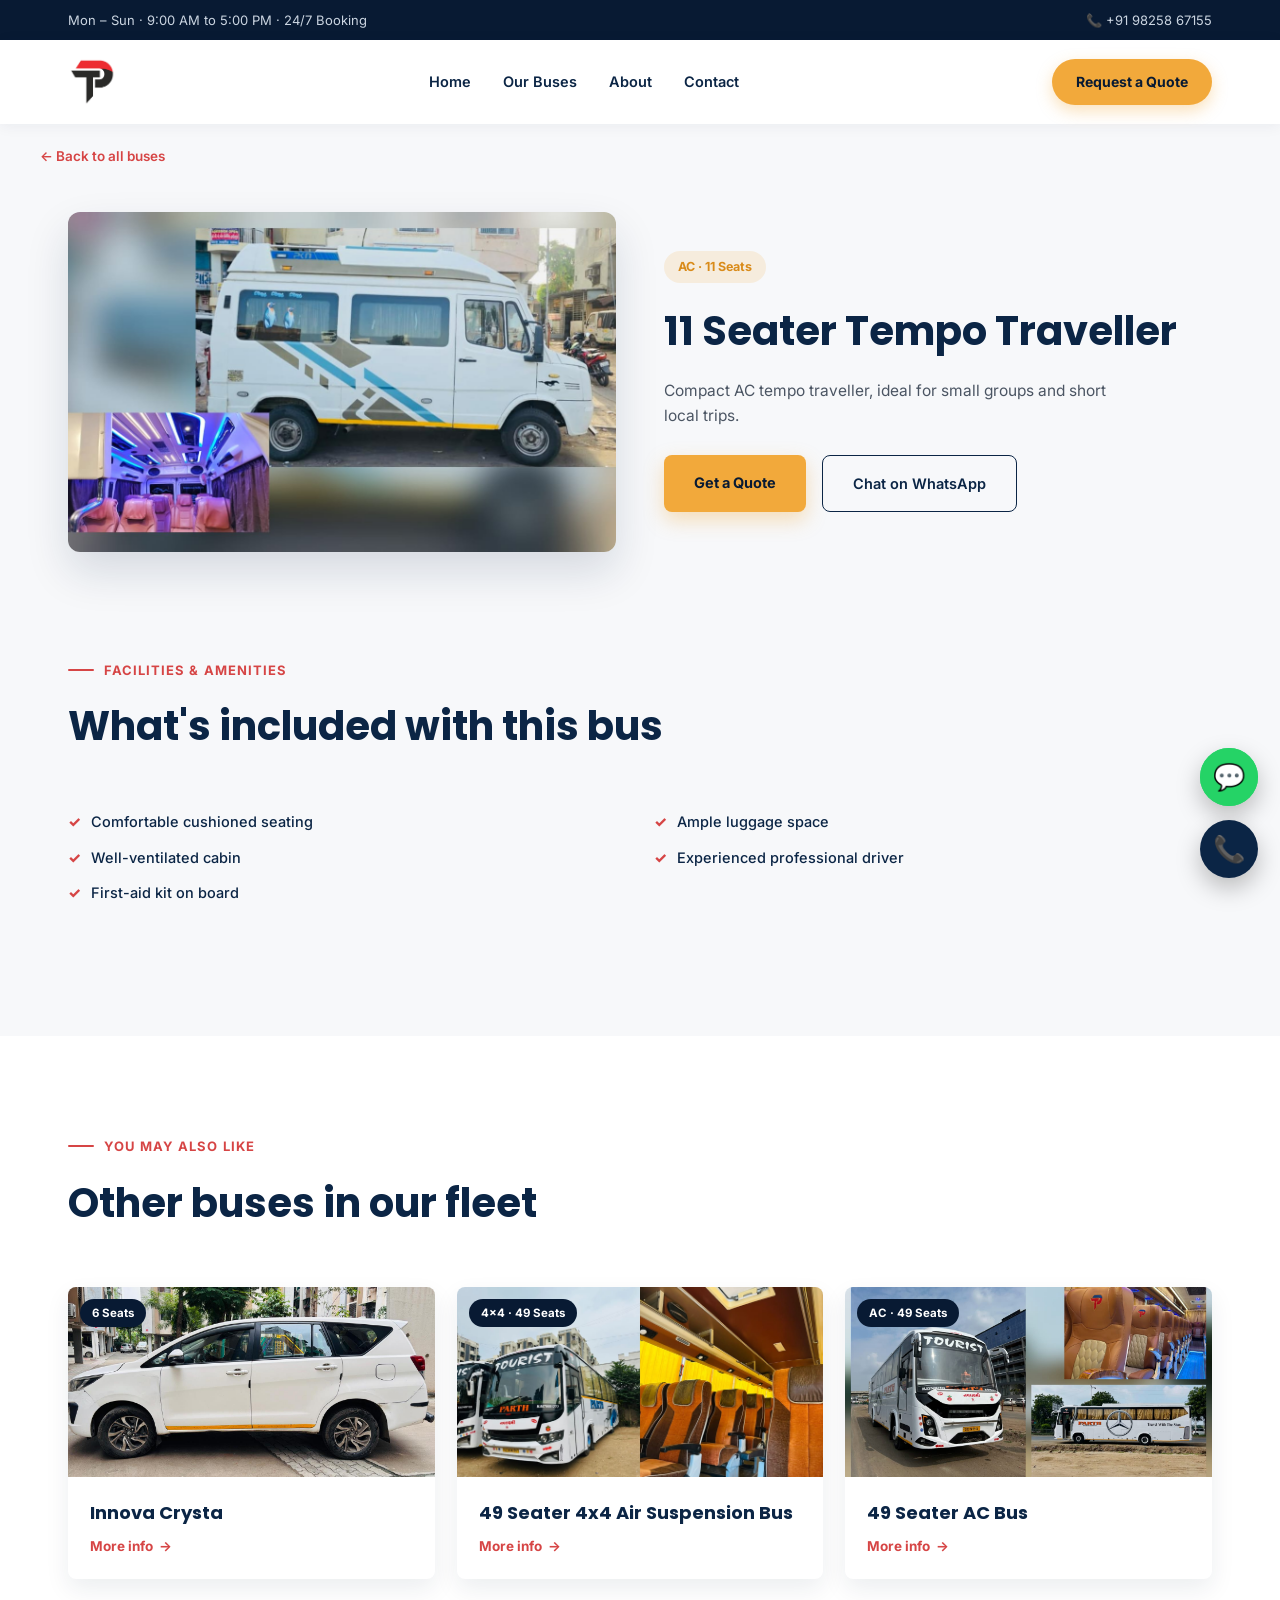
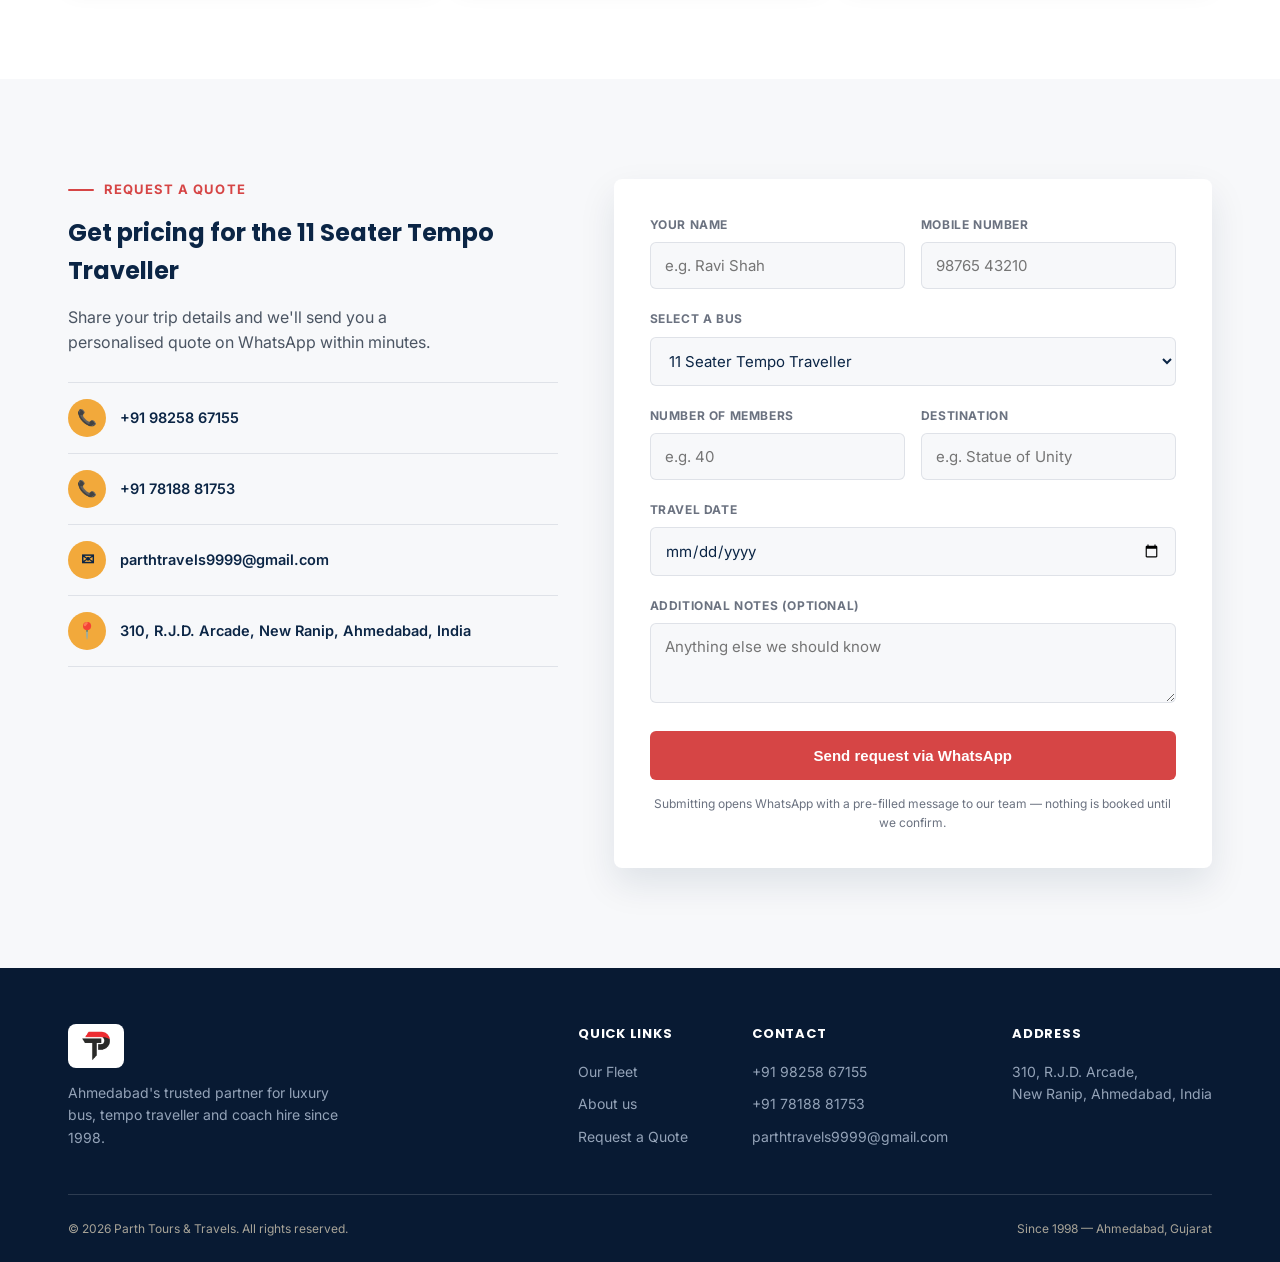
<file: buses/11-seater-tempo-traveller.html>
<!DOCTYPE html>
<html lang="en">
<head>
<meta charset="UTF-8">
<meta name="viewport" content="width=device-width, initial-scale=1.0">
<link rel="icon" type="image/jpeg" href="../images/Parth Travels Logo_page-0001.jpg">
<title>11 Seater Tempo Traveller — Parth Tours & Travels</title>
<meta name="description" content="11 Seater Tempo Traveller hire in Ahmedabad — a compact, affordable option for small groups and short trips.">
<link rel="preconnect" href="https://fonts.googleapis.com">
<link rel="preconnect" href="https://fonts.gstatic.com" crossorigin>
<link href="https://fonts.googleapis.com/css2?family=Poppins:wght@400;500;600;700;800&family=Inter:wght@400;500;600&display=swap" rel="stylesheet">
<link rel="stylesheet" href="../style.css">
</head>
<body>

<div class="topbar">
  <div class="wrap">
    <span>Mon – Sun · 9:00 AM to 5:00 PM · 24/7 Booking</span>
    <div class="tb-right">
      <a href="tel:+919825867155">📞 +91 98258 67155</a>
    </div>
  </div>
</div>

<header>
  <nav class="wrap">
    <a href="../index.html" class="brand">
      <img src="../images/Parth Travels Logo_page-0001.jpg" alt="Parth Tours and Travels logo">
    </a>
    <div class="nav-links" id="navLinks">
      <a href="../index.html">Home</a>
      <a href="../index.html#buses">Our Buses</a>
      <a href="../index.html#about">About</a>
      <a href="../index.html#quote">Contact</a>
    </div>
    <a href="../index.html#quote" class="nav-cta">Request a Quote</a>
    <button class="nav-toggle" id="navToggle" aria-label="Toggle menu"><span></span><span></span><span></span></button>
  </nav>
</header>

<div class="wrap breadcrumb">
  <a href="../index.html#buses">← Back to all buses</a>
</div>

<section class="bus-hero">
  <div class="wrap bus-hero-grid">
    <div class="bus-hero-photo reveal">
      <img src="../images/11.jpeg" alt="11 Seater Tempo Traveller">
    </div>
    <div class="bus-hero-copy reveal d1">
      <span class="bus-tag">AC · 11 Seats</span>
      <h1>11 Seater Tempo Traveller</h1>
      <p>Compact AC tempo traveller, ideal for small groups and short local trips.</p>
      <div class="hero-actions">
        <a href="#quote" class="btn-amber">Get a Quote</a>
        <a href="https://wa.me/919825867155" target="_blank" class="btn-outline dark">Chat on WhatsApp</a>
      </div>
    </div>
  </div>
</section>

<section>
  <div class="wrap">
    <div class="section-head reveal">
      <div class="eyebrow">Facilities & Amenities</div>
      <h2>What's included with this bus</h2>
    </div>
    <ul class="amenities-grid reveal d1">
      <li>Comfortable cushioned seating</li>
      <li>Ample luggage space</li>
      <li>Well-ventilated cabin</li>
      <li>Experienced professional driver</li>
      <li>First-aid kit on board</li>
    </ul>
  </div>
</section>

<section style="background:#fff;">
  <div class="wrap">
    <div class="section-head reveal">
      <div class="eyebrow">You may also like</div>
      <h2>Other buses in our fleet</h2>
    </div>
    <div class="related-grid">
      <div class="fleet-card reveal">
        <div class="fleet-img"><span class="fleet-badge">6 Seats</span><img src="../images/innova.jpeg" alt="Innova Crysta"></div>
        <div class="fleet-body">
          <h3>Innova Crysta</h3>
          <div class="fleet-actions">
            <a class="more" href="innova-crysta.html">More info <span class="arrow">→</span></a>
          </div>
        </div>
      </div>
      <div class="fleet-card reveal">
        <div class="fleet-img"><span class="fleet-badge">4x4 · 49 Seats</span><img src="../images/4x4.jpeg" alt="49 Seater 4x4 Air Suspension Bus"></div>
        <div class="fleet-body">
          <h3>49 Seater 4x4 Air Suspension Bus</h3>
          <div class="fleet-actions">
            <a class="more" href="49-seater-4x4-air-suspension-bus.html">More info <span class="arrow">→</span></a>
          </div>
        </div>
      </div>
      <div class="fleet-card reveal">
        <div class="fleet-img"><span class="fleet-badge">AC · 49 Seats</span><img src="../images/49 ac.jpeg" alt="49 Seater AC Bus"></div>
        <div class="fleet-body">
          <h3>49 Seater AC Bus</h3>
          <div class="fleet-actions">
            <a class="more" href="49-seater-ac-bus.html">More info <span class="arrow">→</span></a>
          </div>
        </div>
      </div>
    </div>
  </div>
</section>

<section id="quote">
  <div class="wrap inquiry-grid">
    <div class="inquiry-info reveal">
      <div class="eyebrow">Request a Quote</div>
      <h3>Get pricing for the 11 Seater Tempo Traveller</h3>
      <p>Share your trip details and we'll send you a personalised quote on WhatsApp within minutes.</p>
      <a class="contact-line" href="tel:+919825867155"><span class="ic">📞</span> +91 98258 67155</a>
      <a class="contact-line" href="tel:+917818881753"><span class="ic">📞</span> +91 78188 81753</a>
      <a class="contact-line" href="mailto:parthtravels9999@gmail.com"><span class="ic">✉</span> parthtravels9999@gmail.com</a>
      <a class="contact-line" href="https://www.google.com/maps/search/?api=1&query=310%2C+R.J.D.+Arcade%2C+New+Ranip%2C+Ahmedabad%2C+India" target="_blank" rel="noopener"><span class="ic">📍</span> 310, R.J.D. Arcade, New Ranip, Ahmedabad, India</a>
    </div>
    <form id="quoteForm" class="quote-form reveal d1">
      <div class="field-row">
        <div class="field">
          <label for="q_name">Your name</label>
          <input type="text" id="q_name" required placeholder="e.g. Ravi Shah">
        </div>
        <div class="field">
          <label for="q_mobile">Mobile number</label>
          <input type="tel" id="q_mobile" required placeholder="98765 43210">
        </div>
      </div>
      <div class="field">
        <label for="q_vehicle">Select a bus</label>
        <select id="q_vehicle" required>
          <option value="" disabled>Choose a vehicle</option>
          <option>49 Seater 4x4 Air Suspension Bus</option>
          <option>49 Seater AC Bus</option>
          <option>37 Seater AC Bus</option>
          <option>33 Seater AC Bus</option>
          <option>56 Seater AC/Non-AC Bus</option>
          <option>Urbania</option>
          <option>17 Seater Tempo Traveller</option>
          <option>14 Seater Tempo Traveller</option>
          <option selected>11 Seater Tempo Traveller</option>
          <option>Innova Crysta</option>
        </select>
      </div>
      <div class="field-row">
        <div class="field">
          <label for="q_members">Number of members</label>
          <input type="number" id="q_members" min="1" placeholder="e.g. 40">
        </div>
        <div class="field">
          <label for="q_destination">Destination</label>
          <input type="text" id="q_destination" required placeholder="e.g. Statue of Unity">
        </div>
      </div>
      <div class="field">
        <label for="q_date">Travel date</label>
        <input type="date" id="q_date" required>
      </div>
      <div class="field">
        <label for="q_notes">Additional notes (optional)</label>
        <textarea id="q_notes" placeholder="Anything else we should know"></textarea>
      </div>
      <button type="submit" class="submit-btn">Send request via WhatsApp</button>
      <p class="form-note">Submitting opens WhatsApp with a pre-filled message to our team — nothing is booked until we confirm.</p>
    </form>
  </div>
</section>

<footer>
  <div class="wrap">
    <div class="footer-grid">
      <div class="footer-brand">
        <img src="../images/Parth Travels Logo_page-0001.jpg" alt="Parth Tours and Travels logo" style="background:#fff; padding:6px 12px; border-radius:8px;">
        <p>Ahmedabad's trusted partner for luxury bus, tempo traveller and coach hire since 1998.</p>
      </div>
      <div class="footer-cols">
        <div>
          <h4>Quick Links</h4>
          <a href="../index.html#buses">Our Fleet</a>
          <a href="../index.html#about">About us</a>
          <a href="../index.html#quote">Request a Quote</a>
        </div>
        <div>
          <h4>Contact</h4>
          <p>+91 98258 67155</p>
          <p>+91 78188 81753</p>
          <p><a href="mailto:parthtravels9999@gmail.com">parthtravels9999@gmail.com</a></p>
        </div>
        <div>
          <h4>Address</h4>
          <p><a href="https://www.google.com/maps/search/?api=1&query=310%2C+R.J.D.+Arcade%2C+New+Ranip%2C+Ahmedabad%2C+India" target="_blank" rel="noopener">310, R.J.D. Arcade,<br>New Ranip, Ahmedabad, India</a></p>
        </div>
      </div>
    </div>
    <div class="footer-bottom">
      <span>© <span id="year"></span> Parth Tours & Travels. All rights reserved.</span>
      <span>Since 1998 — Ahmedabad, Gujarat</span>
    </div>
  </div>
</footer>

<div class="float-actions">
  <a class="float-btn wa" id="floatWa" href="#" target="_blank" aria-label="WhatsApp us">💬</a>
  <a class="float-btn call" href="tel:+919825867155" aria-label="Call us">📞</a>
</div>

<div id="toast"></div>

<script src="../script.js"></script>
</body>
</html>
</file>
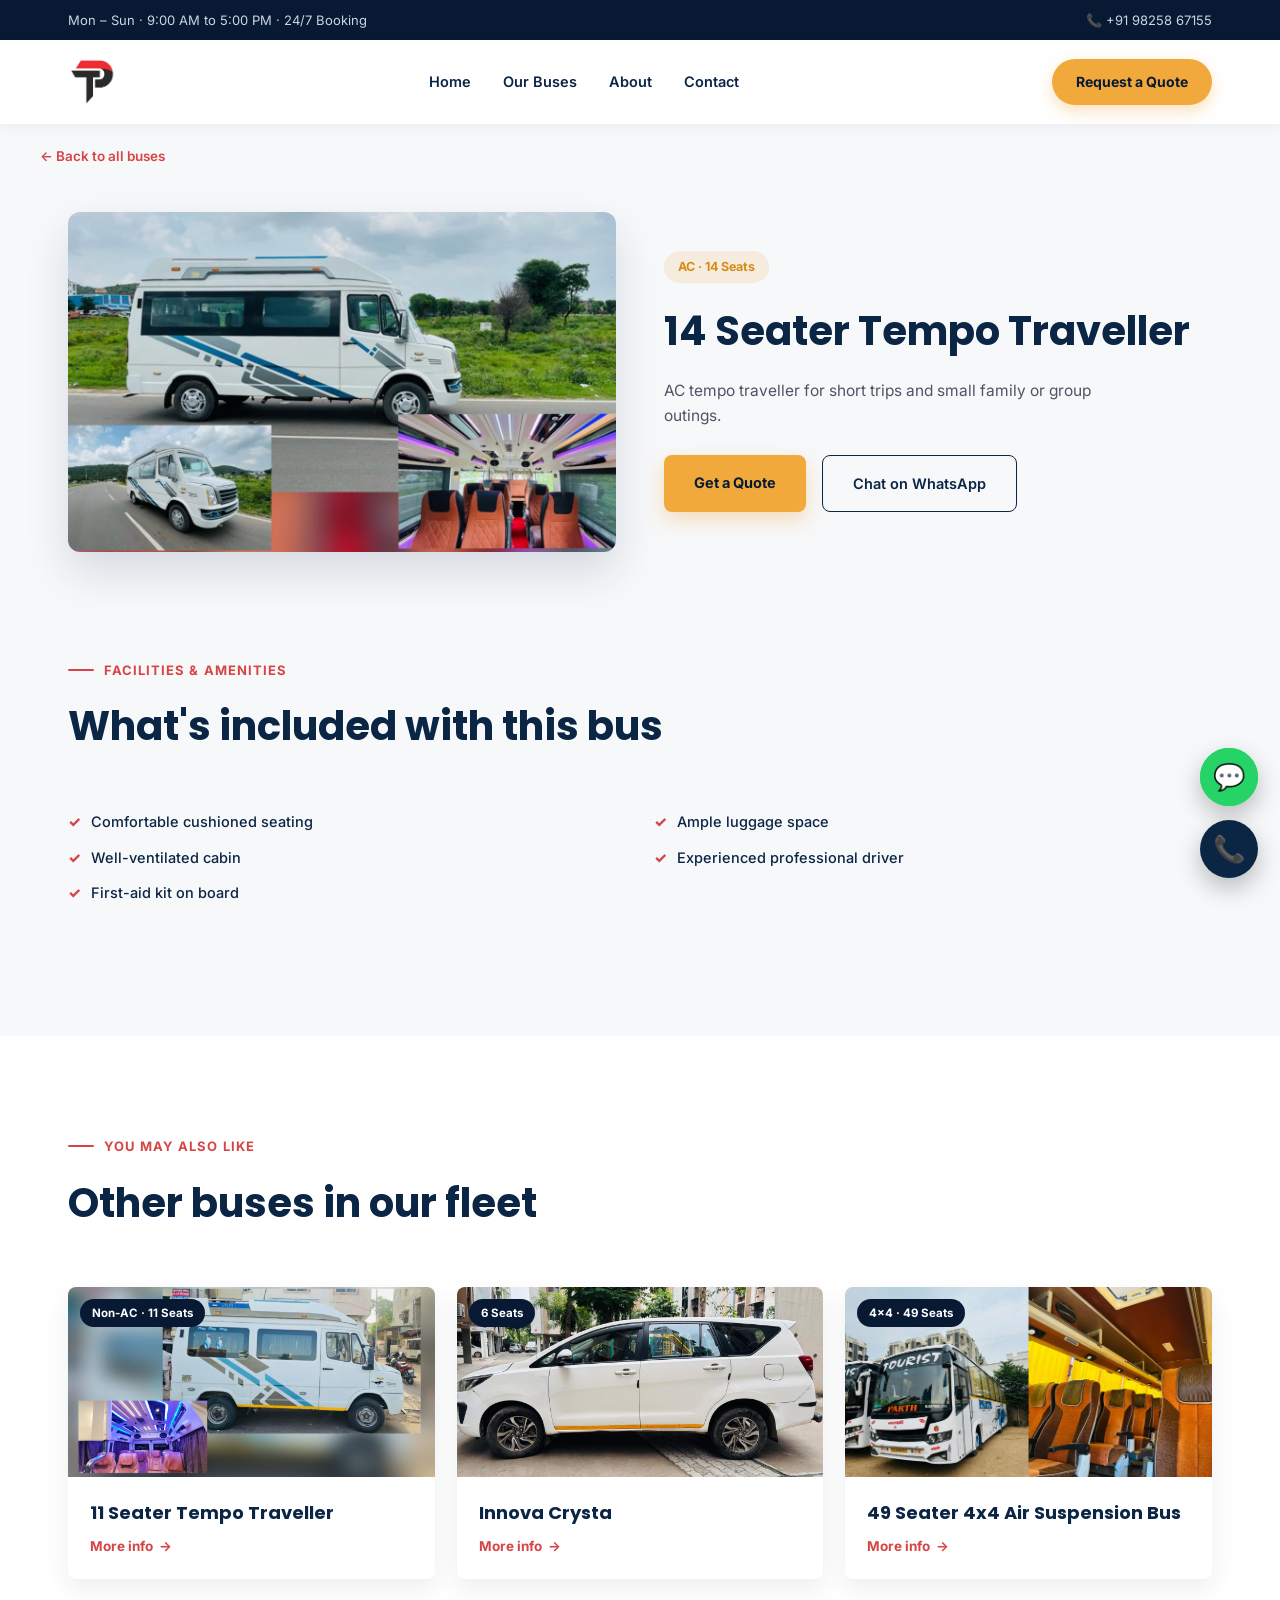
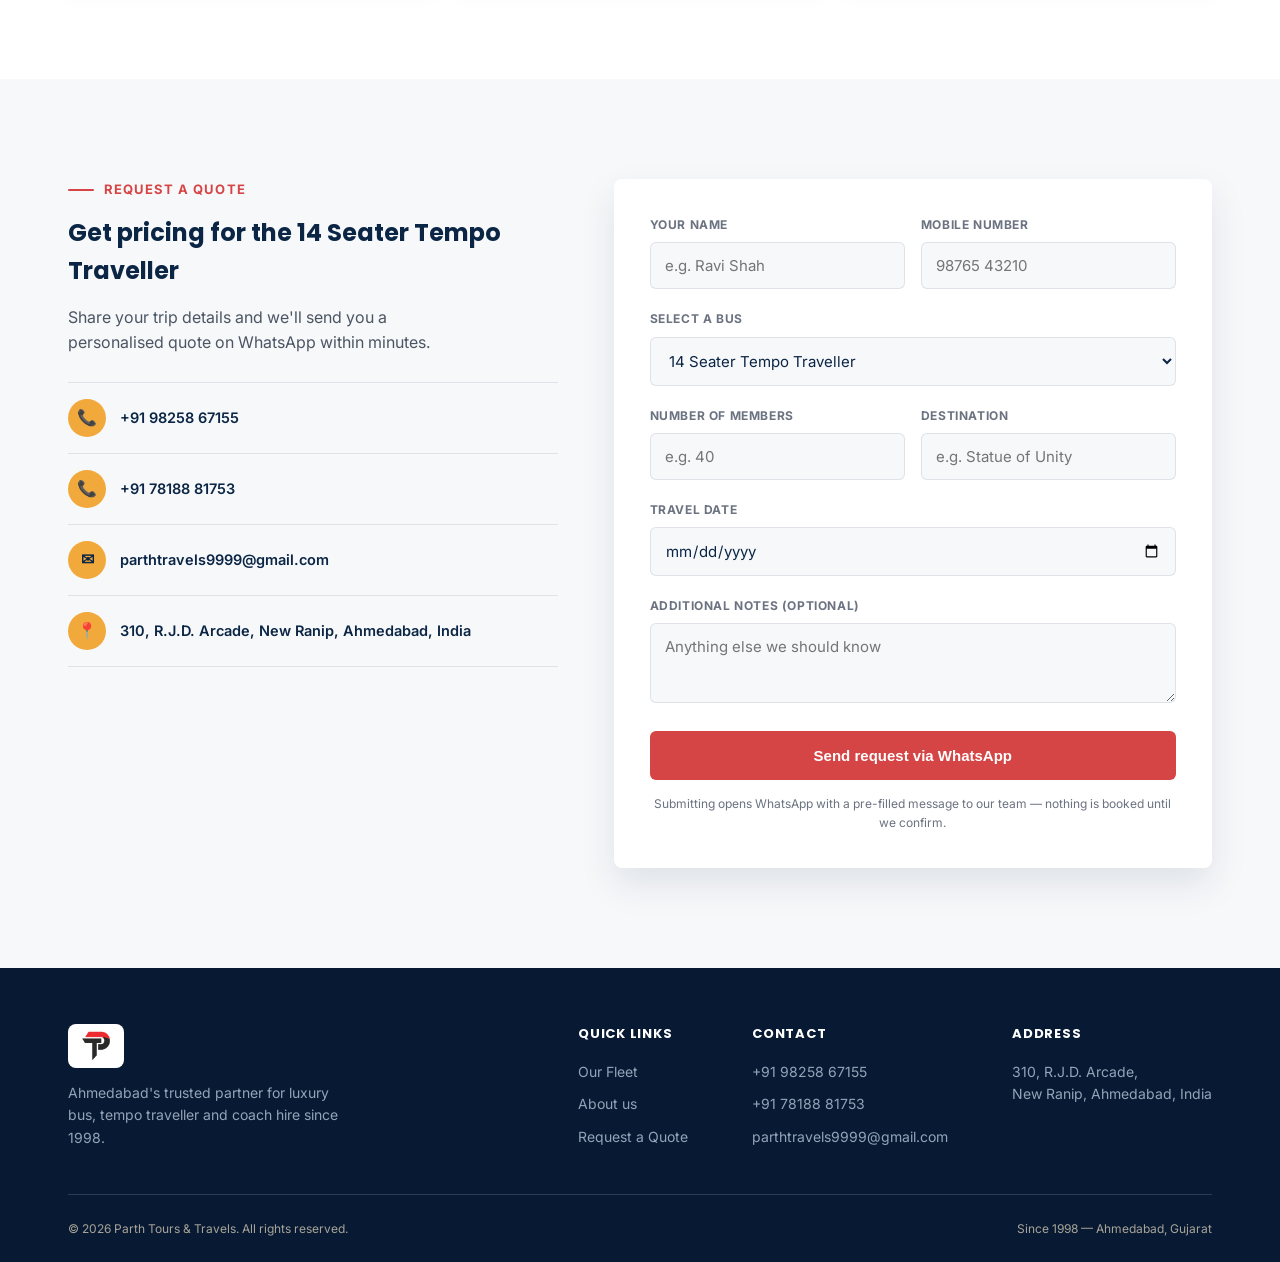
<file: buses/14-seater-tempo-traveller.html>
<!DOCTYPE html>
<html lang="en">
<head>
<meta charset="UTF-8">
<meta name="viewport" content="width=device-width, initial-scale=1.0">
<link rel="icon" type="image/jpeg" href="../images/Parth Travels Logo_page-0001.jpg">
<title>14 Seater Tempo Traveller — Parth Tours & Travels</title>
<meta name="description" content="14 Seater Tempo Traveller hire in Ahmedabad — a comfortable AC option for small family and group outings.">
<link rel="preconnect" href="https://fonts.googleapis.com">
<link rel="preconnect" href="https://fonts.gstatic.com" crossorigin>
<link href="https://fonts.googleapis.com/css2?family=Poppins:wght@400;500;600;700;800&family=Inter:wght@400;500;600&display=swap" rel="stylesheet">
<link rel="stylesheet" href="../style.css">
</head>
<body>

<div class="topbar">
  <div class="wrap">
    <span>Mon – Sun · 9:00 AM to 5:00 PM · 24/7 Booking</span>
    <div class="tb-right">
      <a href="tel:+919825867155">📞 +91 98258 67155</a>
    </div>
  </div>
</div>

<header>
  <nav class="wrap">
    <a href="../index.html" class="brand">
      <img src="../images/Parth Travels Logo_page-0001.jpg" alt="Parth Tours and Travels logo">
    </a>
    <div class="nav-links" id="navLinks">
      <a href="../index.html">Home</a>
      <a href="../index.html#buses">Our Buses</a>
      <a href="../index.html#about">About</a>
      <a href="../index.html#quote">Contact</a>
    </div>
    <a href="../index.html#quote" class="nav-cta">Request a Quote</a>
    <button class="nav-toggle" id="navToggle" aria-label="Toggle menu"><span></span><span></span><span></span></button>
  </nav>
</header>

<div class="wrap breadcrumb">
  <a href="../index.html#buses">← Back to all buses</a>
</div>

<section class="bus-hero">
  <div class="wrap bus-hero-grid">
    <div class="bus-hero-photo reveal">
      <img src="../images/14.jpeg" alt="14 Seater Tempo Traveller">
    </div>
    <div class="bus-hero-copy reveal d1">
      <span class="bus-tag">AC · 14 Seats</span>
      <h1>14 Seater Tempo Traveller</h1>
      <p>AC tempo traveller for short trips and small family or group outings.</p>
      <div class="hero-actions">
        <a href="#quote" class="btn-amber">Get a Quote</a>
        <a href="https://wa.me/919825867155" target="_blank" class="btn-outline dark">Chat on WhatsApp</a>
      </div>
    </div>
  </div>
</section>

<section>
  <div class="wrap">
    <div class="section-head reveal">
      <div class="eyebrow">Facilities & Amenities</div>
      <h2>What's included with this bus</h2>
    </div>
    <ul class="amenities-grid reveal d1">
      <li>Comfortable cushioned seating</li>
      <li>Ample luggage space</li>
      <li>Well-ventilated cabin</li>
      <li>Experienced professional driver</li>
      <li>First-aid kit on board</li>
    </ul>
  </div>
</section>

<section style="background:#fff;">
  <div class="wrap">
    <div class="section-head reveal">
      <div class="eyebrow">You may also like</div>
      <h2>Other buses in our fleet</h2>
    </div>
    <div class="related-grid">
      <div class="fleet-card reveal">
        <div class="fleet-img"><span class="fleet-badge">Non-AC · 11 Seats</span><img src="../images/11.jpeg" alt="11 Seater Tempo Traveller"></div>
        <div class="fleet-body">
          <h3>11 Seater Tempo Traveller</h3>
          <div class="fleet-actions">
            <a class="more" href="11-seater-tempo-traveller.html">More info <span class="arrow">→</span></a>
          </div>
        </div>
      </div>
      <div class="fleet-card reveal">
        <div class="fleet-img"><span class="fleet-badge">6 Seats</span><img src="../images/innova.jpeg" alt="Innova Crysta"></div>
        <div class="fleet-body">
          <h3>Innova Crysta</h3>
          <div class="fleet-actions">
            <a class="more" href="innova-crysta.html">More info <span class="arrow">→</span></a>
          </div>
        </div>
      </div>
      <div class="fleet-card reveal">
        <div class="fleet-img"><span class="fleet-badge">4x4 · 49 Seats</span><img src="../images/4x4.jpeg" alt="49 Seater 4x4 Air Suspension Bus"></div>
        <div class="fleet-body">
          <h3>49 Seater 4x4 Air Suspension Bus</h3>
          <div class="fleet-actions">
            <a class="more" href="49-seater-4x4-air-suspension-bus.html">More info <span class="arrow">→</span></a>
          </div>
        </div>
      </div>
    </div>
  </div>
</section>

<section id="quote">
  <div class="wrap inquiry-grid">
    <div class="inquiry-info reveal">
      <div class="eyebrow">Request a Quote</div>
      <h3>Get pricing for the 14 Seater Tempo Traveller</h3>
      <p>Share your trip details and we'll send you a personalised quote on WhatsApp within minutes.</p>
      <a class="contact-line" href="tel:+919825867155"><span class="ic">📞</span> +91 98258 67155</a>
      <a class="contact-line" href="tel:+917818881753"><span class="ic">📞</span> +91 78188 81753</a>
      <a class="contact-line" href="mailto:parthtravels9999@gmail.com"><span class="ic">✉</span> parthtravels9999@gmail.com</a>
      <a class="contact-line" href="https://www.google.com/maps/search/?api=1&query=310%2C+R.J.D.+Arcade%2C+New+Ranip%2C+Ahmedabad%2C+India" target="_blank" rel="noopener"><span class="ic">📍</span> 310, R.J.D. Arcade, New Ranip, Ahmedabad, India</a>
    </div>
    <form id="quoteForm" class="quote-form reveal d1">
      <div class="field-row">
        <div class="field">
          <label for="q_name">Your name</label>
          <input type="text" id="q_name" required placeholder="e.g. Ravi Shah">
        </div>
        <div class="field">
          <label for="q_mobile">Mobile number</label>
          <input type="tel" id="q_mobile" required placeholder="98765 43210">
        </div>
      </div>
      <div class="field">
        <label for="q_vehicle">Select a bus</label>
        <select id="q_vehicle" required>
          <option value="" disabled>Choose a vehicle</option>
          <option>49 Seater 4x4 Air Suspension Bus</option>
          <option>49 Seater AC Bus</option>
          <option>37 Seater AC Bus</option>
          <option>33 Seater AC Bus</option>
          <option>56 Seater AC/Non-AC Bus</option>
          <option>Urbania</option>
          <option>17 Seater Tempo Traveller</option>
          <option selected>14 Seater Tempo Traveller</option>
          <option>11 Seater Tempo Traveller</option>
          <option>Innova Crysta</option>
        </select>
      </div>
      <div class="field-row">
        <div class="field">
          <label for="q_members">Number of members</label>
          <input type="number" id="q_members" min="1" placeholder="e.g. 40">
        </div>
        <div class="field">
          <label for="q_destination">Destination</label>
          <input type="text" id="q_destination" required placeholder="e.g. Statue of Unity">
        </div>
      </div>
      <div class="field">
        <label for="q_date">Travel date</label>
        <input type="date" id="q_date" required>
      </div>
      <div class="field">
        <label for="q_notes">Additional notes (optional)</label>
        <textarea id="q_notes" placeholder="Anything else we should know"></textarea>
      </div>
      <button type="submit" class="submit-btn">Send request via WhatsApp</button>
      <p class="form-note">Submitting opens WhatsApp with a pre-filled message to our team — nothing is booked until we confirm.</p>
    </form>
  </div>
</section>

<footer>
  <div class="wrap">
    <div class="footer-grid">
      <div class="footer-brand">
        <img src="../images/Parth Travels Logo_page-0001.jpg" alt="Parth Tours and Travels logo" style="background:#fff; padding:6px 12px; border-radius:8px;">
        <p>Ahmedabad's trusted partner for luxury bus, tempo traveller and coach hire since 1998.</p>
      </div>
      <div class="footer-cols">
        <div>
          <h4>Quick Links</h4>
          <a href="../index.html#buses">Our Fleet</a>
          <a href="../index.html#about">About us</a>
          <a href="../index.html#quote">Request a Quote</a>
        </div>
        <div>
          <h4>Contact</h4>
          <p>+91 98258 67155</p>
          <p>+91 78188 81753</p>
          <p><a href="mailto:parthtravels9999@gmail.com">parthtravels9999@gmail.com</a></p>
        </div>
        <div>
          <h4>Address</h4>
          <p><a href="https://www.google.com/maps/search/?api=1&query=310%2C+R.J.D.+Arcade%2C+New+Ranip%2C+Ahmedabad%2C+India" target="_blank" rel="noopener">310, R.J.D. Arcade,<br>New Ranip, Ahmedabad, India</a></p>
        </div>
      </div>
    </div>
    <div class="footer-bottom">
      <span>© <span id="year"></span> Parth Tours & Travels. All rights reserved.</span>
      <span>Since 1998 — Ahmedabad, Gujarat</span>
    </div>
  </div>
</footer>

<div class="float-actions">
  <a class="float-btn wa" id="floatWa" href="#" target="_blank" aria-label="WhatsApp us">💬</a>
  <a class="float-btn call" href="tel:+919825867155" aria-label="Call us">📞</a>
</div>

<div id="toast"></div>

<script src="../script.js"></script>
</body>
</html>
</file>
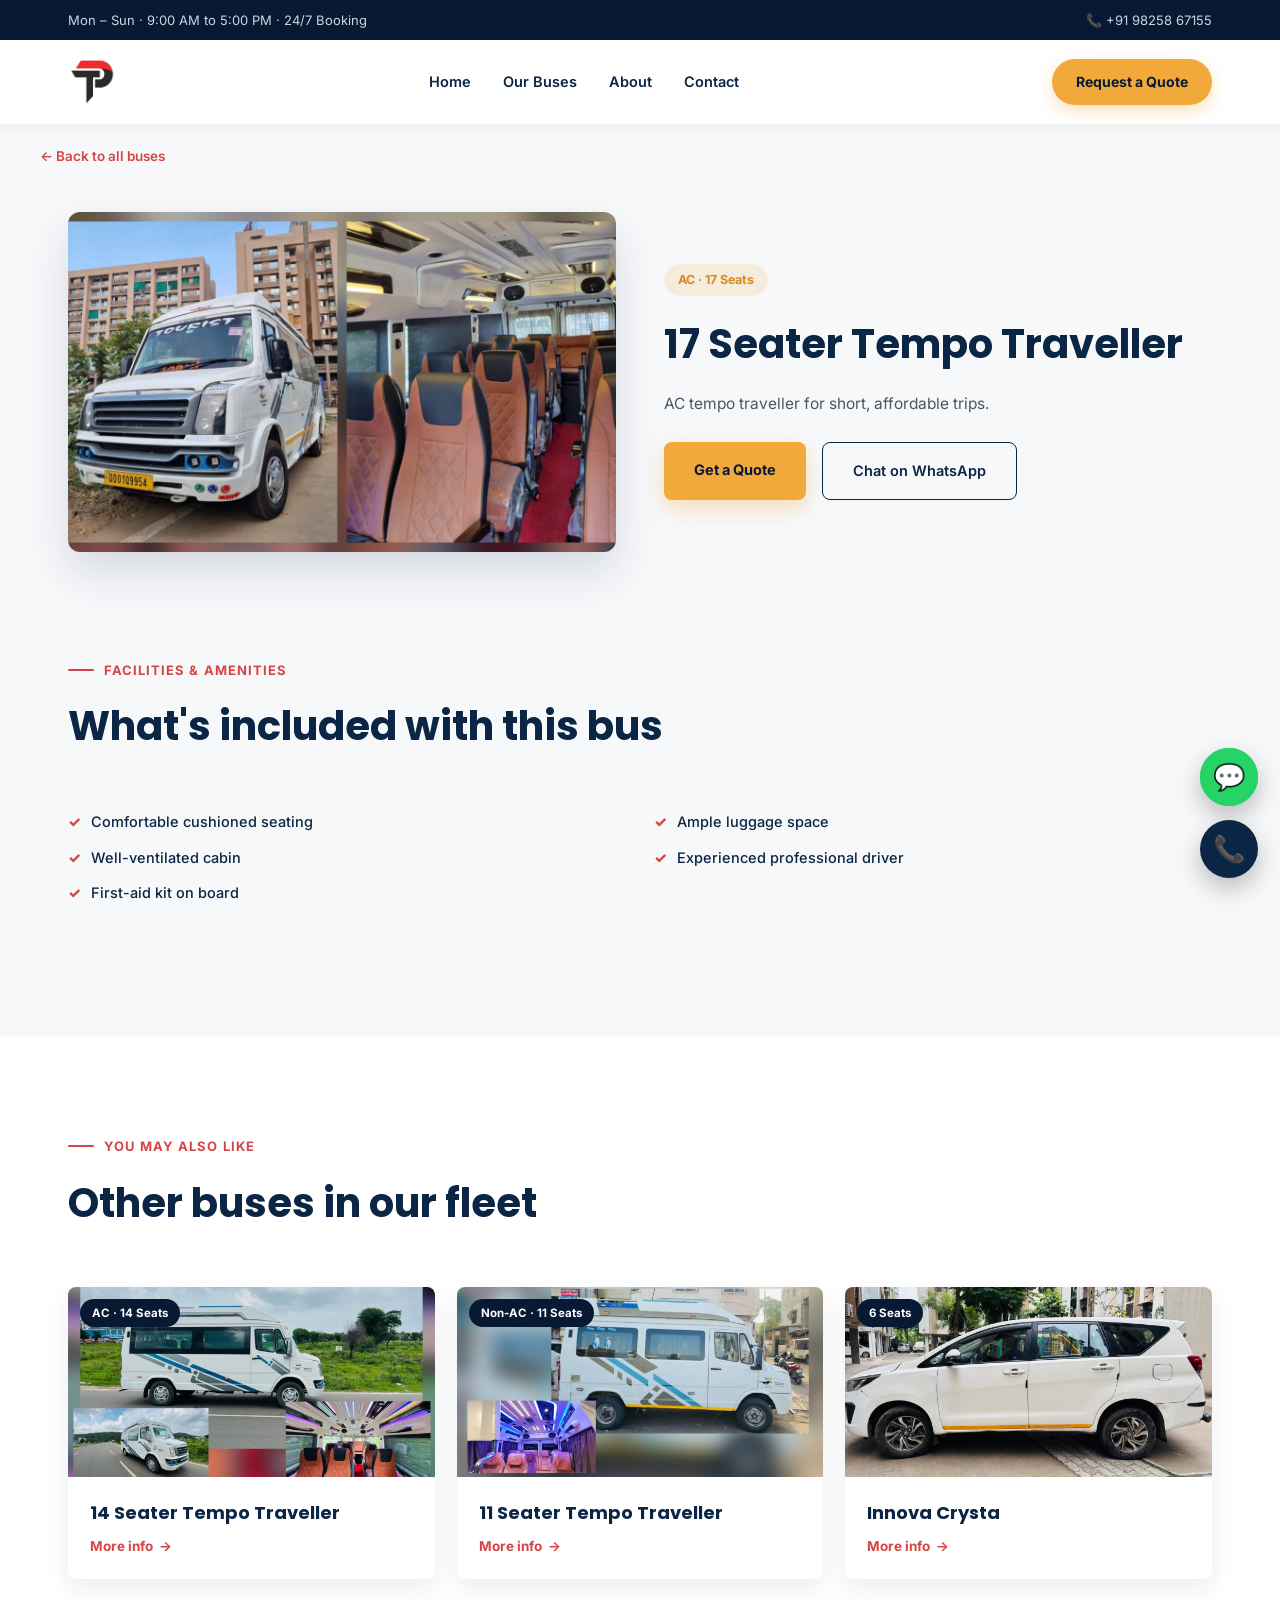
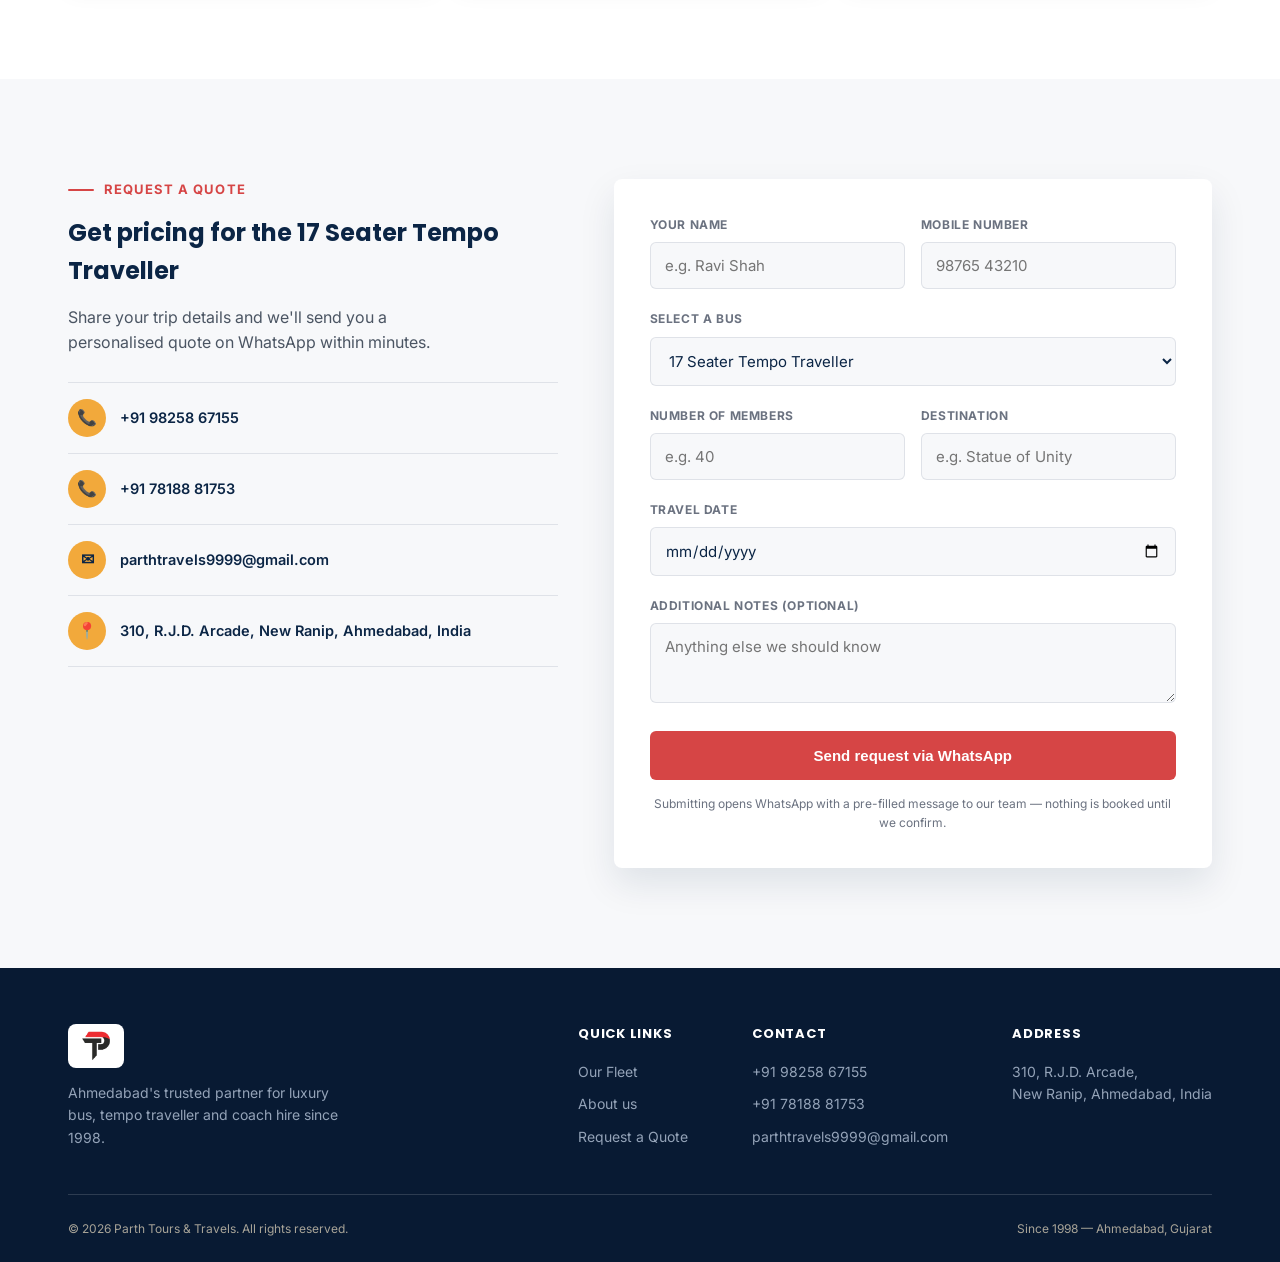
<file: buses/17-seater-tempo-traveller.html>
<!DOCTYPE html>
<html lang="en">
<head>
<meta charset="UTF-8">
<meta name="viewport" content="width=device-width, initial-scale=1.0">
<link rel="icon" type="image/jpeg" href="../images/Parth Travels Logo_page-0001.jpg">
<title>17 Seater Tempo Traveller — Parth Tours & Travels</title>
<meta name="description" content="17 Seater Tempo Traveller hire in Ahmedabad — affordable non-AC option for short family and group trips.">
<link rel="preconnect" href="https://fonts.googleapis.com">
<link rel="preconnect" href="https://fonts.gstatic.com" crossorigin>
<link href="https://fonts.googleapis.com/css2?family=Poppins:wght@400;500;600;700;800&family=Inter:wght@400;500;600&display=swap" rel="stylesheet">
<link rel="stylesheet" href="../style.css">
</head>
<body>

<div class="topbar">
  <div class="wrap">
    <span>Mon – Sun · 9:00 AM to 5:00 PM · 24/7 Booking</span>
    <div class="tb-right">
      <a href="tel:+919825867155">📞 +91 98258 67155</a>
    </div>
  </div>
</div>

<header>
  <nav class="wrap">
    <a href="../index.html" class="brand">
      <img src="../images/Parth Travels Logo_page-0001.jpg" alt="Parth Tours and Travels logo">
    </a>
    <div class="nav-links" id="navLinks">
      <a href="../index.html">Home</a>
      <a href="../index.html#buses">Our Buses</a>
      <a href="../index.html#about">About</a>
      <a href="../index.html#quote">Contact</a>
    </div>
    <a href="../index.html#quote" class="nav-cta">Request a Quote</a>
    <button class="nav-toggle" id="navToggle" aria-label="Toggle menu"><span></span><span></span><span></span></button>
  </nav>
</header>

<div class="wrap breadcrumb">
  <a href="../index.html#buses">← Back to all buses</a>
</div>

<section class="bus-hero">
  <div class="wrap bus-hero-grid">
    <div class="bus-hero-photo reveal">
      <img src="../images/17.jpeg" alt="17 Seater Tempo Traveller">
    </div>
    <div class="bus-hero-copy reveal d1">
      <span class="bus-tag">AC · 17 Seats</span>
      <h1>17 Seater Tempo Traveller</h1>
      <p>AC tempo traveller for short, affordable trips.</p>
      <div class="hero-actions">
        <a href="#quote" class="btn-amber">Get a Quote</a>
        <a href="https://wa.me/919825867155" target="_blank" class="btn-outline dark">Chat on WhatsApp</a>
      </div>
    </div>
  </div>
</section>

<section>
  <div class="wrap">
    <div class="section-head reveal">
      <div class="eyebrow">Facilities & Amenities</div>
      <h2>What's included with this bus</h2>
    </div>
    <ul class="amenities-grid reveal d1">
      <li>Comfortable cushioned seating</li>
      <li>Ample luggage space</li>
      <li>Well-ventilated cabin</li>
      <li>Experienced professional driver</li>
      <li>First-aid kit on board</li>
    </ul>
  </div>
</section>

<section style="background:#fff;">
  <div class="wrap">
    <div class="section-head reveal">
      <div class="eyebrow">You may also like</div>
      <h2>Other buses in our fleet</h2>
    </div>
    <div class="related-grid">
      <div class="fleet-card reveal">
        <div class="fleet-img"><span class="fleet-badge">AC · 14 Seats</span><img src="../images/14.jpeg" alt="14 Seater Tempo Traveller"></div>
        <div class="fleet-body">
          <h3>14 Seater Tempo Traveller</h3>
          <div class="fleet-actions">
            <a class="more" href="14-seater-tempo-traveller.html">More info <span class="arrow">→</span></a>
          </div>
        </div>
      </div>
      <div class="fleet-card reveal">
        <div class="fleet-img"><span class="fleet-badge">Non-AC · 11 Seats</span><img src="../images/11.jpeg" alt="11 Seater Tempo Traveller"></div>
        <div class="fleet-body">
          <h3>11 Seater Tempo Traveller</h3>
          <div class="fleet-actions">
            <a class="more" href="11-seater-tempo-traveller.html">More info <span class="arrow">→</span></a>
          </div>
        </div>
      </div>
      <div class="fleet-card reveal">
        <div class="fleet-img"><span class="fleet-badge">6 Seats</span><img src="../images/innova.jpeg" alt="Innova Crysta"></div>
        <div class="fleet-body">
          <h3>Innova Crysta</h3>
          <div class="fleet-actions">
            <a class="more" href="innova-crysta.html">More info <span class="arrow">→</span></a>
          </div>
        </div>
      </div>
    </div>
  </div>
</section>

<section id="quote">
  <div class="wrap inquiry-grid">
    <div class="inquiry-info reveal">
      <div class="eyebrow">Request a Quote</div>
      <h3>Get pricing for the 17 Seater Tempo Traveller</h3>
      <p>Share your trip details and we'll send you a personalised quote on WhatsApp within minutes.</p>
      <a class="contact-line" href="tel:+919825867155"><span class="ic">📞</span> +91 98258 67155</a>
      <a class="contact-line" href="tel:+917818881753"><span class="ic">📞</span> +91 78188 81753</a>
      <a class="contact-line" href="mailto:parthtravels9999@gmail.com"><span class="ic">✉</span> parthtravels9999@gmail.com</a>
      <a class="contact-line" href="https://www.google.com/maps/search/?api=1&query=310%2C+R.J.D.+Arcade%2C+New+Ranip%2C+Ahmedabad%2C+India" target="_blank" rel="noopener"><span class="ic">📍</span> 310, R.J.D. Arcade, New Ranip, Ahmedabad, India</a>
    </div>
    <form id="quoteForm" class="quote-form reveal d1">
      <div class="field-row">
        <div class="field">
          <label for="q_name">Your name</label>
          <input type="text" id="q_name" required placeholder="e.g. Ravi Shah">
        </div>
        <div class="field">
          <label for="q_mobile">Mobile number</label>
          <input type="tel" id="q_mobile" required placeholder="98765 43210">
        </div>
      </div>
      <div class="field">
        <label for="q_vehicle">Select a bus</label>
        <select id="q_vehicle" required>
          <option value="" disabled>Choose a vehicle</option>
          <option>49 Seater 4x4 Air Suspension Bus</option>
          <option>49 Seater AC Bus</option>
          <option>37 Seater AC Bus</option>
          <option>33 Seater AC Bus</option>
          <option>56 Seater AC/Non-AC Bus</option>
          <option>Urbania</option>
          <option selected>17 Seater Tempo Traveller</option>
          <option>14 Seater Tempo Traveller</option>
          <option>11 Seater Tempo Traveller</option>
          <option>Innova Crysta</option>
        </select>
      </div>
      <div class="field-row">
        <div class="field">
          <label for="q_members">Number of members</label>
          <input type="number" id="q_members" min="1" placeholder="e.g. 40">
        </div>
        <div class="field">
          <label for="q_destination">Destination</label>
          <input type="text" id="q_destination" required placeholder="e.g. Statue of Unity">
        </div>
      </div>
      <div class="field">
        <label for="q_date">Travel date</label>
        <input type="date" id="q_date" required>
      </div>
      <div class="field">
        <label for="q_notes">Additional notes (optional)</label>
        <textarea id="q_notes" placeholder="Anything else we should know"></textarea>
      </div>
      <button type="submit" class="submit-btn">Send request via WhatsApp</button>
      <p class="form-note">Submitting opens WhatsApp with a pre-filled message to our team — nothing is booked until we confirm.</p>
    </form>
  </div>
</section>

<footer>
  <div class="wrap">
    <div class="footer-grid">
      <div class="footer-brand">
        <img src="../images/Parth Travels Logo_page-0001.jpg" alt="Parth Tours and Travels logo" style="background:#fff; padding:6px 12px; border-radius:8px;">
        <p>Ahmedabad's trusted partner for luxury bus, tempo traveller and coach hire since 1998.</p>
      </div>
      <div class="footer-cols">
        <div>
          <h4>Quick Links</h4>
          <a href="../index.html#buses">Our Fleet</a>
          <a href="../index.html#about">About us</a>
          <a href="../index.html#quote">Request a Quote</a>
        </div>
        <div>
          <h4>Contact</h4>
          <p>+91 98258 67155</p>
          <p>+91 78188 81753</p>
          <p><a href="mailto:parthtravels9999@gmail.com">parthtravels9999@gmail.com</a></p>
        </div>
        <div>
          <h4>Address</h4>
          <p><a href="https://www.google.com/maps/search/?api=1&query=310%2C+R.J.D.+Arcade%2C+New+Ranip%2C+Ahmedabad%2C+India" target="_blank" rel="noopener">310, R.J.D. Arcade,<br>New Ranip, Ahmedabad, India</a></p>
        </div>
      </div>
    </div>
    <div class="footer-bottom">
      <span>© <span id="year"></span> Parth Tours & Travels. All rights reserved.</span>
      <span>Since 1998 — Ahmedabad, Gujarat</span>
    </div>
  </div>
</footer>

<div class="float-actions">
  <a class="float-btn wa" id="floatWa" href="#" target="_blank" aria-label="WhatsApp us">💬</a>
  <a class="float-btn call" href="tel:+919825867155" aria-label="Call us">📞</a>
</div>

<div id="toast"></div>

<script src="../script.js"></script>
</body>
</html>
</file>
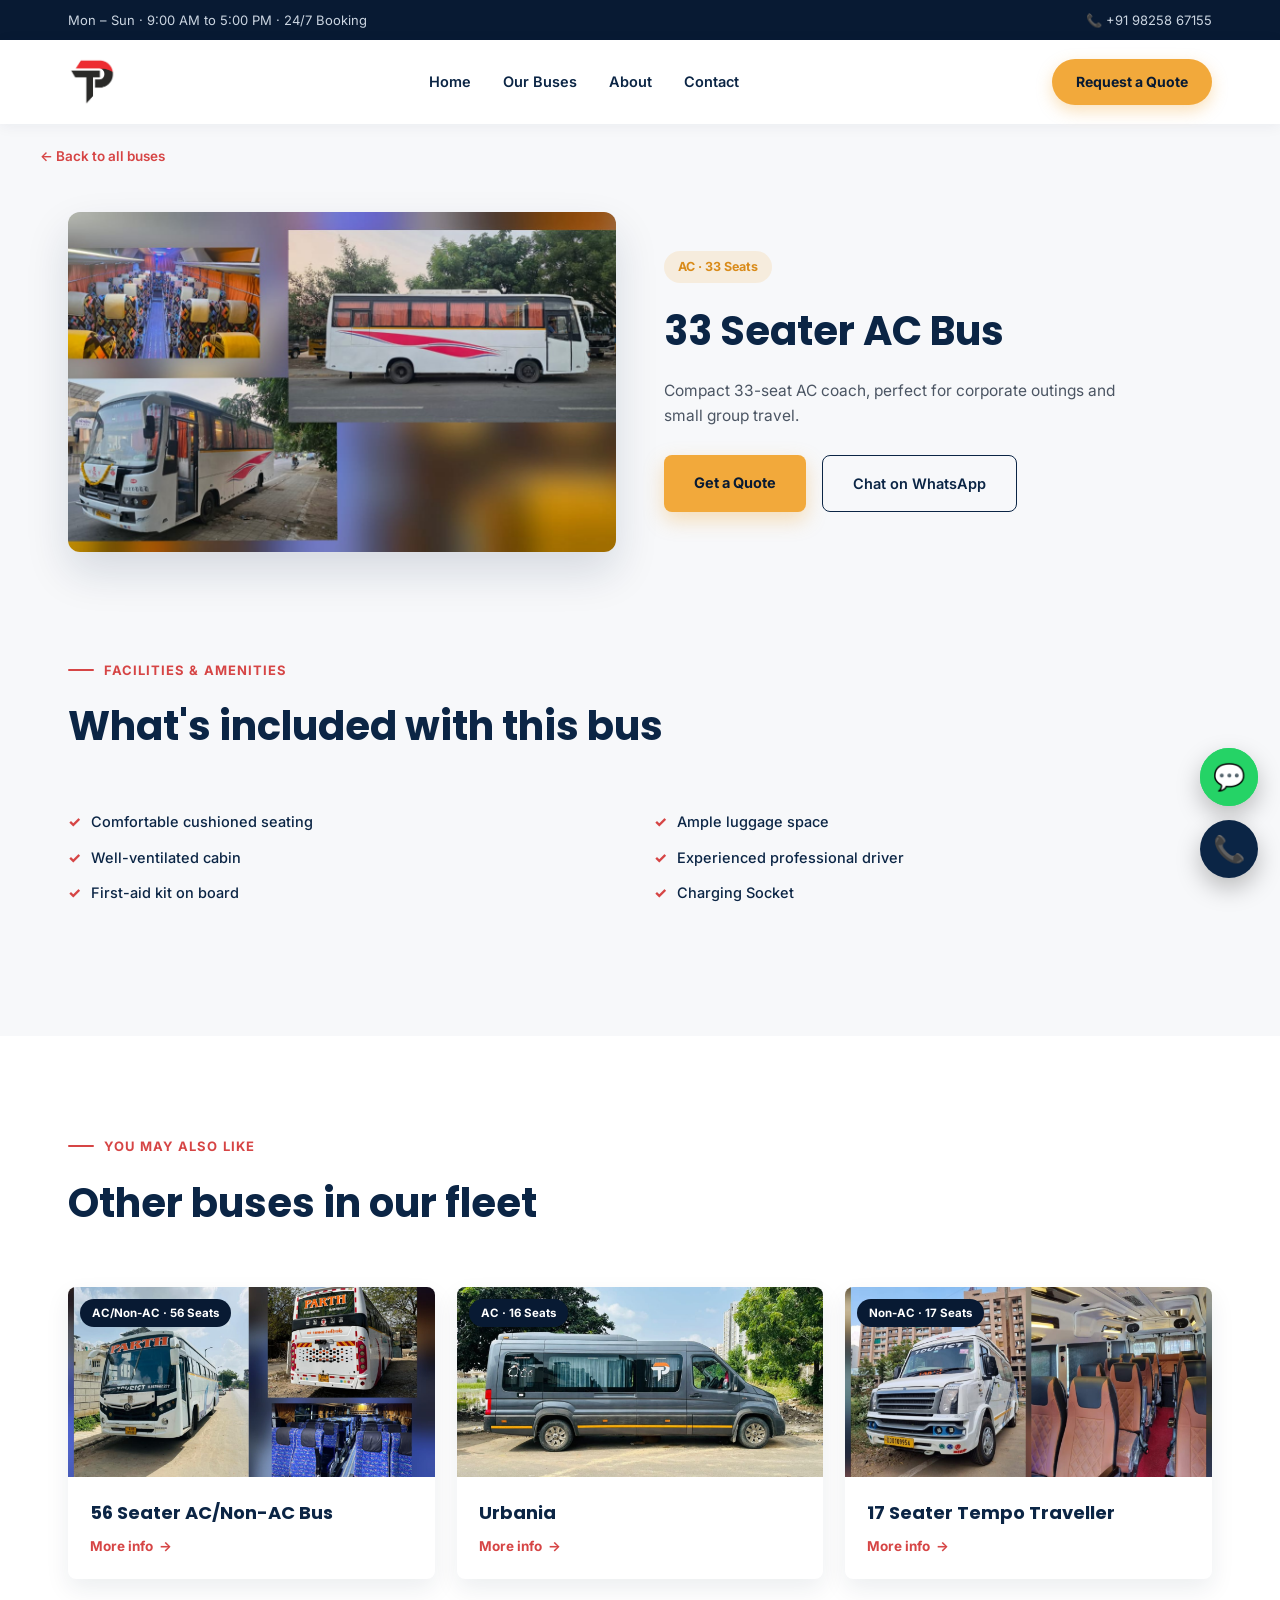
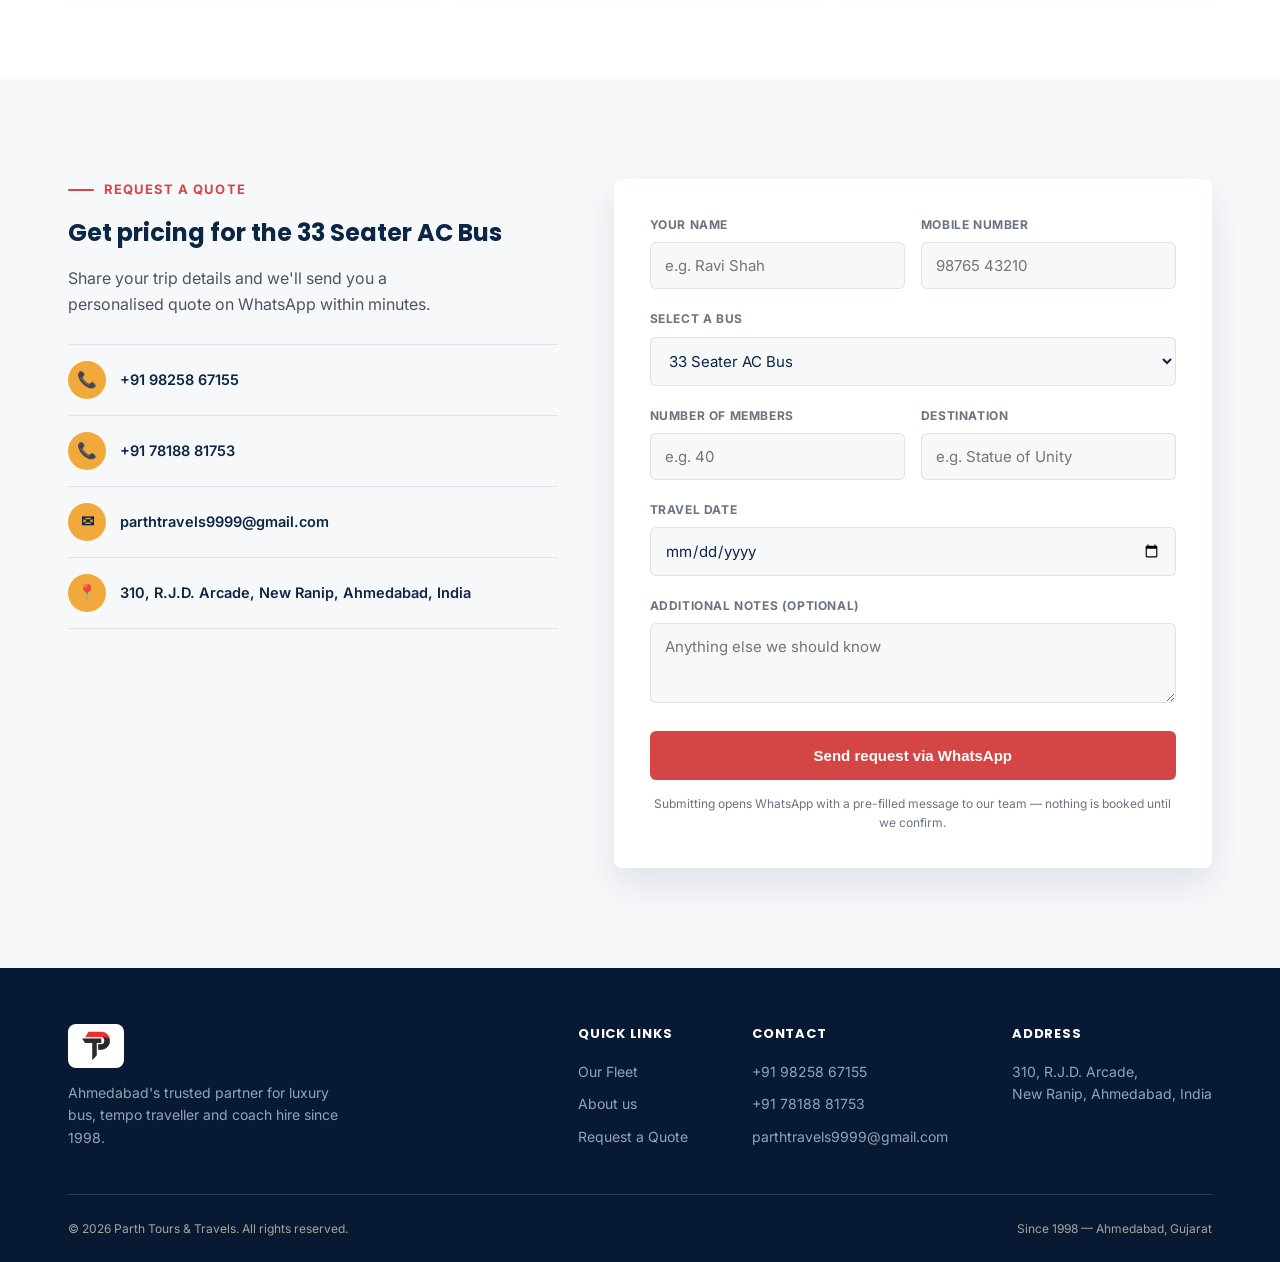
<file: buses/33-seater-ac-bus.html>
<!DOCTYPE html>
<html lang="en">
<head>
<meta charset="UTF-8">
<meta name="viewport" content="width=device-width, initial-scale=1.0">
<link rel="icon" type="image/jpeg" href="../images/Parth Travels Logo_page-0001.jpg">
<title>33 Seater AC Bus — Parth Tours & Travels</title>
<meta name="description" content="33 Seater AC Bus hire in Ahmedabad — a compact, modern coach ideal for corporate groups.">
<link rel="preconnect" href="https://fonts.googleapis.com">
<link rel="preconnect" href="https://fonts.gstatic.com" crossorigin>
<link href="https://fonts.googleapis.com/css2?family=Poppins:wght@400;500;600;700;800&family=Inter:wght@400;500;600&display=swap" rel="stylesheet">
<link rel="stylesheet" href="../style.css">
</head>
<body>

<div class="topbar">
  <div class="wrap">
    <span>Mon – Sun · 9:00 AM to 5:00 PM · 24/7 Booking</span>
    <div class="tb-right">
      <a href="tel:+919825867155">📞 +91 98258 67155</a>
    </div>
  </div>
</div>

<header>
  <nav class="wrap">
    <a href="../index.html" class="brand">
      <img src="../images/Parth Travels Logo_page-0001.jpg" alt="Parth Tours and Travels logo">
    </a>
    <div class="nav-links" id="navLinks">
      <a href="../index.html">Home</a>
      <a href="../index.html#buses">Our Buses</a>
      <a href="../index.html#about">About</a>
      <a href="../index.html#quote">Contact</a>
    </div>
    <a href="../index.html#quote" class="nav-cta">Request a Quote</a>
    <button class="nav-toggle" id="navToggle" aria-label="Toggle menu"><span></span><span></span><span></span></button>
  </nav>
</header>

<div class="wrap breadcrumb">
  <a href="../index.html#buses">← Back to all buses</a>
</div>

<section class="bus-hero">
  <div class="wrap bus-hero-grid">
    <div class="bus-hero-photo reveal">
      <img src="../images/33.jpeg" alt="33 Seater AC Bus">
    </div>
    <div class="bus-hero-copy reveal d1">
      <span class="bus-tag">AC · 33 Seats</span>
      <h1>33 Seater AC Bus</h1>
      <p>Compact 33-seat AC coach, perfect for corporate outings and small group travel.</p>
      <div class="hero-actions">
        <a href="#quote" class="btn-amber">Get a Quote</a>
        <a href="https://wa.me/919825867155" target="_blank" class="btn-outline dark">Chat on WhatsApp</a>
      </div>
    </div>
  </div>
</section>

<section>
  <div class="wrap">
    <div class="section-head reveal">
      <div class="eyebrow">Facilities & Amenities</div>
      <h2>What's included with this bus</h2>
    </div>
    <ul class="amenities-grid reveal d1">
      <li>Comfortable cushioned seating</li>
      <li>Ample luggage space</li>
      <li>Well-ventilated cabin</li>
      <li>Experienced professional driver</li>
      <li>First-aid kit on board</li>
       <li>Charging Socket </li>
    </ul>
  </div>
</section>

<section style="background:#fff;">
  <div class="wrap">
    <div class="section-head reveal">
      <div class="eyebrow">You may also like</div>
      <h2>Other buses in our fleet</h2>
    </div>
    <div class="related-grid">
      <div class="fleet-card reveal">
        <div class="fleet-img"><span class="fleet-badge">AC/Non-AC · 56 Seats</span><img src="../images/56.jpeg" alt="56 Seater AC/Non-AC Bus"></div>
        <div class="fleet-body">
          <h3>56 Seater AC/Non-AC Bus</h3>
          <div class="fleet-actions">
            <a class="more" href="56-seater-ac-non-ac-bus.html">More info <span class="arrow">→</span></a>
          </div>
        </div>
      </div>
      <div class="fleet-card reveal">
        <div class="fleet-img"><span class="fleet-badge">AC · 16 Seats</span><img src="../images/urbania.jpeg" alt="Urbania"></div>
        <div class="fleet-body">
          <h3>Urbania</h3>
          <div class="fleet-actions">
            <a class="more" href="urbania.html">More info <span class="arrow">→</span></a>
          </div>
        </div>
      </div>
      <div class="fleet-card reveal">
        <div class="fleet-img"><span class="fleet-badge">Non-AC · 17 Seats</span><img src="../images/17.jpeg" alt="17 Seater Tempo Traveller"></div>
        <div class="fleet-body">
          <h3>17 Seater Tempo Traveller</h3>
          <div class="fleet-actions">
            <a class="more" href="17-seater-tempo-traveller.html">More info <span class="arrow">→</span></a>
          </div>
        </div>
      </div>
    </div>
  </div>
</section>

<section id="quote">
  <div class="wrap inquiry-grid">
    <div class="inquiry-info reveal">
      <div class="eyebrow">Request a Quote</div>
      <h3>Get pricing for the 33 Seater AC Bus</h3>
      <p>Share your trip details and we'll send you a personalised quote on WhatsApp within minutes.</p>
      <a class="contact-line" href="tel:+919825867155"><span class="ic">📞</span> +91 98258 67155</a>
      <a class="contact-line" href="tel:+917818881753"><span class="ic">📞</span> +91 78188 81753</a>
      <a class="contact-line" href="mailto:parthtravels9999@gmail.com"><span class="ic">✉</span> parthtravels9999@gmail.com</a>
      <a class="contact-line" href="https://www.google.com/maps/search/?api=1&query=310%2C+R.J.D.+Arcade%2C+New+Ranip%2C+Ahmedabad%2C+India" target="_blank" rel="noopener"><span class="ic">📍</span> 310, R.J.D. Arcade, New Ranip, Ahmedabad, India</a>
    </div>
    <form id="quoteForm" class="quote-form reveal d1">
      <div class="field-row">
        <div class="field">
          <label for="q_name">Your name</label>
          <input type="text" id="q_name" required placeholder="e.g. Ravi Shah">
        </div>
        <div class="field">
          <label for="q_mobile">Mobile number</label>
          <input type="tel" id="q_mobile" required placeholder="98765 43210">
        </div>
      </div>
      <div class="field">
        <label for="q_vehicle">Select a bus</label>
        <select id="q_vehicle" required>
          <option value="" disabled>Choose a vehicle</option>
          <option>49 Seater 4x4 Air Suspension Bus</option>
          <option>49 Seater AC Bus</option>
          <option>37 Seater AC Bus</option>
          <option selected>33 Seater AC Bus</option>
          <option>56 Seater AC/Non-AC Bus</option>
          <option>Urbania</option>
          <option>17 Seater Tempo Traveller</option>
          <option>14 Seater Tempo Traveller</option>
          <option>11 Seater Tempo Traveller</option>
          <option>Innova Crysta</option>
        </select>
      </div>
      <div class="field-row">
        <div class="field">
          <label for="q_members">Number of members</label>
          <input type="number" id="q_members" min="1" placeholder="e.g. 40">
        </div>
        <div class="field">
          <label for="q_destination">Destination</label>
          <input type="text" id="q_destination" required placeholder="e.g. Statue of Unity">
        </div>
      </div>
      <div class="field">
        <label for="q_date">Travel date</label>
        <input type="date" id="q_date" required>
      </div>
      <div class="field">
        <label for="q_notes">Additional notes (optional)</label>
        <textarea id="q_notes" placeholder="Anything else we should know"></textarea>
      </div>
      <button type="submit" class="submit-btn">Send request via WhatsApp</button>
      <p class="form-note">Submitting opens WhatsApp with a pre-filled message to our team — nothing is booked until we confirm.</p>
    </form>
  </div>
</section>

<footer>
  <div class="wrap">
    <div class="footer-grid">
      <div class="footer-brand">
        <img src="../images/Parth Travels Logo_page-0001.jpg" alt="Parth Tours and Travels logo" style="background:#fff; padding:6px 12px; border-radius:8px;">
        <p>Ahmedabad's trusted partner for luxury bus, tempo traveller and coach hire since 1998.</p>
      </div>
      <div class="footer-cols">
        <div>
          <h4>Quick Links</h4>
          <a href="../index.html#buses">Our Fleet</a>
          <a href="../index.html#about">About us</a>
          <a href="../index.html#quote">Request a Quote</a>
        </div>
        <div>
          <h4>Contact</h4>
          <p>+91 98258 67155</p>
          <p>+91 78188 81753</p>
          <p><a href="mailto:parthtravels9999@gmail.com">parthtravels9999@gmail.com</a></p>
        </div>
        <div>
          <h4>Address</h4>
          <p><a href="https://www.google.com/maps/search/?api=1&query=310%2C+R.J.D.+Arcade%2C+New+Ranip%2C+Ahmedabad%2C+India" target="_blank" rel="noopener">310, R.J.D. Arcade,<br>New Ranip, Ahmedabad, India</a></p>
        </div>
      </div>
    </div>
    <div class="footer-bottom">
      <span>© <span id="year"></span> Parth Tours & Travels. All rights reserved.</span>
      <span>Since 1998 — Ahmedabad, Gujarat</span>
    </div>
  </div>
</footer>

<div class="float-actions">
  <a class="float-btn wa" id="floatWa" href="#" target="_blank" aria-label="WhatsApp us">💬</a>
  <a class="float-btn call" href="tel:+919825867155" aria-label="Call us">📞</a>
</div>

<div id="toast"></div>

<script src="../script.js"></script>
</body>
</html>
</file>
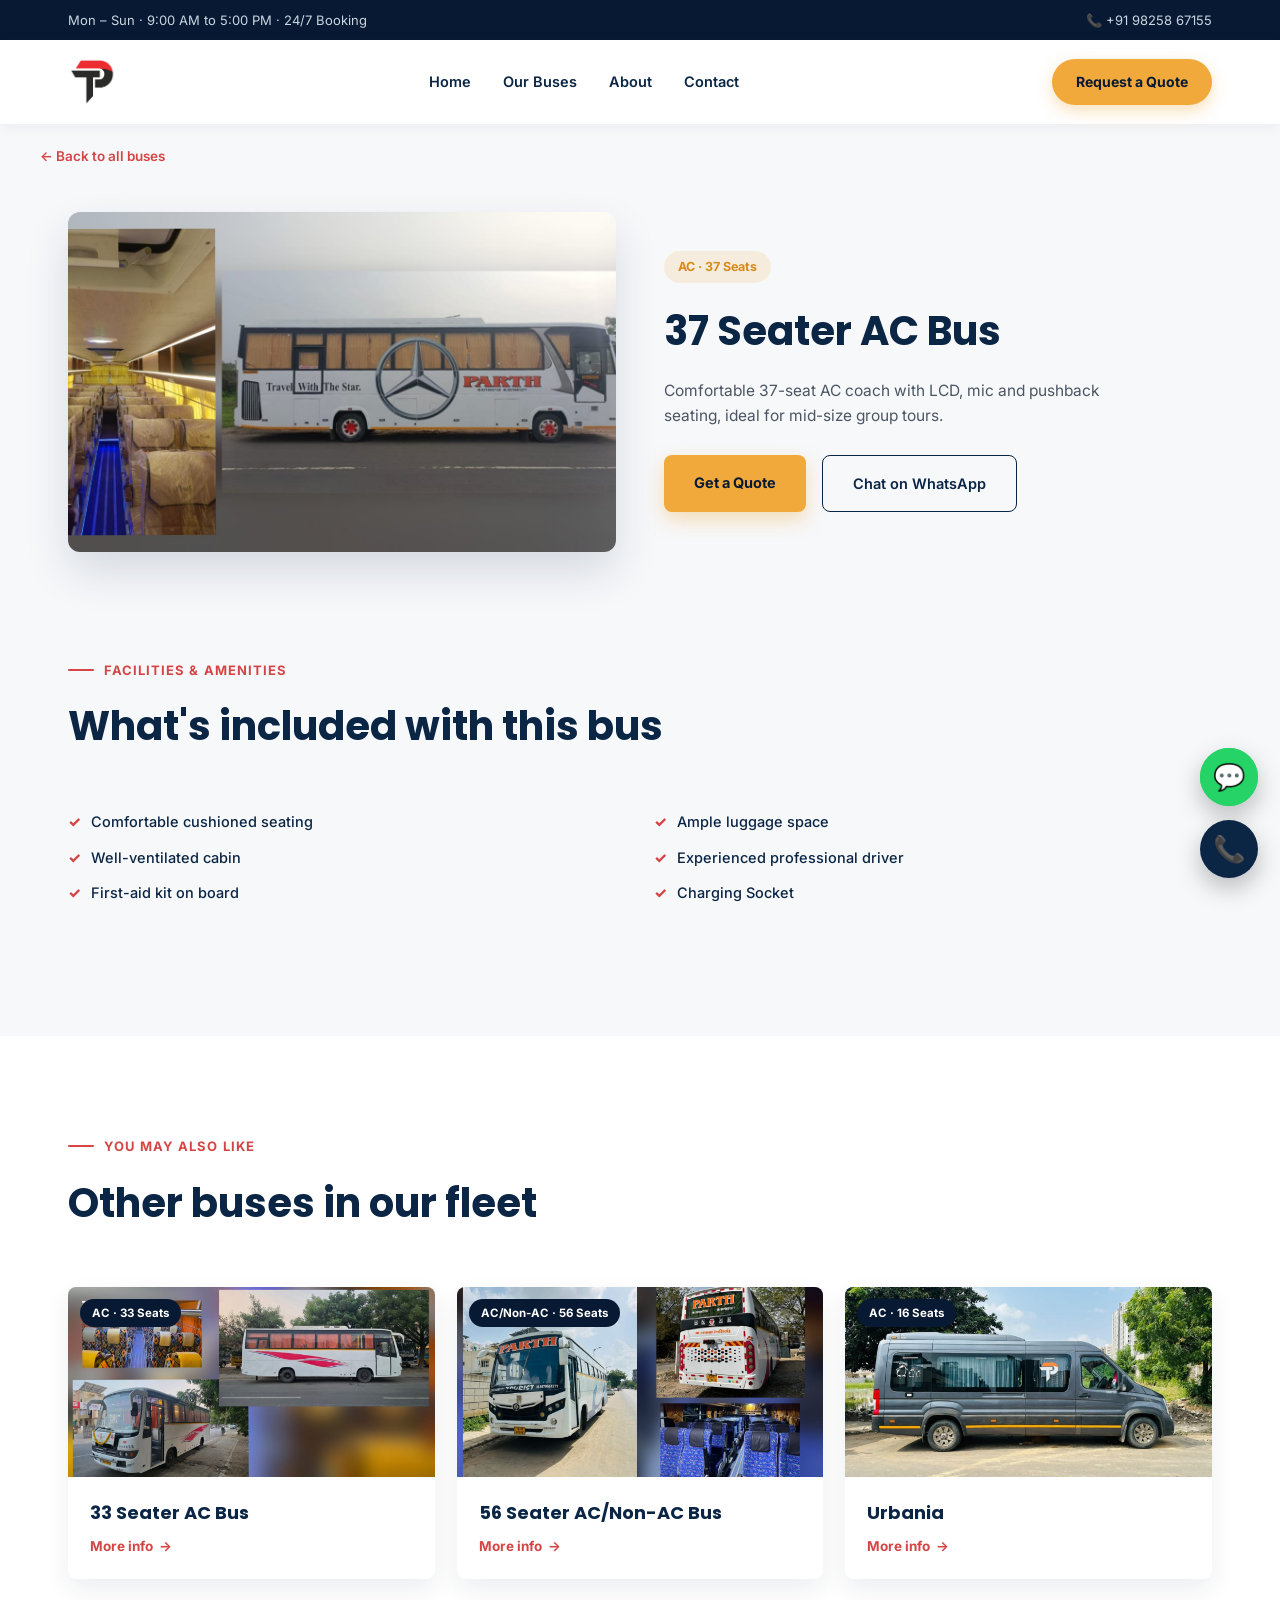
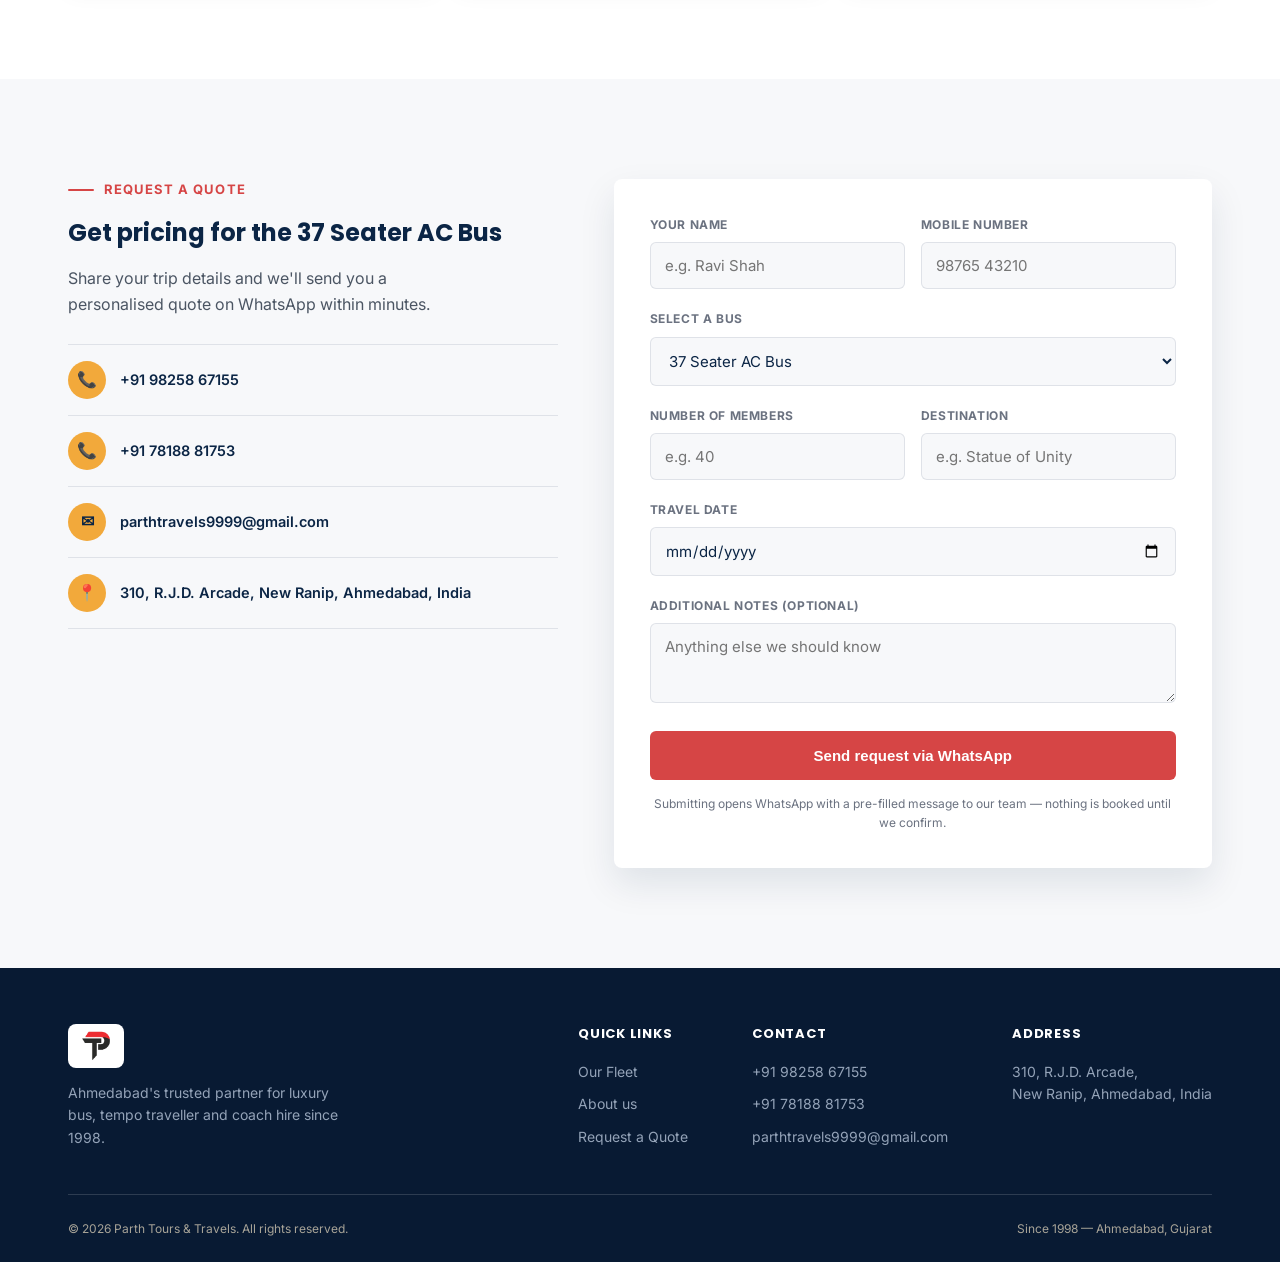
<file: buses/37-seater-ac-bus.html>
<!DOCTYPE html>
<html lang="en">
<head>
<meta charset="UTF-8">
<meta name="viewport" content="width=device-width, initial-scale=1.0">
<link rel="icon" type="image/jpeg" href="../images/Parth Travels Logo_page-0001.jpg">
<title>37 Seater AC Bus — Parth Tours & Travels</title>
<meta name="description" content="37 Seater AC Bus hire in Ahmedabad — a premium long-route coach with LCD, mic and pushback seats.">
<link rel="preconnect" href="https://fonts.googleapis.com">
<link rel="preconnect" href="https://fonts.gstatic.com" crossorigin>
<link href="https://fonts.googleapis.com/css2?family=Poppins:wght@400;500;600;700;800&family=Inter:wght@400;500;600&display=swap" rel="stylesheet">
<link rel="stylesheet" href="../style.css">
</head>
<body>

<div class="topbar">
  <div class="wrap">
    <span>Mon – Sun · 9:00 AM to 5:00 PM · 24/7 Booking</span>
    <div class="tb-right">
      <a href="tel:+919825867155">📞 +91 98258 67155</a>
    </div>
  </div>
</div>

<header>
  <nav class="wrap">
    <a href="../index.html" class="brand">
      <img src="../images/Parth Travels Logo_page-0001.jpg" alt="Parth Tours and Travels logo">
    </a>
    <div class="nav-links" id="navLinks">
      <a href="../index.html">Home</a>
      <a href="../index.html#buses">Our Buses</a>
      <a href="../index.html#about">About</a>
      <a href="../index.html#quote">Contact</a>
    </div>
    <a href="../index.html#quote" class="nav-cta">Request a Quote</a>
    <button class="nav-toggle" id="navToggle" aria-label="Toggle menu"><span></span><span></span><span></span></button>
  </nav>
</header>

<div class="wrap breadcrumb">
  <a href="../index.html#buses">← Back to all buses</a>
</div>

<section class="bus-hero">
  <div class="wrap bus-hero-grid">
    <div class="bus-hero-photo reveal">
      <img src="../images/37 ac.jpeg" alt="37 Seater AC Bus">
    </div>
    <div class="bus-hero-copy reveal d1">
      <span class="bus-tag">AC · 37 Seats</span>
      <h1>37 Seater AC Bus</h1>
      <p>Comfortable 37-seat AC coach with LCD, mic and pushback seating, ideal for mid-size group tours.</p>
      <div class="hero-actions">
        <a href="#quote" class="btn-amber">Get a Quote</a>
        <a href="https://wa.me/919825867155" target="_blank" class="btn-outline dark">Chat on WhatsApp</a>
      </div>
    </div>
  </div>
</section>

<section>
  <div class="wrap">
    <div class="section-head reveal">
      <div class="eyebrow">Facilities & Amenities</div>
      <h2>What's included with this bus</h2>
    </div>
    <ul class="amenities-grid reveal d1">
      <li>Comfortable cushioned seating</li>
      <li>Ample luggage space</li>
      <li>Well-ventilated cabin</li>
      <li>Experienced professional driver</li>
      <li>First-aid kit on board</li>
       <li>Charging Socket </li>
    </ul>
  </div>
</section>

<section style="background:#fff;">
  <div class="wrap">
    <div class="section-head reveal">
      <div class="eyebrow">You may also like</div>
      <h2>Other buses in our fleet</h2>
    </div>
    <div class="related-grid">
      <div class="fleet-card reveal">
        <div class="fleet-img"><span class="fleet-badge">AC · 33 Seats</span><img src="../images/33.jpeg" alt="33 Seater AC Bus"></div>
        <div class="fleet-body">
          <h3>33 Seater AC Bus</h3>
          <div class="fleet-actions">
            <a class="more" href="33-seater-ac-bus.html">More info <span class="arrow">→</span></a>
          </div>
        </div>
      </div>
      <div class="fleet-card reveal">
        <div class="fleet-img"><span class="fleet-badge">AC/Non-AC · 56 Seats</span><img src="../images/56.jpeg" alt="56 Seater AC/Non-AC Bus"></div>
        <div class="fleet-body">
          <h3>56 Seater AC/Non-AC Bus</h3>
          <div class="fleet-actions">
            <a class="more" href="56-seater-ac-non-ac-bus.html">More info <span class="arrow">→</span></a>
          </div>
        </div>
      </div>
      <div class="fleet-card reveal">
        <div class="fleet-img"><span class="fleet-badge">AC · 16 Seats</span><img src="../images/urbania.jpeg" alt="Urbania"></div>
        <div class="fleet-body">
          <h3>Urbania</h3>
          <div class="fleet-actions">
            <a class="more" href="urbania.html">More info <span class="arrow">→</span></a>
          </div>
        </div>
      </div>
    </div>
  </div>
</section>

<section id="quote">
  <div class="wrap inquiry-grid">
    <div class="inquiry-info reveal">
      <div class="eyebrow">Request a Quote</div>
      <h3>Get pricing for the 37 Seater AC Bus</h3>
      <p>Share your trip details and we'll send you a personalised quote on WhatsApp within minutes.</p>
      <a class="contact-line" href="tel:+919825867155"><span class="ic">📞</span> +91 98258 67155</a>
      <a class="contact-line" href="tel:+917818881753"><span class="ic">📞</span> +91 78188 81753</a>
      <a class="contact-line" href="mailto:parthtravels9999@gmail.com"><span class="ic">✉</span> parthtravels9999@gmail.com</a>
      <a class="contact-line" href="https://www.google.com/maps/search/?api=1&query=310%2C+R.J.D.+Arcade%2C+New+Ranip%2C+Ahmedabad%2C+India" target="_blank" rel="noopener"><span class="ic">📍</span> 310, R.J.D. Arcade, New Ranip, Ahmedabad, India</a>
    </div>
    <form id="quoteForm" class="quote-form reveal d1">
      <div class="field-row">
        <div class="field">
          <label for="q_name">Your name</label>
          <input type="text" id="q_name" required placeholder="e.g. Ravi Shah">
        </div>
        <div class="field">
          <label for="q_mobile">Mobile number</label>
          <input type="tel" id="q_mobile" required placeholder="98765 43210">
        </div>
      </div>
      <div class="field">
        <label for="q_vehicle">Select a bus</label>
        <select id="q_vehicle" required>
          <option value="" disabled>Choose a vehicle</option>
          <option>49 Seater 4x4 Air Suspension Bus</option>
          <option>49 Seater AC Bus</option>
          <option selected>37 Seater AC Bus</option>
          <option>33 Seater AC Bus</option>
          <option>56 Seater AC/Non-AC Bus</option>
          <option>Urbania</option>
          <option>17 Seater Tempo Traveller</option>
          <option>14 Seater Tempo Traveller</option>
          <option>11 Seater Tempo Traveller</option>
          <option>Innova Crysta</option>
        </select>
      </div>
      <div class="field-row">
        <div class="field">
          <label for="q_members">Number of members</label>
          <input type="number" id="q_members" min="1" placeholder="e.g. 40">
        </div>
        <div class="field">
          <label for="q_destination">Destination</label>
          <input type="text" id="q_destination" required placeholder="e.g. Statue of Unity">
        </div>
      </div>
      <div class="field">
        <label for="q_date">Travel date</label>
        <input type="date" id="q_date" required>
      </div>
      <div class="field">
        <label for="q_notes">Additional notes (optional)</label>
        <textarea id="q_notes" placeholder="Anything else we should know"></textarea>
      </div>
      <button type="submit" class="submit-btn">Send request via WhatsApp</button>
      <p class="form-note">Submitting opens WhatsApp with a pre-filled message to our team — nothing is booked until we confirm.</p>
    </form>
  </div>
</section>

<footer>
  <div class="wrap">
    <div class="footer-grid">
      <div class="footer-brand">
        <img src="../images/Parth Travels Logo_page-0001.jpg" alt="Parth Tours and Travels logo" style="background:#fff; padding:6px 12px; border-radius:8px;">
        <p>Ahmedabad's trusted partner for luxury bus, tempo traveller and coach hire since 1998.</p>
      </div>
      <div class="footer-cols">
        <div>
          <h4>Quick Links</h4>
          <a href="../index.html#buses">Our Fleet</a>
          <a href="../index.html#about">About us</a>
          <a href="../index.html#quote">Request a Quote</a>
        </div>
        <div>
          <h4>Contact</h4>
          <p>+91 98258 67155</p>
          <p>+91 78188 81753</p>
          <p><a href="mailto:parthtravels9999@gmail.com">parthtravels9999@gmail.com</a></p>
        </div>
        <div>
          <h4>Address</h4>
          <p><a href="https://www.google.com/maps/search/?api=1&query=310%2C+R.J.D.+Arcade%2C+New+Ranip%2C+Ahmedabad%2C+India" target="_blank" rel="noopener">310, R.J.D. Arcade,<br>New Ranip, Ahmedabad, India</a></p>
        </div>
      </div>
    </div>
    <div class="footer-bottom">
      <span>© <span id="year"></span> Parth Tours & Travels. All rights reserved.</span>
      <span>Since 1998 — Ahmedabad, Gujarat</span>
    </div>
  </div>
</footer>

<div class="float-actions">
  <a class="float-btn wa" id="floatWa" href="#" target="_blank" aria-label="WhatsApp us">💬</a>
  <a class="float-btn call" href="tel:+919825867155" aria-label="Call us">📞</a>
</div>

<div id="toast"></div>

<script src="../script.js"></script>
</body>
</html>
</file>
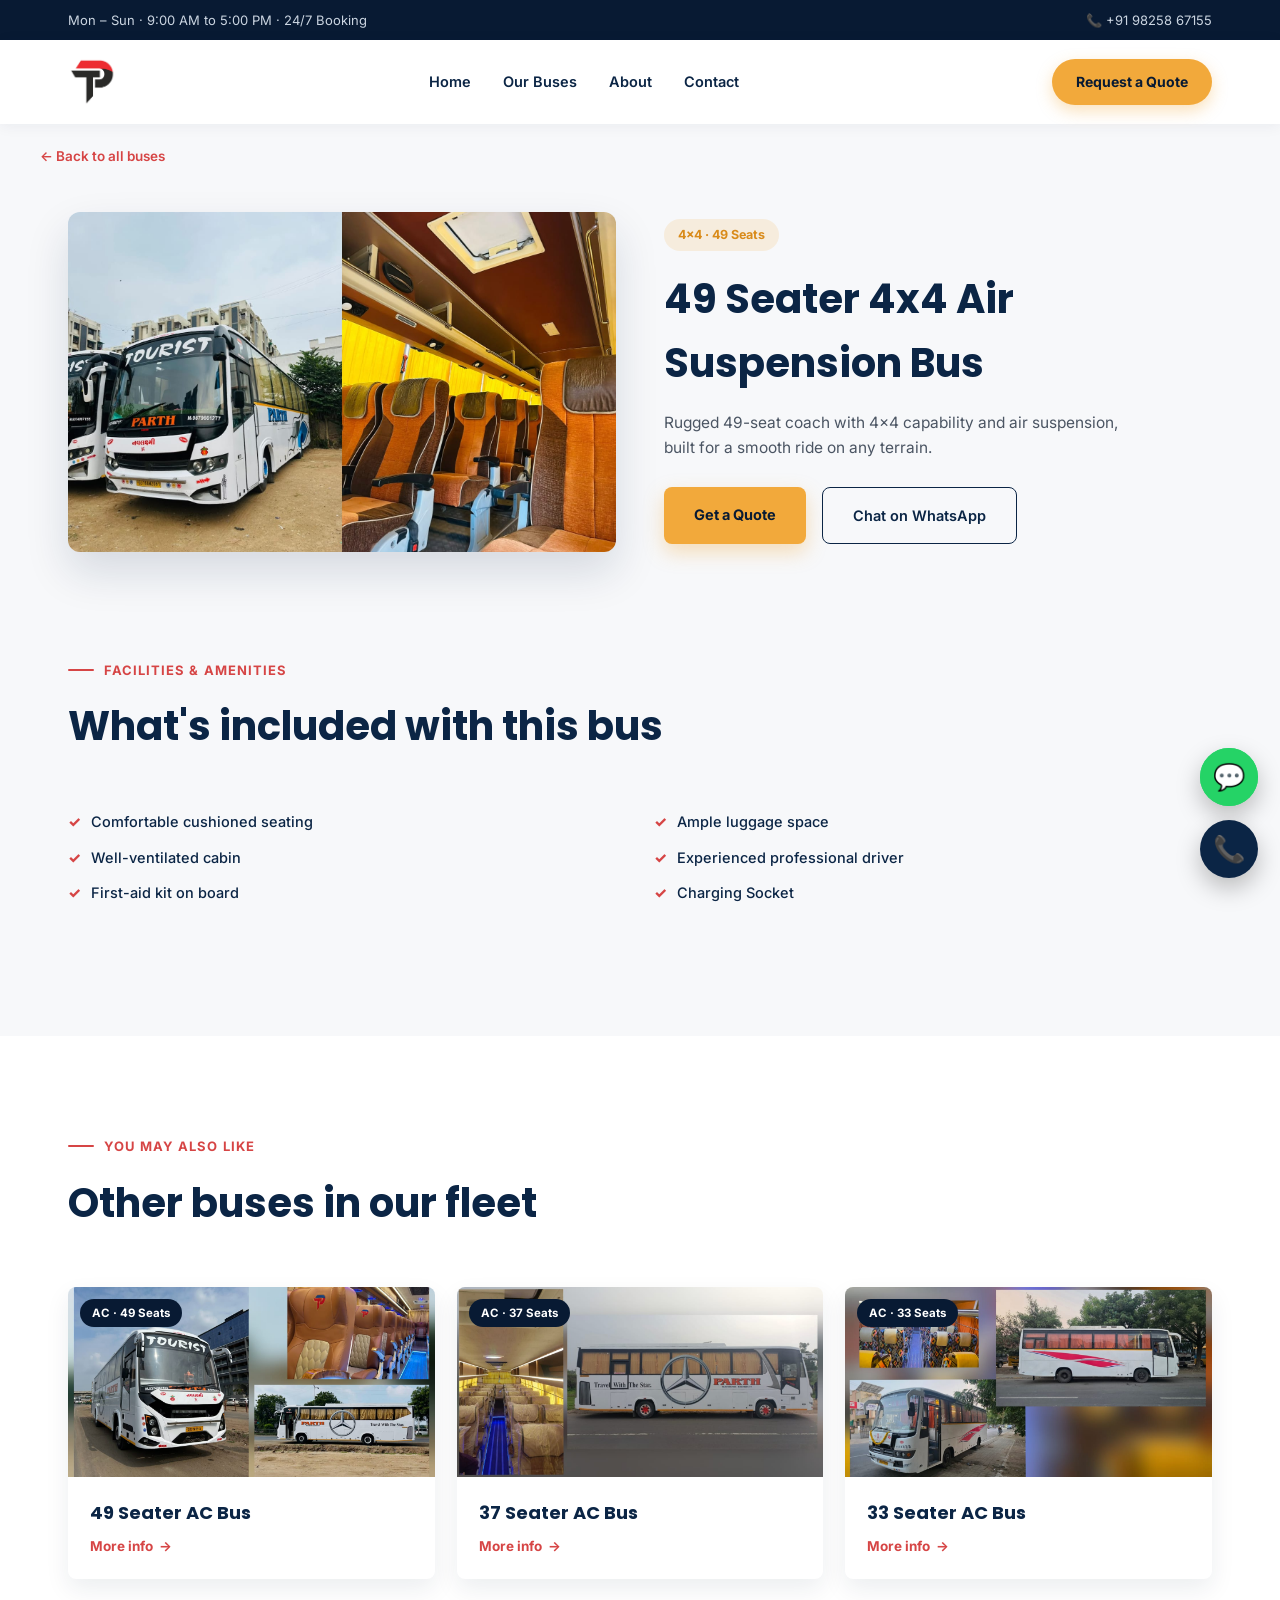
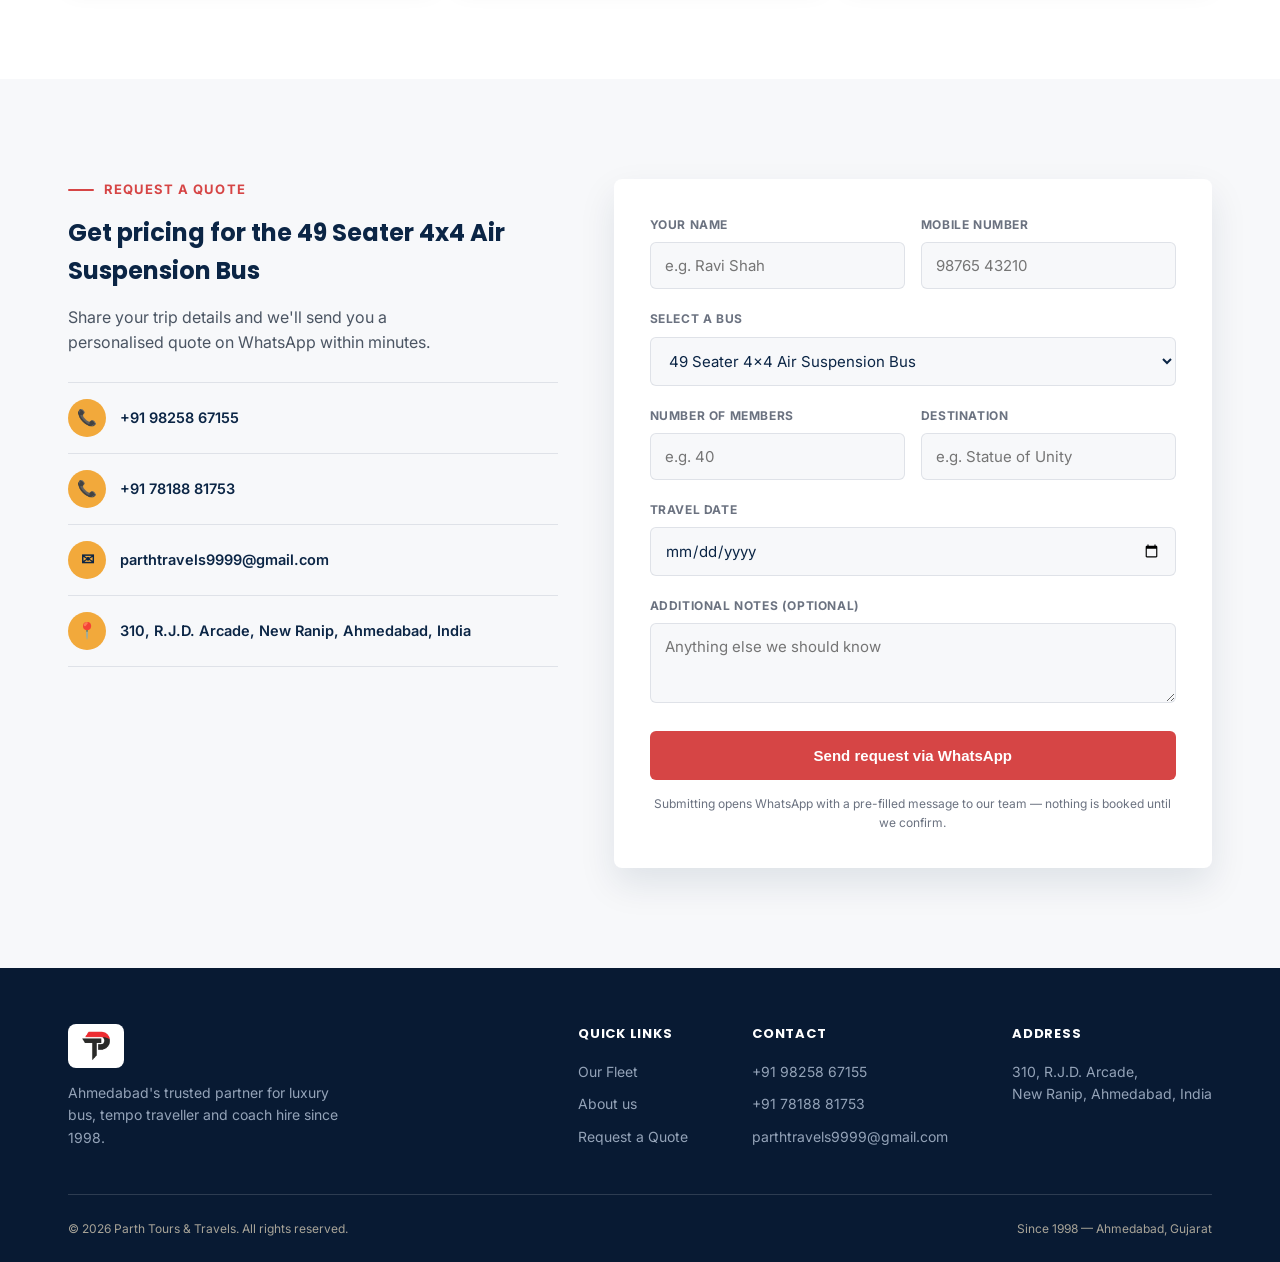
<file: buses/49-seater-4x4-air-suspension-bus.html>
<!DOCTYPE html>
<html lang="en">
<head>
<meta charset="UTF-8">
<meta name="viewport" content="width=device-width, initial-scale=1.0">
<link rel="icon" type="image/jpeg" href="../images/Parth Travels Logo_page-0001.jpg">
<title>49 Seater 4x4 Air Suspension Bus — Parth Tours & Travels</title>
<meta name="description" content="49 Seater 4x4 Air Suspension Bus hire in Ahmedabad — a rugged, comfortable coach for large groups on any terrain.">
<link rel="preconnect" href="https://fonts.googleapis.com">
<link rel="preconnect" href="https://fonts.gstatic.com" crossorigin>
<link href="https://fonts.googleapis.com/css2?family=Poppins:wght@400;500;600;700;800&family=Inter:wght@400;500;600&display=swap" rel="stylesheet">
<link rel="stylesheet" href="../style.css">
</head>
<body>

<div class="topbar">
  <div class="wrap">
    <span>Mon – Sun · 9:00 AM to 5:00 PM · 24/7 Booking</span>
    <div class="tb-right">
      <a href="tel:+919825867155">📞 +91 98258 67155</a>
    </div>
  </div>
</div>

<header>
  <nav class="wrap">
    <a href="../index.html" class="brand">
      <img src="../images/Parth Travels Logo_page-0001.jpg" alt="Parth Tours and Travels logo">
    </a>
    <div class="nav-links" id="navLinks">
      <a href="../index.html">Home</a>
      <a href="../index.html#buses">Our Buses</a>
      <a href="../index.html#about">About</a>
      <a href="../index.html#quote">Contact</a>
    </div>
    <a href="../index.html#quote" class="nav-cta">Request a Quote</a>
    <button class="nav-toggle" id="navToggle" aria-label="Toggle menu"><span></span><span></span><span></span></button>
  </nav>
</header>

<div class="wrap breadcrumb">
  <a href="../index.html#buses">← Back to all buses</a>
</div>

<section class="bus-hero">
  <div class="wrap bus-hero-grid">
    <div class="bus-hero-photo reveal">
      <img src="../images/4x4.jpeg" alt="49 Seater 4x4 Air Suspension Bus">
    </div>
    <div class="bus-hero-copy reveal d1">
      <span class="bus-tag">4x4 · 49 Seats</span>
      <h1>49 Seater 4x4 Air Suspension Bus</h1>
      <p>Rugged 49-seat coach with 4x4 capability and air suspension, built for a smooth ride on any terrain.</p>
      <div class="hero-actions">
        <a href="#quote" class="btn-amber">Get a Quote</a>
        <a href="https://wa.me/919825867155" target="_blank" class="btn-outline dark">Chat on WhatsApp</a>
      </div>
    </div>
  </div>
</section>

<section>
  <div class="wrap">
    <div class="section-head reveal">
      <div class="eyebrow">Facilities & Amenities</div>
      <h2>What's included with this bus</h2>
    </div>
    <ul class="amenities-grid reveal d1">
      <li>Comfortable cushioned seating</li>
      <li>Ample luggage space</li>
      <li>Well-ventilated cabin</li>
      <li>Experienced professional driver</li>
      <li>First-aid kit on board</li>
       <li>Charging Socket </li>
    </ul>
  </div>
</section>

<section style="background:#fff;">
  <div class="wrap">
    <div class="section-head reveal">
      <div class="eyebrow">You may also like</div>
      <h2>Other buses in our fleet</h2>
    </div>
    <div class="related-grid">
      <div class="fleet-card reveal">
        <div class="fleet-img"><span class="fleet-badge">AC · 49 Seats</span><img src="../images/49 ac.jpeg" alt="49 Seater AC Bus"></div>
        <div class="fleet-body">
          <h3>49 Seater AC Bus</h3>
          <div class="fleet-actions">
            <a class="more" href="49-seater-ac-bus.html">More info <span class="arrow">→</span></a>
          </div>
        </div>
      </div>
      <div class="fleet-card reveal">
        <div class="fleet-img"><span class="fleet-badge">AC · 37 Seats</span><img src="../images/37 ac.jpeg" alt="37 Seater AC Bus"></div>
        <div class="fleet-body">
          <h3>37 Seater AC Bus</h3>
          <div class="fleet-actions">
            <a class="more" href="37-seater-ac-bus.html">More info <span class="arrow">→</span></a>
          </div>
        </div>
      </div>
      <div class="fleet-card reveal">
        <div class="fleet-img"><span class="fleet-badge">AC · 33 Seats</span><img src="../images/33.jpeg" alt="33 Seater AC Bus"></div>
        <div class="fleet-body">
          <h3>33 Seater AC Bus</h3>
          <div class="fleet-actions">
            <a class="more" href="33-seater-ac-bus.html">More info <span class="arrow">→</span></a>
          </div>
        </div>
      </div>
    </div>
  </div>
</section>

<section id="quote">
  <div class="wrap inquiry-grid">
    <div class="inquiry-info reveal">
      <div class="eyebrow">Request a Quote</div>
      <h3>Get pricing for the 49 Seater 4x4 Air Suspension Bus</h3>
      <p>Share your trip details and we'll send you a personalised quote on WhatsApp within minutes.</p>
      <a class="contact-line" href="tel:+919825867155"><span class="ic">📞</span> +91 98258 67155</a>
      <a class="contact-line" href="tel:+917818881753"><span class="ic">📞</span> +91 78188 81753</a>
      <a class="contact-line" href="mailto:parthtravels9999@gmail.com"><span class="ic">✉</span> parthtravels9999@gmail.com</a>
      <a class="contact-line" href="https://www.google.com/maps/search/?api=1&query=310%2C+R.J.D.+Arcade%2C+New+Ranip%2C+Ahmedabad%2C+India" target="_blank" rel="noopener"><span class="ic">📍</span> 310, R.J.D. Arcade, New Ranip, Ahmedabad, India</a>
    </div>
    <form id="quoteForm" class="quote-form reveal d1">
      <div class="field-row">
        <div class="field">
          <label for="q_name">Your name</label>
          <input type="text" id="q_name" required placeholder="e.g. Ravi Shah">
        </div>
        <div class="field">
          <label for="q_mobile">Mobile number</label>
          <input type="tel" id="q_mobile" required placeholder="98765 43210">
        </div>
      </div>
      <div class="field">
        <label for="q_vehicle">Select a bus</label>
        <select id="q_vehicle" required>
          <option value="" disabled>Choose a vehicle</option>
          <option selected>49 Seater 4x4 Air Suspension Bus</option>
          <option>49 Seater AC Bus</option>
          <option>37 Seater AC Bus</option>
          <option>33 Seater AC Bus</option>
          <option>56 Seater AC/Non-AC Bus</option>
          <option>Urbania</option>
          <option>17 Seater Tempo Traveller</option>
          <option>14 Seater Tempo Traveller</option>
          <option>11 Seater Tempo Traveller</option>
          <option>Innova Crysta</option>
        </select>
      </div>
      <div class="field-row">
        <div class="field">
          <label for="q_members">Number of members</label>
          <input type="number" id="q_members" min="1" placeholder="e.g. 40">
        </div>
        <div class="field">
          <label for="q_destination">Destination</label>
          <input type="text" id="q_destination" required placeholder="e.g. Statue of Unity">
        </div>
      </div>
      <div class="field">
        <label for="q_date">Travel date</label>
        <input type="date" id="q_date" required>
      </div>
      <div class="field">
        <label for="q_notes">Additional notes (optional)</label>
        <textarea id="q_notes" placeholder="Anything else we should know"></textarea>
      </div>
      <button type="submit" class="submit-btn">Send request via WhatsApp</button>
      <p class="form-note">Submitting opens WhatsApp with a pre-filled message to our team — nothing is booked until we confirm.</p>
    </form>
  </div>
</section>

<footer>
  <div class="wrap">
    <div class="footer-grid">
      <div class="footer-brand">
        <img src="../images/Parth Travels Logo_page-0001.jpg" alt="Parth Tours and Travels logo" style="background:#fff; padding:6px 12px; border-radius:8px;">
        <p>Ahmedabad's trusted partner for luxury bus, tempo traveller and coach hire since 1998.</p>
      </div>
      <div class="footer-cols">
        <div>
          <h4>Quick Links</h4>
          <a href="../index.html#buses">Our Fleet</a>
          <a href="../index.html#about">About us</a>
          <a href="../index.html#quote">Request a Quote</a>
        </div>
        <div>
          <h4>Contact</h4>
          <p>+91 98258 67155</p>
          <p>+91 78188 81753</p>
          <p><a href="mailto:parthtravels9999@gmail.com">parthtravels9999@gmail.com</a></p>
        </div>
        <div>
          <h4>Address</h4>
          <p><a href="https://www.google.com/maps/search/?api=1&query=310%2C+R.J.D.+Arcade%2C+New+Ranip%2C+Ahmedabad%2C+India" target="_blank" rel="noopener">310, R.J.D. Arcade,<br>New Ranip, Ahmedabad, India</a></p>
        </div>
      </div>
    </div>
    <div class="footer-bottom">
      <span>© <span id="year"></span> Parth Tours & Travels. All rights reserved.</span>
      <span>Since 1998 — Ahmedabad, Gujarat</span>
    </div>
  </div>
</footer>

<div class="float-actions">
  <a class="float-btn wa" id="floatWa" href="#" target="_blank" aria-label="WhatsApp us">💬</a>
  <a class="float-btn call" href="tel:+919825867155" aria-label="Call us">📞</a>
</div>

<div id="toast"></div>

<script src="../script.js"></script>
</body>
</html>
</file>
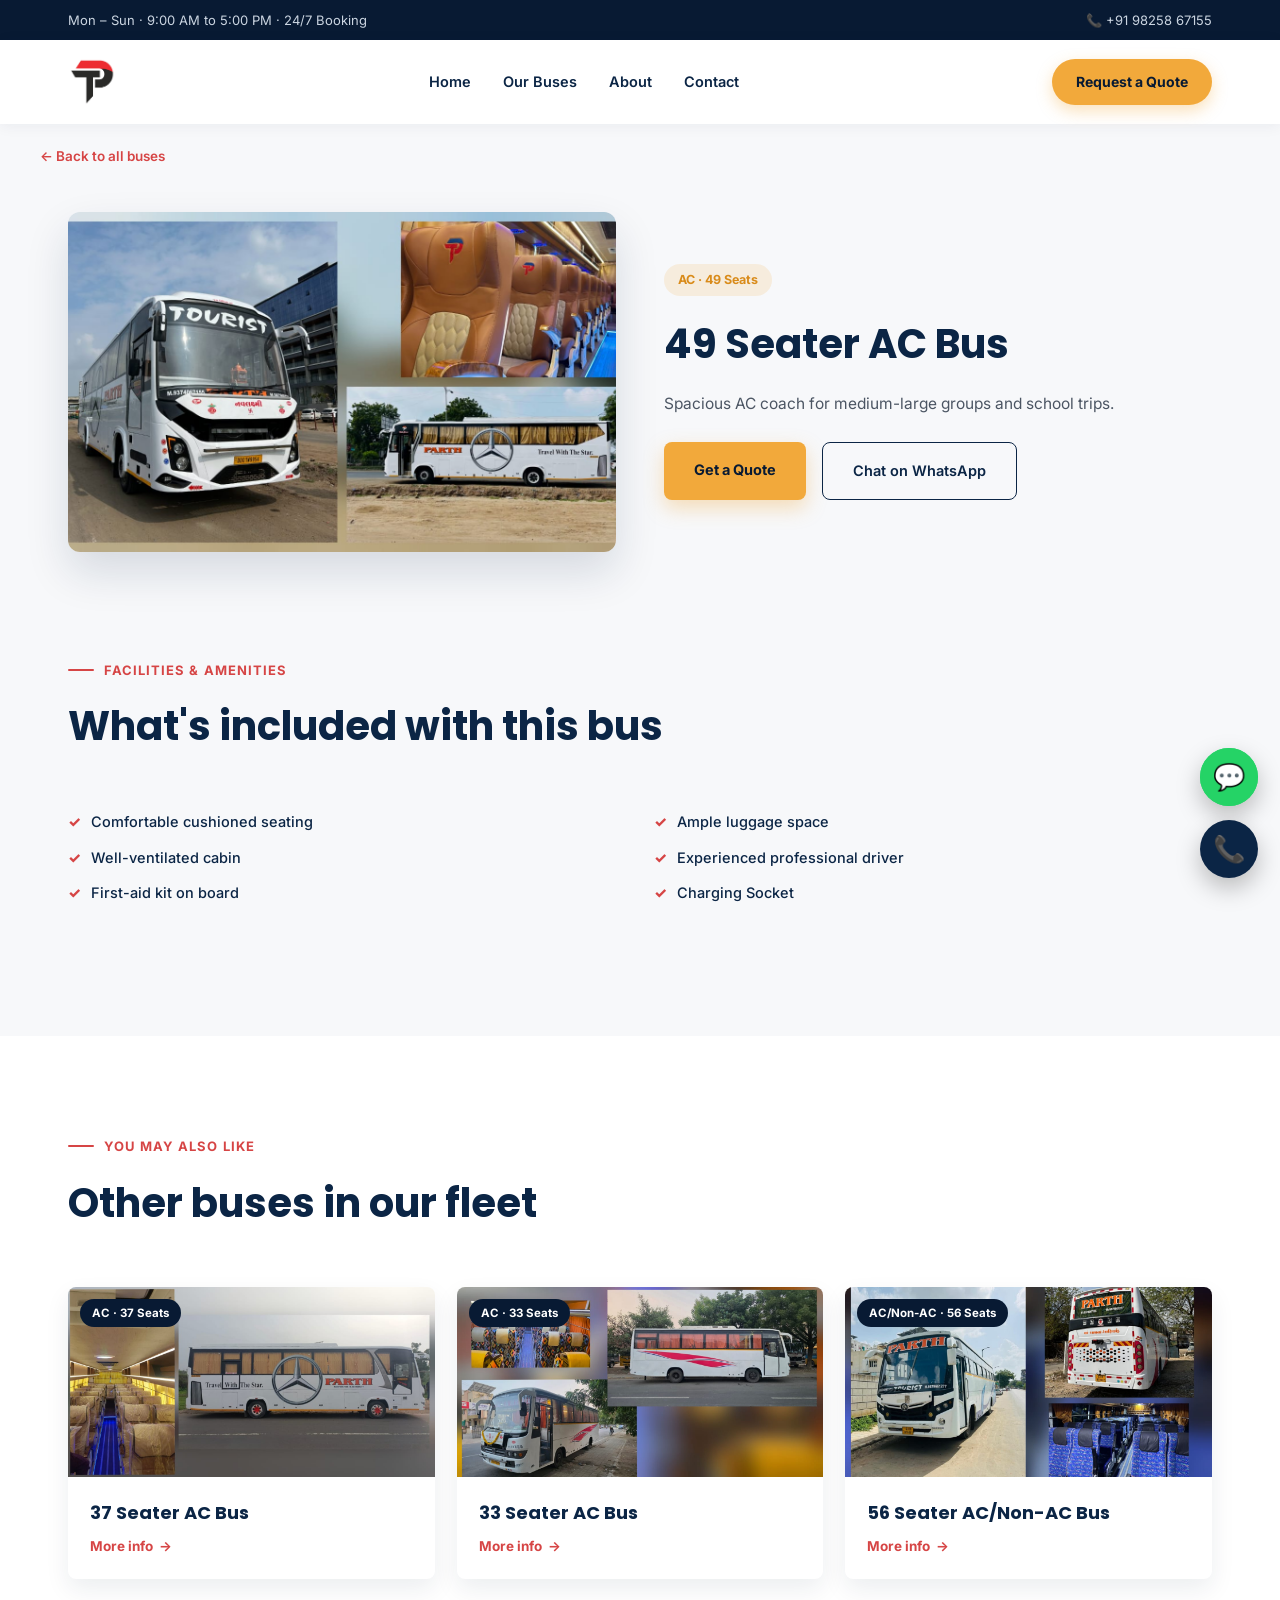
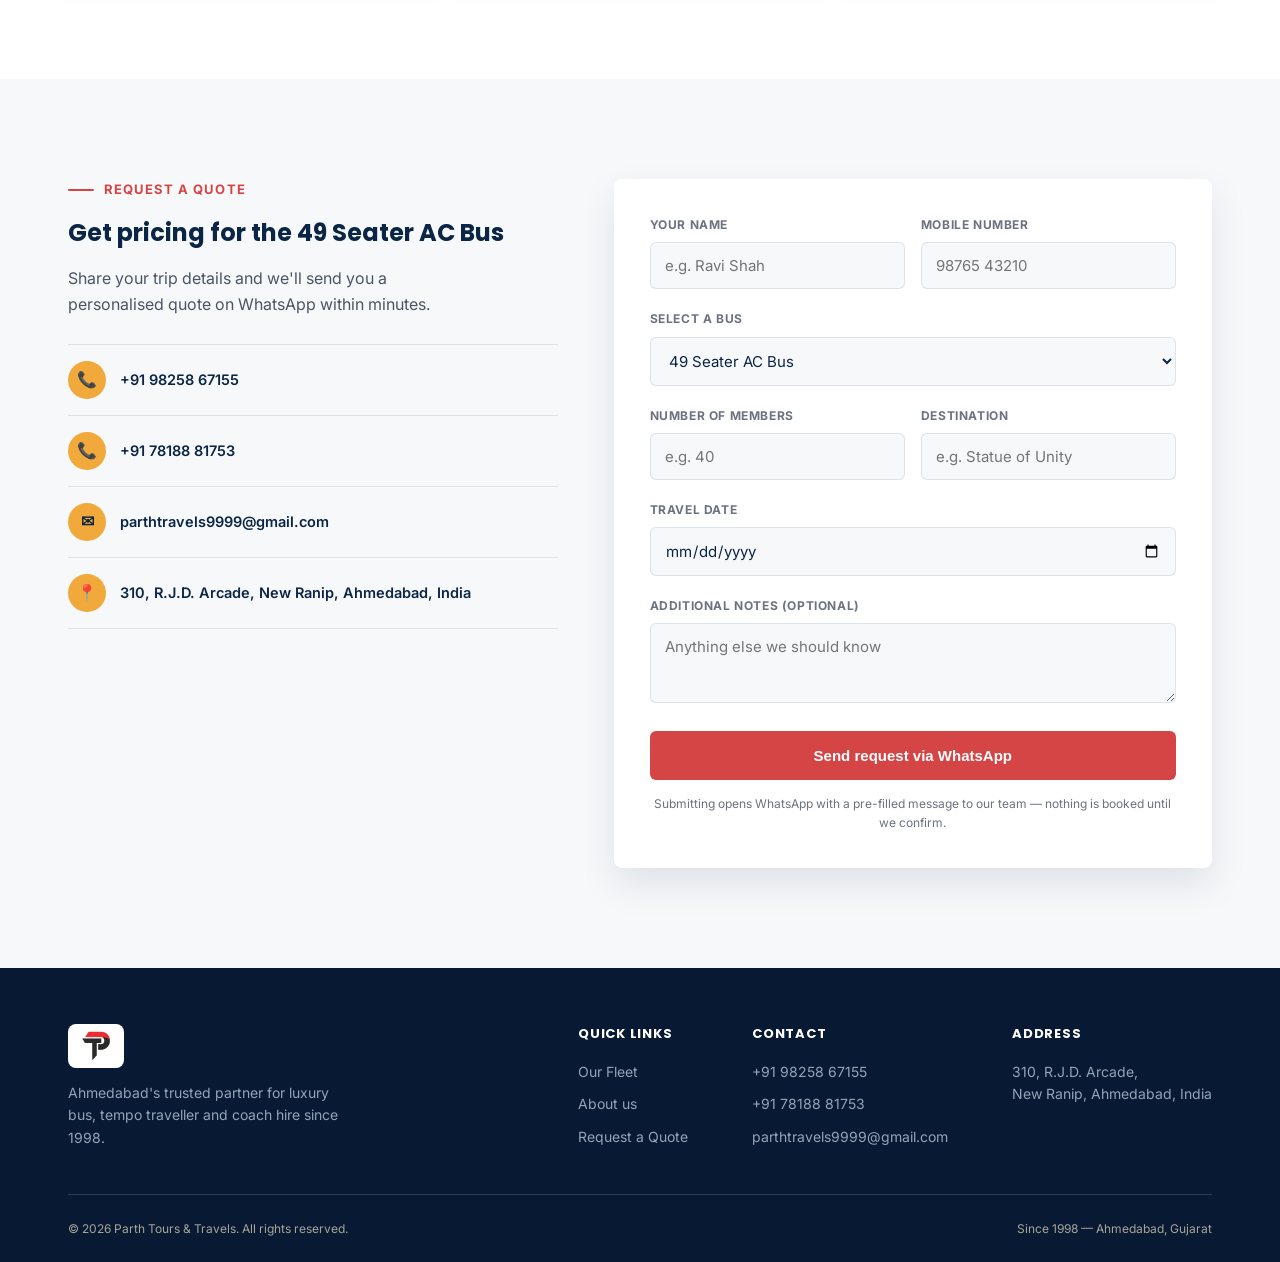
<file: buses/49-seater-ac-bus.html>
<!DOCTYPE html>
<html lang="en">
<head>
<meta charset="UTF-8">
<meta name="viewport" content="width=device-width, initial-scale=1.0">
<link rel="icon" type="image/jpeg" href="../images/Parth Travels Logo_page-0001.jpg">
<title>49 Seater AC Bus — Parth Tours & Travels</title>
<meta name="description" content="49 Seater AC Bus hire in Ahmedabad — a spacious, air-conditioned coach for medium-large groups and school trips.">
<link rel="preconnect" href="https://fonts.googleapis.com">
<link rel="preconnect" href="https://fonts.gstatic.com" crossorigin>
<link href="https://fonts.googleapis.com/css2?family=Poppins:wght@400;500;600;700;800&family=Inter:wght@400;500;600&display=swap" rel="stylesheet">
<link rel="stylesheet" href="../style.css">
</head>
<body>

<div class="topbar">
  <div class="wrap">
    <span>Mon – Sun · 9:00 AM to 5:00 PM · 24/7 Booking</span>
    <div class="tb-right">
      <a href="tel:+919825867155">📞 +91 98258 67155</a>
    </div>
  </div>
</div>

<header>
  <nav class="wrap">
    <a href="../index.html" class="brand">
      <img src="../images/Parth Travels Logo_page-0001.jpg" alt="Parth Tours and Travels logo">
    </a>
    <div class="nav-links" id="navLinks">
      <a href="../index.html">Home</a>
      <a href="../index.html#buses">Our Buses</a>
      <a href="../index.html#about">About</a>
      <a href="../index.html#quote">Contact</a>
    </div>
    <a href="../index.html#quote" class="nav-cta">Request a Quote</a>
    <button class="nav-toggle" id="navToggle" aria-label="Toggle menu"><span></span><span></span><span></span></button>
  </nav>
</header>

<div class="wrap breadcrumb">
  <a href="../index.html#buses">← Back to all buses</a>
</div>

<section class="bus-hero">
  <div class="wrap bus-hero-grid">
    <div class="bus-hero-photo reveal">
      <img src="../images/49 ac.jpeg" alt="49 Seater AC Bus">
    </div>
    <div class="bus-hero-copy reveal d1">
      <span class="bus-tag">AC · 49 Seats</span>
      <h1>49 Seater AC Bus</h1>
      <p>Spacious AC coach for medium-large groups and school trips.</p>
      <div class="hero-actions">
        <a href="#quote" class="btn-amber">Get a Quote</a>
        <a href="https://wa.me/919825867155" target="_blank" class="btn-outline dark">Chat on WhatsApp</a>
      </div>
    </div>
  </div>
</section>

<section>
  <div class="wrap">
    <div class="section-head reveal">
      <div class="eyebrow">Facilities & Amenities</div>
      <h2>What's included with this bus</h2>
    </div>
    <ul class="amenities-grid reveal d1">
      <li>Comfortable cushioned seating</li>
      <li>Ample luggage space</li>
      <li>Well-ventilated cabin</li>
      <li>Experienced professional driver</li>
      <li>First-aid kit on board</li>
      <li>Charging Socket </li>
    </ul>
  </div>
</section>

<section style="background:#fff;">
  <div class="wrap">
    <div class="section-head reveal">
      <div class="eyebrow">You may also like</div>
      <h2>Other buses in our fleet</h2>
    </div>
    <div class="related-grid">
      <div class="fleet-card reveal">
        <div class="fleet-img"><span class="fleet-badge">AC · 37 Seats</span><img src="../images/37 ac.jpeg" alt="37 Seater AC Bus"></div>
        <div class="fleet-body">
          <h3>37 Seater AC Bus</h3>
          <div class="fleet-actions">
            <a class="more" href="37-seater-ac-bus.html">More info <span class="arrow">→</span></a>
          </div>
        </div>
      </div>
      <div class="fleet-card reveal">
        <div class="fleet-img"><span class="fleet-badge">AC · 33 Seats</span><img src="../images/33.jpeg" alt="33 Seater AC Bus"></div>
        <div class="fleet-body">
          <h3>33 Seater AC Bus</h3>
          <div class="fleet-actions">
            <a class="more" href="33-seater-ac-bus.html">More info <span class="arrow">→</span></a>
          </div>
        </div>
      </div>
      <div class="fleet-card reveal">
        <div class="fleet-img"><span class="fleet-badge">AC/Non-AC · 56 Seats</span><img src="../images/56.jpeg" alt="56 Seater AC/Non-AC Bus"></div>
        <div class="fleet-body">
          <h3>56 Seater AC/Non-AC Bus</h3>
          <div class="fleet-actions">
            <a class="more" href="56-seater-ac-non-ac-bus.html">More info <span class="arrow">→</span></a>
          </div>
        </div>
      </div>
    </div>
  </div>
</section>

<section id="quote">
  <div class="wrap inquiry-grid">
    <div class="inquiry-info reveal">
      <div class="eyebrow">Request a Quote</div>
      <h3>Get pricing for the 49 Seater AC Bus</h3>
      <p>Share your trip details and we'll send you a personalised quote on WhatsApp within minutes.</p>
      <a class="contact-line" href="tel:+919825867155"><span class="ic">📞</span> +91 98258 67155</a>
      <a class="contact-line" href="tel:+917818881753"><span class="ic">📞</span> +91 78188 81753</a>
      <a class="contact-line" href="mailto:parthtravels9999@gmail.com"><span class="ic">✉</span> parthtravels9999@gmail.com</a>
      <a class="contact-line" href="https://www.google.com/maps/search/?api=1&query=310%2C+R.J.D.+Arcade%2C+New+Ranip%2C+Ahmedabad%2C+India" target="_blank" rel="noopener"><span class="ic">📍</span> 310, R.J.D. Arcade, New Ranip, Ahmedabad, India</a>
    </div>
    <form id="quoteForm" class="quote-form reveal d1">
      <div class="field-row">
        <div class="field">
          <label for="q_name">Your name</label>
          <input type="text" id="q_name" required placeholder="e.g. Ravi Shah">
        </div>
        <div class="field">
          <label for="q_mobile">Mobile number</label>
          <input type="tel" id="q_mobile" required placeholder="98765 43210">
        </div>
      </div>
      <div class="field">
        <label for="q_vehicle">Select a bus</label>
        <select id="q_vehicle" required>
          <option value="" disabled>Choose a vehicle</option>
          <option>49 Seater 4x4 Air Suspension Bus</option>
          <option selected>49 Seater AC Bus</option>
          <option>37 Seater AC Bus</option>
          <option>33 Seater AC Bus</option>
          <option>56 Seater AC/Non-AC Bus</option>
          <option>Urbania</option>
          <option>17 Seater Tempo Traveller</option>
          <option>14 Seater Tempo Traveller</option>
          <option>11 Seater Tempo Traveller</option>
          <option>Innova Crysta</option>
        </select>
      </div>
      <div class="field-row">
        <div class="field">
          <label for="q_members">Number of members</label>
          <input type="number" id="q_members" min="1" placeholder="e.g. 40">
        </div>
        <div class="field">
          <label for="q_destination">Destination</label>
          <input type="text" id="q_destination" required placeholder="e.g. Statue of Unity">
        </div>
      </div>
      <div class="field">
        <label for="q_date">Travel date</label>
        <input type="date" id="q_date" required>
      </div>
      <div class="field">
        <label for="q_notes">Additional notes (optional)</label>
        <textarea id="q_notes" placeholder="Anything else we should know"></textarea>
      </div>
      <button type="submit" class="submit-btn">Send request via WhatsApp</button>
      <p class="form-note">Submitting opens WhatsApp with a pre-filled message to our team — nothing is booked until we confirm.</p>
    </form>
  </div>
</section>

<footer>
  <div class="wrap">
    <div class="footer-grid">
      <div class="footer-brand">
        <img src="../images/Parth Travels Logo_page-0001.jpg" alt="Parth Tours and Travels logo" style="background:#fff; padding:6px 12px; border-radius:8px;">
        <p>Ahmedabad's trusted partner for luxury bus, tempo traveller and coach hire since 1998.</p>
      </div>
      <div class="footer-cols">
        <div>
          <h4>Quick Links</h4>
          <a href="../index.html#buses">Our Fleet</a>
          <a href="../index.html#about">About us</a>
          <a href="../index.html#quote">Request a Quote</a>
        </div>
        <div>
          <h4>Contact</h4>
          <p>+91 98258 67155</p>
          <p>+91 78188 81753</p>
          <p><a href="mailto:parthtravels9999@gmail.com">parthtravels9999@gmail.com</a></p>
        </div>
        <div>
          <h4>Address</h4>
          <p><a href="https://www.google.com/maps/search/?api=1&query=310%2C+R.J.D.+Arcade%2C+New+Ranip%2C+Ahmedabad%2C+India" target="_blank" rel="noopener">310, R.J.D. Arcade,<br>New Ranip, Ahmedabad, India</a></p>
        </div>
      </div>
    </div>
    <div class="footer-bottom">
      <span>© <span id="year"></span> Parth Tours & Travels. All rights reserved.</span>
      <span>Since 1998 — Ahmedabad, Gujarat</span>
    </div>
  </div>
</footer>

<div class="float-actions">
  <a class="float-btn wa" id="floatWa" href="#" target="_blank" aria-label="WhatsApp us">💬</a>
  <a class="float-btn call" href="tel:+919825867155" aria-label="Call us">📞</a>
</div>

<div id="toast"></div>

<script src="../script.js"></script>
</body>
</html>
</file>
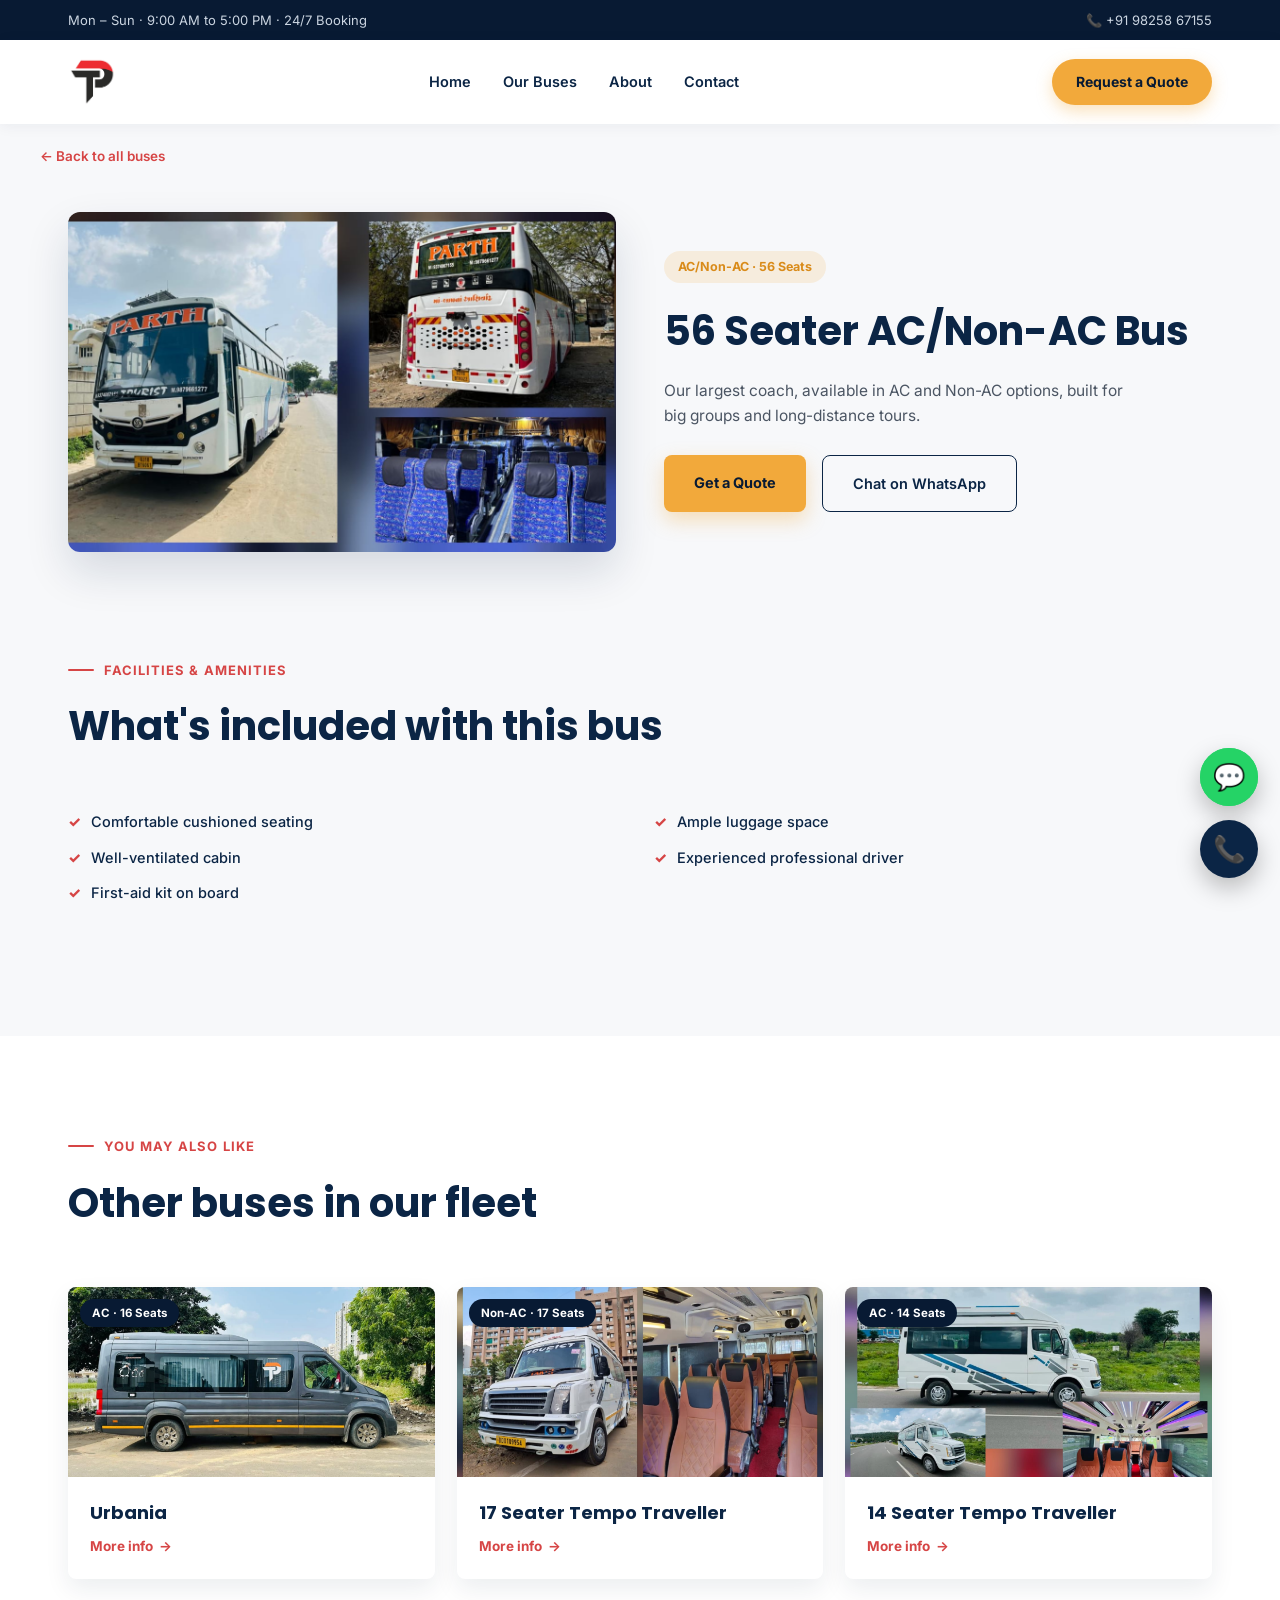
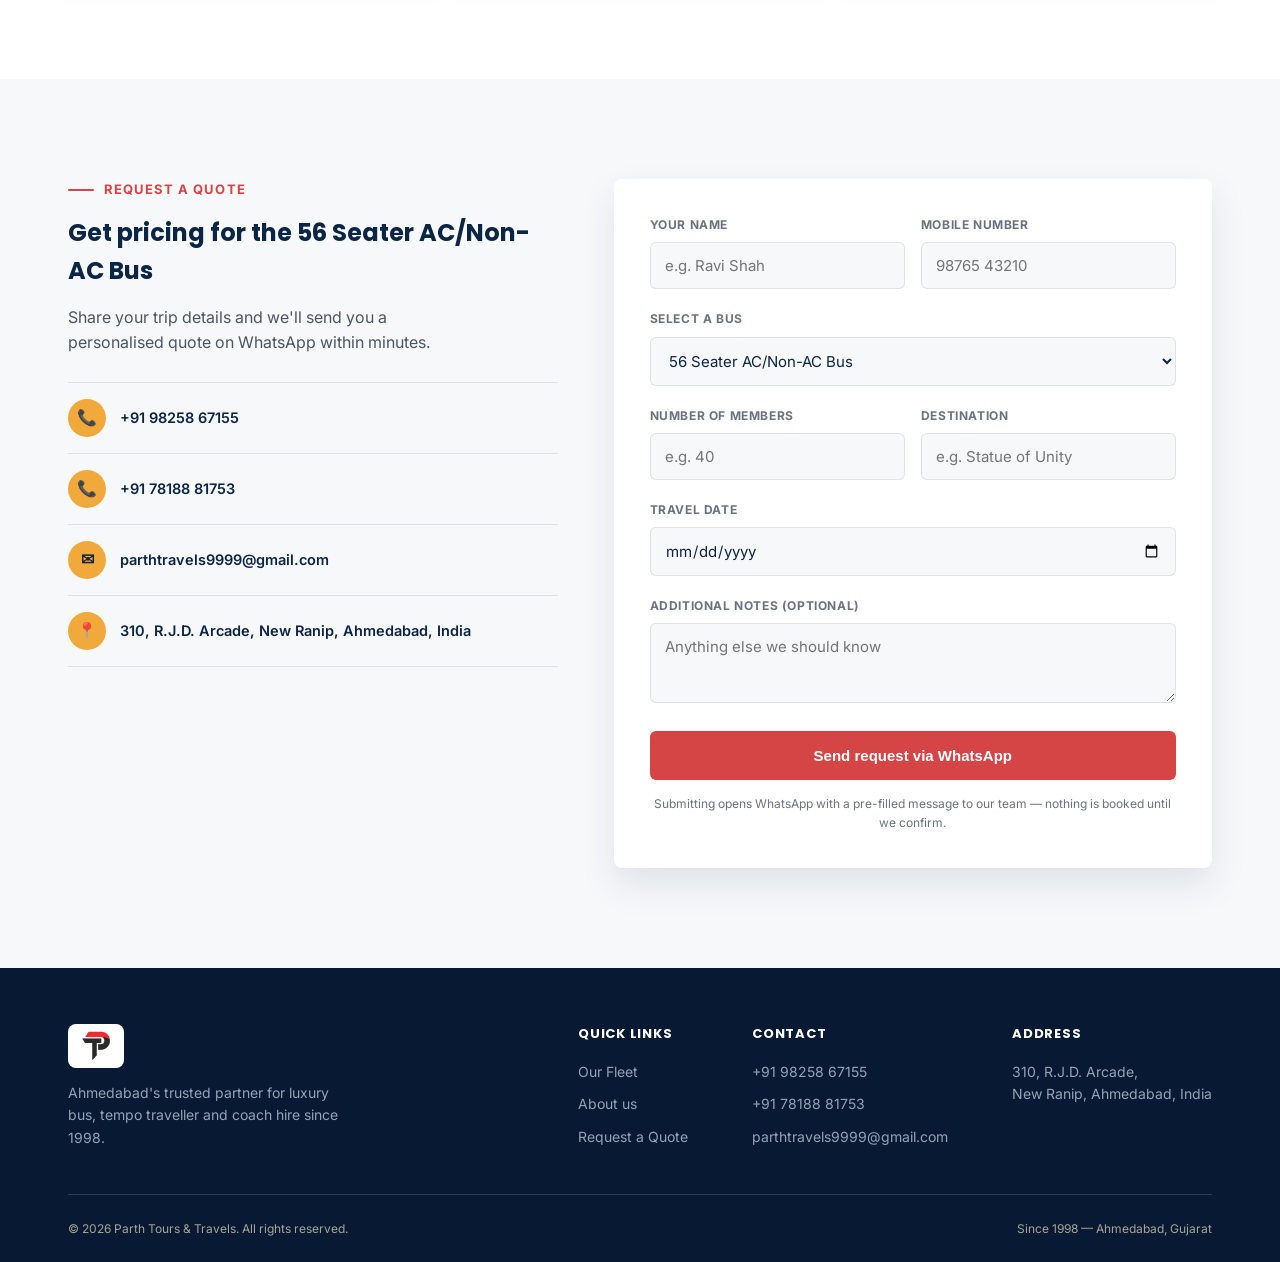
<file: buses/56-seater-ac-non-ac-bus.html>
<!DOCTYPE html>
<html lang="en">
<head>
<meta charset="UTF-8">
<meta name="viewport" content="width=device-width, initial-scale=1.0">
<link rel="icon" type="image/jpeg" href="../images/Parth Travels Logo_page-0001.jpg">
<title>56 Seater AC/Non-AC Bus — Parth Tours & Travels</title>
<meta name="description" content="56 Seater AC/Non-AC Bus hire in Ahmedabad — our largest coach for big groups and long-distance tours.">
<link rel="preconnect" href="https://fonts.googleapis.com">
<link rel="preconnect" href="https://fonts.gstatic.com" crossorigin>
<link href="https://fonts.googleapis.com/css2?family=Poppins:wght@400;500;600;700;800&family=Inter:wght@400;500;600&display=swap" rel="stylesheet">
<link rel="stylesheet" href="../style.css">
</head>
<body>

<div class="topbar">
  <div class="wrap">
    <span>Mon – Sun · 9:00 AM to 5:00 PM · 24/7 Booking</span>
    <div class="tb-right">
      <a href="tel:+919825867155">📞 +91 98258 67155</a>
    </div>
  </div>
</div>

<header>
  <nav class="wrap">
    <a href="../index.html" class="brand">
      <img src="../images/Parth Travels Logo_page-0001.jpg" alt="Parth Tours and Travels logo">
    </a>
    <div class="nav-links" id="navLinks">
      <a href="../index.html">Home</a>
      <a href="../index.html#buses">Our Buses</a>
      <a href="../index.html#about">About</a>
      <a href="../index.html#quote">Contact</a>
    </div>
    <a href="../index.html#quote" class="nav-cta">Request a Quote</a>
    <button class="nav-toggle" id="navToggle" aria-label="Toggle menu"><span></span><span></span><span></span></button>
  </nav>
</header>

<div class="wrap breadcrumb">
  <a href="../index.html#buses">← Back to all buses</a>
</div>

<section class="bus-hero">
  <div class="wrap bus-hero-grid">
    <div class="bus-hero-photo reveal">
      <img src="../images/56.jpeg" alt="56 Seater AC/Non-AC Bus">
    </div>
    <div class="bus-hero-copy reveal d1">
      <span class="bus-tag">AC/Non-AC · 56 Seats</span>
      <h1>56 Seater AC/Non-AC Bus</h1>
      <p>Our largest coach, available in AC and Non-AC options, built for big groups and long-distance tours.</p>
      <div class="hero-actions">
        <a href="#quote" class="btn-amber">Get a Quote</a>
        <a href="https://wa.me/919825867155" target="_blank" class="btn-outline dark">Chat on WhatsApp</a>
      </div>
    </div>
  </div>
</section>

<section>
  <div class="wrap">
    <div class="section-head reveal">
      <div class="eyebrow">Facilities & Amenities</div>
      <h2>What's included with this bus</h2>
    </div>
    <ul class="amenities-grid reveal d1">
      <li>Comfortable cushioned seating</li>
      <li>Ample luggage space</li>
      <li>Well-ventilated cabin</li>
      <li>Experienced professional driver</li>
      <li>First-aid kit on board</li>
    </ul>
  </div>
</section>

<section style="background:#fff;">
  <div class="wrap">
    <div class="section-head reveal">
      <div class="eyebrow">You may also like</div>
      <h2>Other buses in our fleet</h2>
    </div>
    <div class="related-grid">
      <div class="fleet-card reveal">
        <div class="fleet-img"><span class="fleet-badge">AC · 16 Seats</span><img src="../images/urbania.jpeg" alt="Urbania"></div>
        <div class="fleet-body">
          <h3>Urbania</h3>
          <div class="fleet-actions">
            <a class="more" href="urbania.html">More info <span class="arrow">→</span></a>
          </div>
        </div>
      </div>
      <div class="fleet-card reveal">
        <div class="fleet-img"><span class="fleet-badge">Non-AC · 17 Seats</span><img src="../images/17.jpeg" alt="17 Seater Tempo Traveller"></div>
        <div class="fleet-body">
          <h3>17 Seater Tempo Traveller</h3>
          <div class="fleet-actions">
            <a class="more" href="17-seater-tempo-traveller.html">More info <span class="arrow">→</span></a>
          </div>
        </div>
      </div>
      <div class="fleet-card reveal">
        <div class="fleet-img"><span class="fleet-badge">AC · 14 Seats</span><img src="../images/14.jpeg" alt="14 Seater Tempo Traveller"></div>
        <div class="fleet-body">
          <h3>14 Seater Tempo Traveller</h3>
          <div class="fleet-actions">
            <a class="more" href="14-seater-tempo-traveller.html">More info <span class="arrow">→</span></a>
          </div>
        </div>
      </div>
    </div>
  </div>
</section>

<section id="quote">
  <div class="wrap inquiry-grid">
    <div class="inquiry-info reveal">
      <div class="eyebrow">Request a Quote</div>
      <h3>Get pricing for the 56 Seater AC/Non-AC Bus</h3>
      <p>Share your trip details and we'll send you a personalised quote on WhatsApp within minutes.</p>
      <a class="contact-line" href="tel:+919825867155"><span class="ic">📞</span> +91 98258 67155</a>
      <a class="contact-line" href="tel:+917818881753"><span class="ic">📞</span> +91 78188 81753</a>
      <a class="contact-line" href="mailto:parthtravels9999@gmail.com"><span class="ic">✉</span> parthtravels9999@gmail.com</a>
      <a class="contact-line" href="https://www.google.com/maps/search/?api=1&query=310%2C+R.J.D.+Arcade%2C+New+Ranip%2C+Ahmedabad%2C+India" target="_blank" rel="noopener"><span class="ic">📍</span> 310, R.J.D. Arcade, New Ranip, Ahmedabad, India</a>
    </div>
    <form id="quoteForm" class="quote-form reveal d1">
      <div class="field-row">
        <div class="field">
          <label for="q_name">Your name</label>
          <input type="text" id="q_name" required placeholder="e.g. Ravi Shah">
        </div>
        <div class="field">
          <label for="q_mobile">Mobile number</label>
          <input type="tel" id="q_mobile" required placeholder="98765 43210">
        </div>
      </div>
      <div class="field">
        <label for="q_vehicle">Select a bus</label>
        <select id="q_vehicle" required>
          <option value="" disabled>Choose a vehicle</option>
          <option>49 Seater 4x4 Air Suspension Bus</option>
          <option>49 Seater AC Bus</option>
          <option>37 Seater AC Bus</option>
          <option>33 Seater AC Bus</option>
          <option selected>56 Seater AC/Non-AC Bus</option>
          <option>Urbania</option>
          <option>17 Seater Tempo Traveller</option>
          <option>14 Seater Tempo Traveller</option>
          <option>11 Seater Tempo Traveller</option>
          <option>Innova Crysta</option>
        </select>
      </div>
      <div class="field-row">
        <div class="field">
          <label for="q_members">Number of members</label>
          <input type="number" id="q_members" min="1" placeholder="e.g. 40">
        </div>
        <div class="field">
          <label for="q_destination">Destination</label>
          <input type="text" id="q_destination" required placeholder="e.g. Statue of Unity">
        </div>
      </div>
      <div class="field">
        <label for="q_date">Travel date</label>
        <input type="date" id="q_date" required>
      </div>
      <div class="field">
        <label for="q_notes">Additional notes (optional)</label>
        <textarea id="q_notes" placeholder="Anything else we should know"></textarea>
      </div>
      <button type="submit" class="submit-btn">Send request via WhatsApp</button>
      <p class="form-note">Submitting opens WhatsApp with a pre-filled message to our team — nothing is booked until we confirm.</p>
    </form>
  </div>
</section>

<footer>
  <div class="wrap">
    <div class="footer-grid">
      <div class="footer-brand">
        <img src="../images/Parth Travels Logo_page-0001.jpg" alt="Parth Tours and Travels logo" style="background:#fff; padding:6px 12px; border-radius:8px;">
        <p>Ahmedabad's trusted partner for luxury bus, tempo traveller and coach hire since 1998.</p>
      </div>
      <div class="footer-cols">
        <div>
          <h4>Quick Links</h4>
          <a href="../index.html#buses">Our Fleet</a>
          <a href="../index.html#about">About us</a>
          <a href="../index.html#quote">Request a Quote</a>
        </div>
        <div>
          <h4>Contact</h4>
          <p>+91 98258 67155</p>
          <p>+91 78188 81753</p>
          <p><a href="mailto:parthtravels9999@gmail.com">parthtravels9999@gmail.com</a></p>
        </div>
        <div>
          <h4>Address</h4>
          <p><a href="https://www.google.com/maps/search/?api=1&query=310%2C+R.J.D.+Arcade%2C+New+Ranip%2C+Ahmedabad%2C+India" target="_blank" rel="noopener">310, R.J.D. Arcade,<br>New Ranip, Ahmedabad, India</a></p>
        </div>
      </div>
    </div>
    <div class="footer-bottom">
      <span>© <span id="year"></span> Parth Tours & Travels. All rights reserved.</span>
      <span>Since 1998 — Ahmedabad, Gujarat</span>
    </div>
  </div>
</footer>

<div class="float-actions">
  <a class="float-btn wa" id="floatWa" href="#" target="_blank" aria-label="WhatsApp us">💬</a>
  <a class="float-btn call" href="tel:+919825867155" aria-label="Call us">📞</a>
</div>

<div id="toast"></div>

<script src="../script.js"></script>
</body>
</html>
</file>
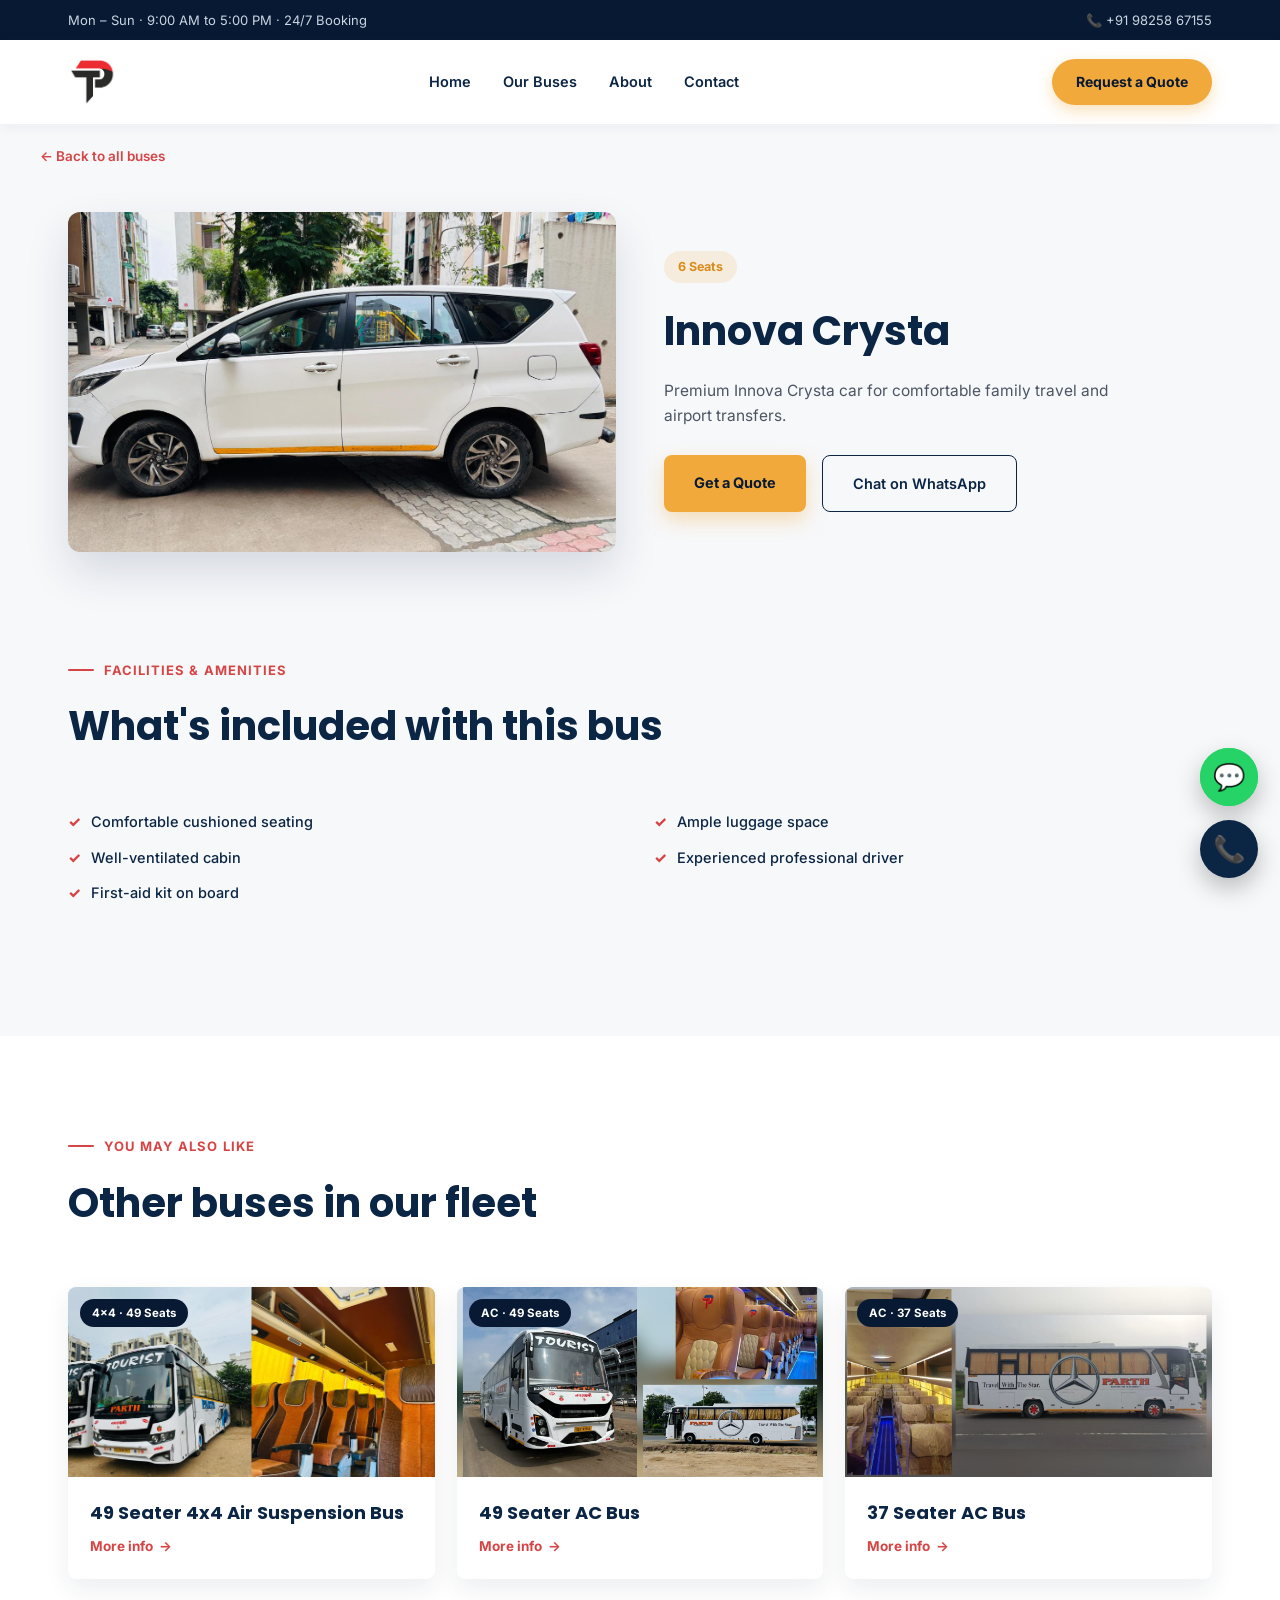
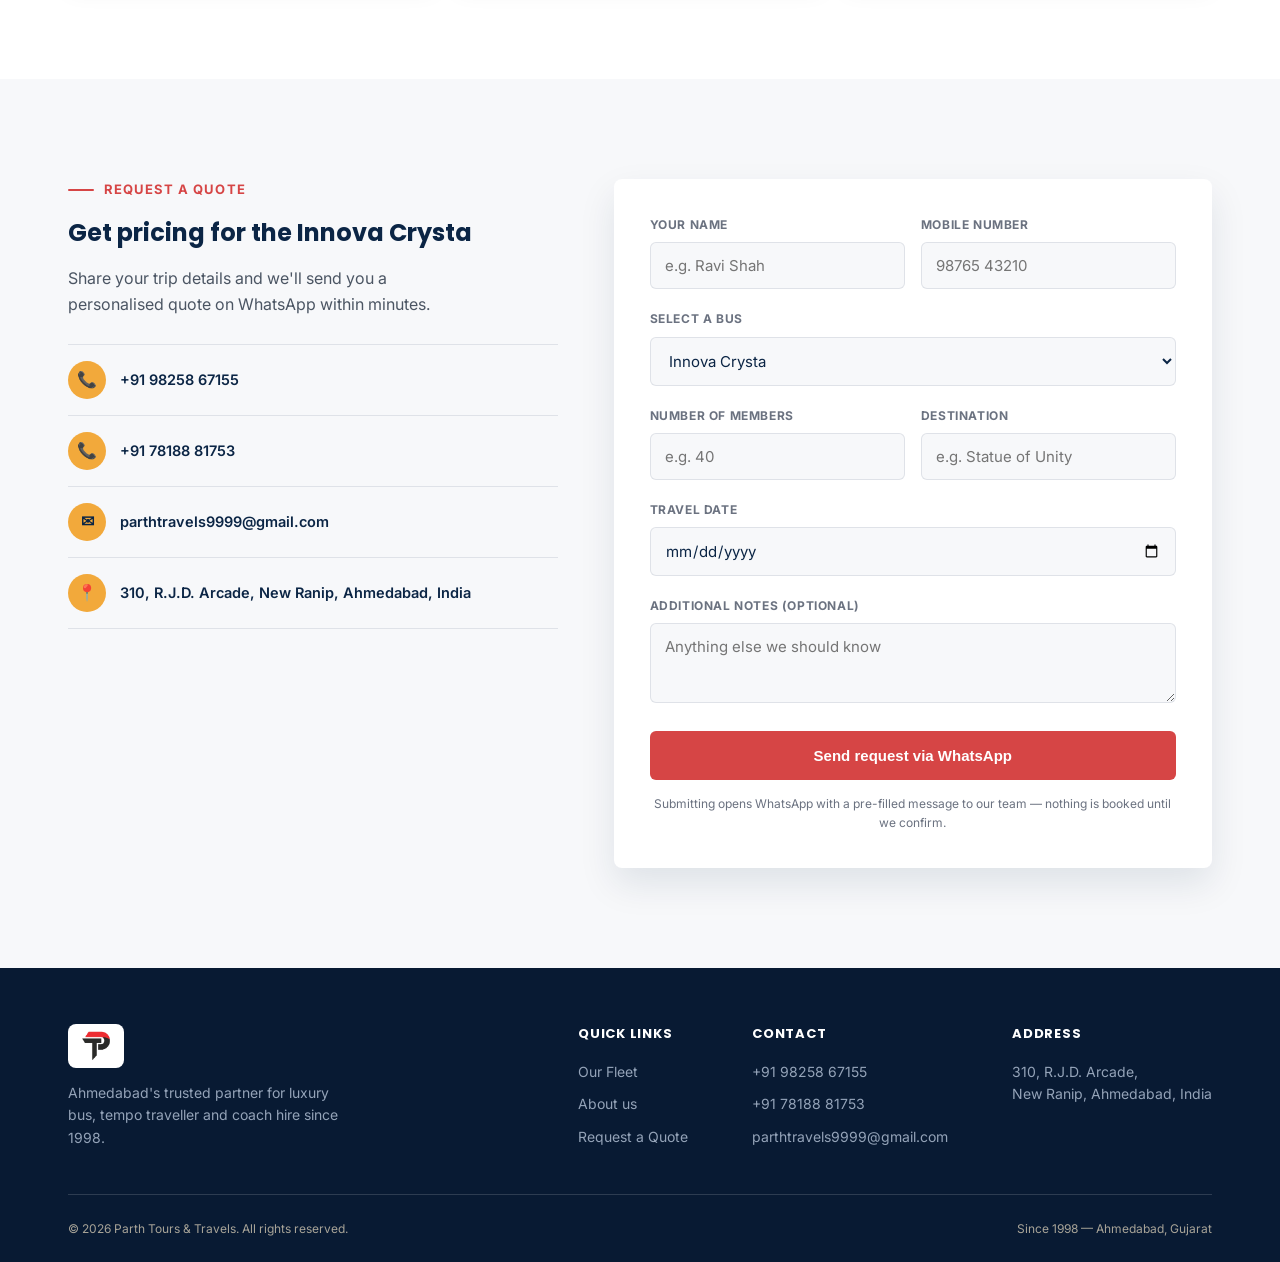
<file: buses/innova-crysta.html>
<!DOCTYPE html>
<html lang="en">
<head>
<meta charset="UTF-8">
<meta name="viewport" content="width=device-width, initial-scale=1.0">
<link rel="icon" type="image/jpeg" href="../images/Parth Travels Logo_page-0001.jpg">
<title>Innova Crysta — Parth Tours & Travels</title>
<meta name="description" content="Innova Crysta hire in Ahmedabad — a premium car for comfortable family travel and airport transfers.">
<link rel="preconnect" href="https://fonts.googleapis.com">
<link rel="preconnect" href="https://fonts.gstatic.com" crossorigin>
<link href="https://fonts.googleapis.com/css2?family=Poppins:wght@400;500;600;700;800&family=Inter:wght@400;500;600&display=swap" rel="stylesheet">
<link rel="stylesheet" href="../style.css">
</head>
<body>

<div class="topbar">
  <div class="wrap">
    <span>Mon – Sun · 9:00 AM to 5:00 PM · 24/7 Booking</span>
    <div class="tb-right">
      <a href="tel:+919825867155">📞 +91 98258 67155</a>
    </div>
  </div>
</div>

<header>
  <nav class="wrap">
    <a href="../index.html" class="brand">
      <img src="../images/Parth Travels Logo_page-0001.jpg" alt="Parth Tours and Travels logo">
    </a>
    <div class="nav-links" id="navLinks">
      <a href="../index.html">Home</a>
      <a href="../index.html#buses">Our Buses</a>
      <a href="../index.html#about">About</a>
      <a href="../index.html#quote">Contact</a>
    </div>
    <a href="../index.html#quote" class="nav-cta">Request a Quote</a>
    <button class="nav-toggle" id="navToggle" aria-label="Toggle menu"><span></span><span></span><span></span></button>
  </nav>
</header>

<div class="wrap breadcrumb">
  <a href="../index.html#buses">← Back to all buses</a>
</div>

<section class="bus-hero">
  <div class="wrap bus-hero-grid">
    <div class="bus-hero-photo reveal">
      <img src="../images/innova.jpeg" alt="Innova Crysta">
    </div>
    <div class="bus-hero-copy reveal d1">
      <span class="bus-tag">6 Seats</span>
      <h1>Innova Crysta</h1>
      <p>Premium Innova Crysta car for comfortable family travel and airport transfers.</p>
      <div class="hero-actions">
        <a href="#quote" class="btn-amber">Get a Quote</a>
        <a href="https://wa.me/919825867155" target="_blank" class="btn-outline dark">Chat on WhatsApp</a>
      </div>
    </div>
  </div>
</section>

<section>
  <div class="wrap">
    <div class="section-head reveal">
      <div class="eyebrow">Facilities & Amenities</div>
      <h2>What's included with this bus</h2>
    </div>
    <ul class="amenities-grid reveal d1">
      <li>Comfortable cushioned seating</li>
      <li>Ample luggage space</li>
      <li>Well-ventilated cabin</li>
      <li>Experienced professional driver</li>
      <li>First-aid kit on board</li>
    </ul>
  </div>
</section>

<section style="background:#fff;">
  <div class="wrap">
    <div class="section-head reveal">
      <div class="eyebrow">You may also like</div>
      <h2>Other buses in our fleet</h2>
    </div>
    <div class="related-grid">
      <div class="fleet-card reveal">
        <div class="fleet-img"><span class="fleet-badge">4x4 · 49 Seats</span><img src="../images/4x4.jpeg" alt="49 Seater 4x4 Air Suspension Bus"></div>
        <div class="fleet-body">
          <h3>49 Seater 4x4 Air Suspension Bus</h3>
          <div class="fleet-actions">
            <a class="more" href="49-seater-4x4-air-suspension-bus.html">More info <span class="arrow">→</span></a>
          </div>
        </div>
      </div>
      <div class="fleet-card reveal">
        <div class="fleet-img"><span class="fleet-badge">AC · 49 Seats</span><img src="../images/49 ac.jpeg" alt="49 Seater AC Bus"></div>
        <div class="fleet-body">
          <h3>49 Seater AC Bus</h3>
          <div class="fleet-actions">
            <a class="more" href="49-seater-ac-bus.html">More info <span class="arrow">→</span></a>
          </div>
        </div>
      </div>
      <div class="fleet-card reveal">
        <div class="fleet-img"><span class="fleet-badge">AC · 37 Seats</span><img src="../images/37 ac.jpeg" alt="37 Seater AC Bus"></div>
        <div class="fleet-body">
          <h3>37 Seater AC Bus</h3>
          <div class="fleet-actions">
            <a class="more" href="37-seater-ac-bus.html">More info <span class="arrow">→</span></a>
          </div>
        </div>
      </div>
    </div>
  </div>
</section>

<section id="quote">
  <div class="wrap inquiry-grid">
    <div class="inquiry-info reveal">
      <div class="eyebrow">Request a Quote</div>
      <h3>Get pricing for the Innova Crysta</h3>
      <p>Share your trip details and we'll send you a personalised quote on WhatsApp within minutes.</p>
      <a class="contact-line" href="tel:+919825867155"><span class="ic">📞</span> +91 98258 67155</a>
      <a class="contact-line" href="tel:+917818881753"><span class="ic">📞</span> +91 78188 81753</a>
      <a class="contact-line" href="mailto:parthtravels9999@gmail.com"><span class="ic">✉</span> parthtravels9999@gmail.com</a>
      <a class="contact-line" href="https://www.google.com/maps/search/?api=1&query=310%2C+R.J.D.+Arcade%2C+New+Ranip%2C+Ahmedabad%2C+India" target="_blank" rel="noopener"><span class="ic">📍</span> 310, R.J.D. Arcade, New Ranip, Ahmedabad, India</a>
    </div>
    <form id="quoteForm" class="quote-form reveal d1">
      <div class="field-row">
        <div class="field">
          <label for="q_name">Your name</label>
          <input type="text" id="q_name" required placeholder="e.g. Ravi Shah">
        </div>
        <div class="field">
          <label for="q_mobile">Mobile number</label>
          <input type="tel" id="q_mobile" required placeholder="98765 43210">
        </div>
      </div>
      <div class="field">
        <label for="q_vehicle">Select a bus</label>
        <select id="q_vehicle" required>
          <option value="" disabled>Choose a vehicle</option>
          <option>49 Seater 4x4 Air Suspension Bus</option>
          <option>49 Seater AC Bus</option>
          <option>37 Seater AC Bus</option>
          <option>33 Seater AC Bus</option>
          <option>56 Seater AC/Non-AC Bus</option>
          <option>Urbania</option>
          <option>17 Seater Tempo Traveller</option>
          <option>14 Seater Tempo Traveller</option>
          <option>11 Seater Tempo Traveller</option>
          <option selected>Innova Crysta</option>
        </select>
      </div>
      <div class="field-row">
        <div class="field">
          <label for="q_members">Number of members</label>
          <input type="number" id="q_members" min="1" placeholder="e.g. 40">
        </div>
        <div class="field">
          <label for="q_destination">Destination</label>
          <input type="text" id="q_destination" required placeholder="e.g. Statue of Unity">
        </div>
      </div>
      <div class="field">
        <label for="q_date">Travel date</label>
        <input type="date" id="q_date" required>
      </div>
      <div class="field">
        <label for="q_notes">Additional notes (optional)</label>
        <textarea id="q_notes" placeholder="Anything else we should know"></textarea>
      </div>
      <button type="submit" class="submit-btn">Send request via WhatsApp</button>
      <p class="form-note">Submitting opens WhatsApp with a pre-filled message to our team — nothing is booked until we confirm.</p>
    </form>
  </div>
</section>

<footer>
  <div class="wrap">
    <div class="footer-grid">
      <div class="footer-brand">
        <img src="../images/Parth Travels Logo_page-0001.jpg" alt="Parth Tours and Travels logo" style="background:#fff; padding:6px 12px; border-radius:8px;">
        <p>Ahmedabad's trusted partner for luxury bus, tempo traveller and coach hire since 1998.</p>
      </div>
      <div class="footer-cols">
        <div>
          <h4>Quick Links</h4>
          <a href="../index.html#buses">Our Fleet</a>
          <a href="../index.html#about">About us</a>
          <a href="../index.html#quote">Request a Quote</a>
        </div>
        <div>
          <h4>Contact</h4>
          <p>+91 98258 67155</p>
          <p>+91 78188 81753</p>
          <p><a href="mailto:parthtravels9999@gmail.com">parthtravels9999@gmail.com</a></p>
        </div>
        <div>
          <h4>Address</h4>
          <p><a href="https://www.google.com/maps/search/?api=1&query=310%2C+R.J.D.+Arcade%2C+New+Ranip%2C+Ahmedabad%2C+India" target="_blank" rel="noopener">310, R.J.D. Arcade,<br>New Ranip, Ahmedabad, India</a></p>
        </div>
      </div>
    </div>
    <div class="footer-bottom">
      <span>© <span id="year"></span> Parth Tours & Travels. All rights reserved.</span>
      <span>Since 1998 — Ahmedabad, Gujarat</span>
    </div>
  </div>
</footer>

<div class="float-actions">
  <a class="float-btn wa" id="floatWa" href="#" target="_blank" aria-label="WhatsApp us">💬</a>
  <a class="float-btn call" href="tel:+919825867155" aria-label="Call us">📞</a>
</div>

<div id="toast"></div>

<script src="../script.js"></script>
</body>
</html>
</file>
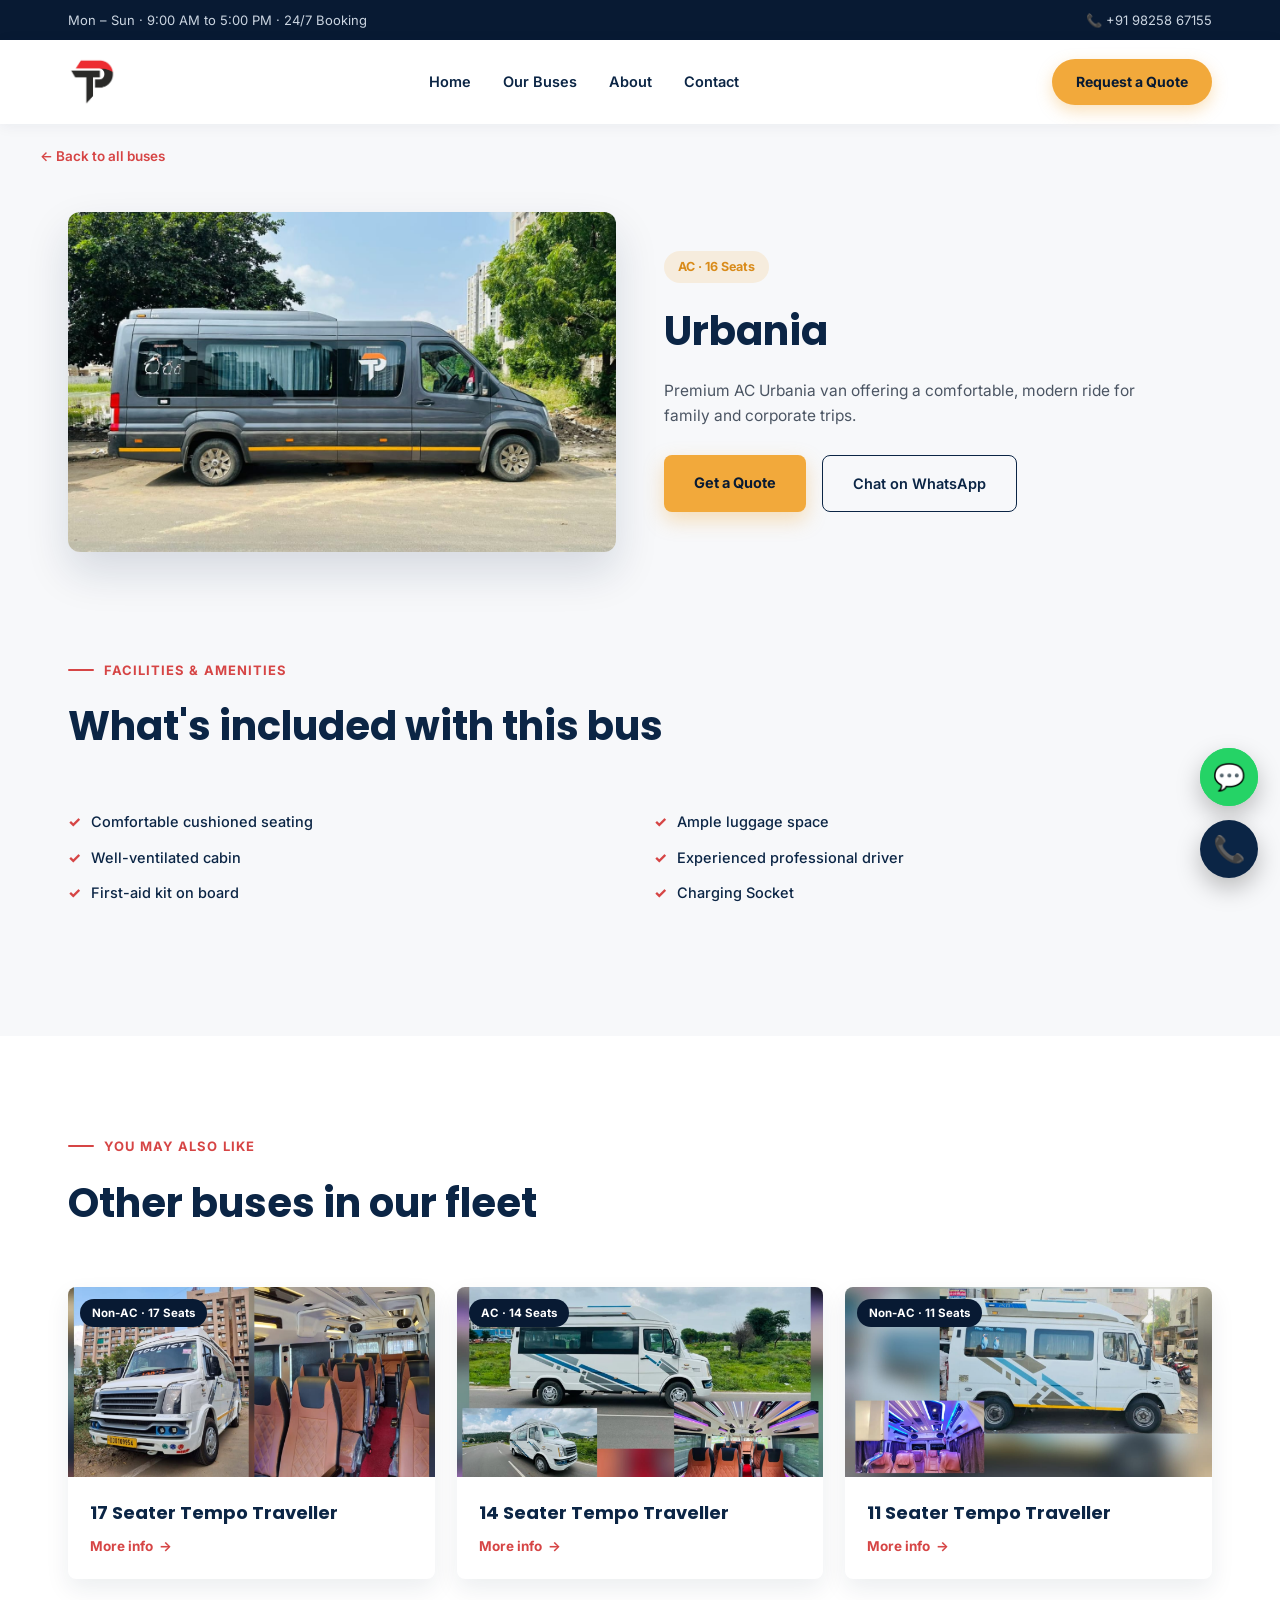
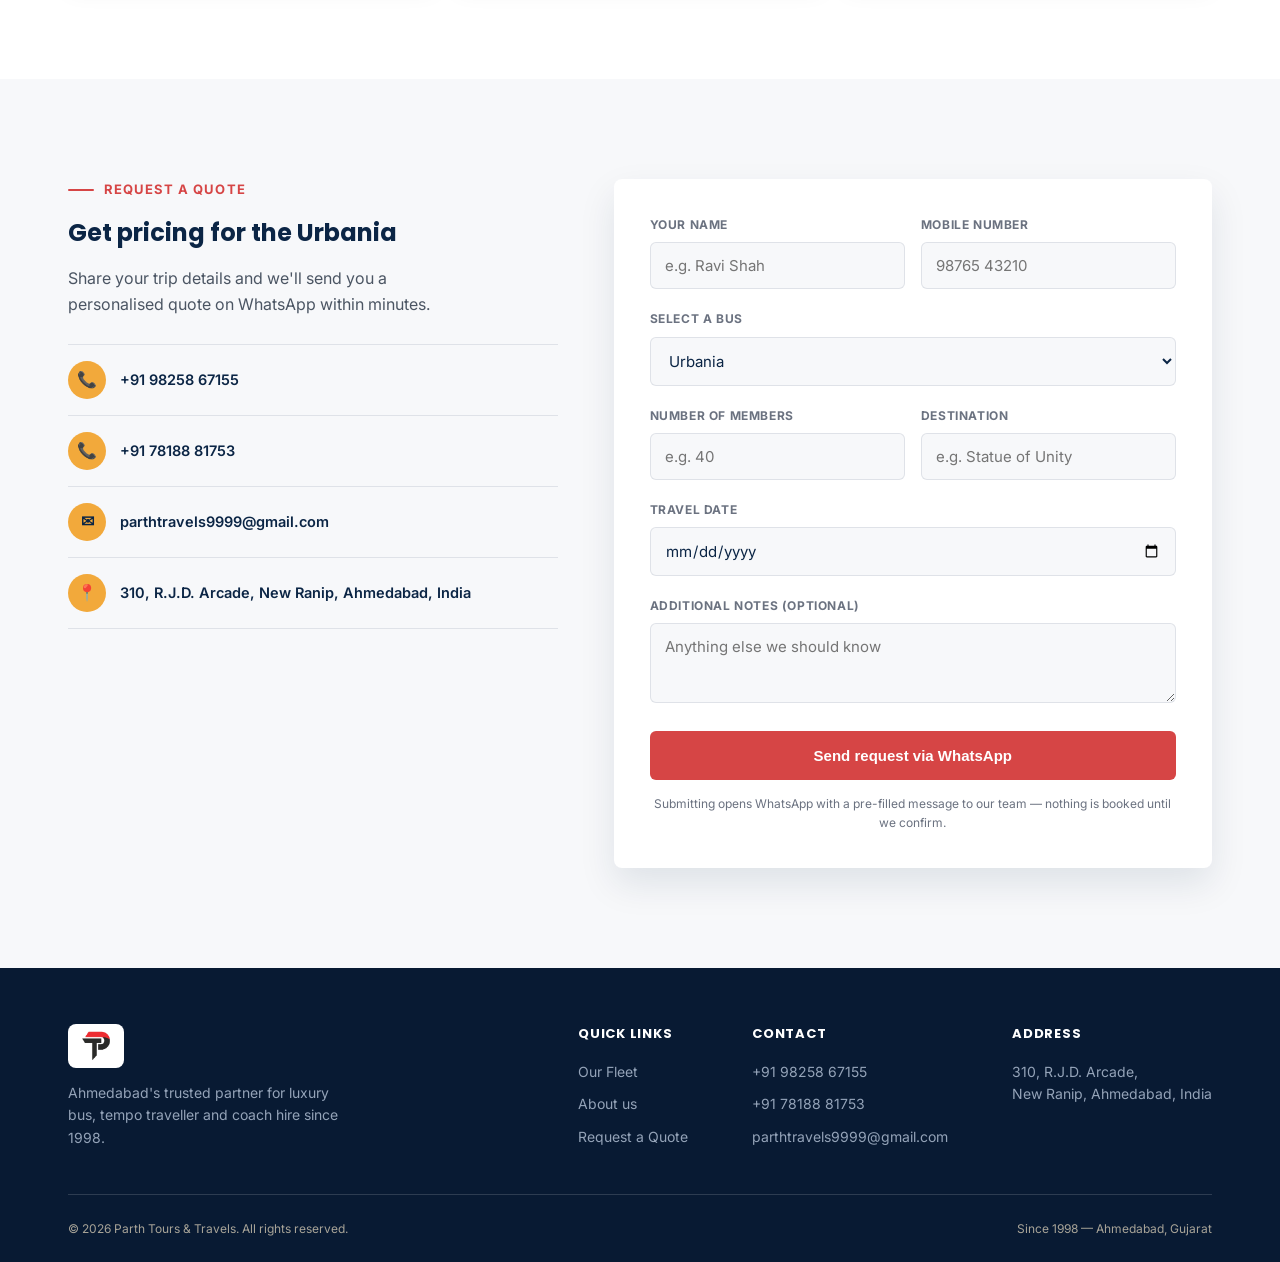
<file: buses/urbania.html>
<!DOCTYPE html>
<html lang="en">
<head>
<meta charset="UTF-8">
<meta name="viewport" content="width=device-width, initial-scale=1.0">
<link rel="icon" type="image/jpeg" href="../images/Parth Travels Logo_page-0001.jpg">
<title>Urbania — Parth Tours & Travels</title>
<meta name="description" content="Urbania hire in Ahmedabad — a premium, air-conditioned van for family and corporate trips.">
<link rel="preconnect" href="https://fonts.googleapis.com">
<link rel="preconnect" href="https://fonts.gstatic.com" crossorigin>
<link href="https://fonts.googleapis.com/css2?family=Poppins:wght@400;500;600;700;800&family=Inter:wght@400;500;600&display=swap" rel="stylesheet">
<link rel="stylesheet" href="../style.css">
</head>
<body>

<div class="topbar">
  <div class="wrap">
    <span>Mon – Sun · 9:00 AM to 5:00 PM · 24/7 Booking</span>
    <div class="tb-right">
      <a href="tel:+919825867155">📞 +91 98258 67155</a>
    </div>
  </div>
</div>

<header>
  <nav class="wrap">
    <a href="../index.html" class="brand">
      <img src="../images/Parth Travels Logo_page-0001.jpg" alt="Parth Tours and Travels logo">
    </a>
    <div class="nav-links" id="navLinks">
      <a href="../index.html">Home</a>
      <a href="../index.html#buses">Our Buses</a>
      <a href="../index.html#about">About</a>
      <a href="../index.html#quote">Contact</a>
    </div>
    <a href="../index.html#quote" class="nav-cta">Request a Quote</a>
    <button class="nav-toggle" id="navToggle" aria-label="Toggle menu"><span></span><span></span><span></span></button>
  </nav>
</header>

<div class="wrap breadcrumb">
  <a href="../index.html#buses">← Back to all buses</a>
</div>

<section class="bus-hero">
  <div class="wrap bus-hero-grid">
    <div class="bus-hero-photo reveal">
      <img src="../images/urbania.jpeg" alt="Urbania">
    </div>
    <div class="bus-hero-copy reveal d1">
      <span class="bus-tag">AC · 16 Seats</span>
      <h1>Urbania</h1>
      <p>Premium AC Urbania van offering a comfortable, modern ride for family and corporate trips.</p>
      <div class="hero-actions">
        <a href="#quote" class="btn-amber">Get a Quote</a>
        <a href="https://wa.me/919825867155" target="_blank" class="btn-outline dark">Chat on WhatsApp</a>
      </div>
    </div>
  </div>
</section>

<section>
  <div class="wrap">
    <div class="section-head reveal">
      <div class="eyebrow">Facilities & Amenities</div>
      <h2>What's included with this bus</h2>
    </div>
    <ul class="amenities-grid reveal d1">
      <li>Comfortable cushioned seating</li>
      <li>Ample luggage space</li>
      <li>Well-ventilated cabin</li>
      <li>Experienced professional driver</li>
      <li>First-aid kit on board</li>
       <li>Charging Socket </li>  
    </ul>
  </div>
</section>

<section style="background:#fff;">
  <div class="wrap">
    <div class="section-head reveal">
      <div class="eyebrow">You may also like</div>
      <h2>Other buses in our fleet</h2>
    </div>
    <div class="related-grid">
      <div class="fleet-card reveal">
        <div class="fleet-img"><span class="fleet-badge">Non-AC · 17 Seats</span><img src="../images/17.jpeg" alt="17 Seater Tempo Traveller"></div>
        <div class="fleet-body">
          <h3>17 Seater Tempo Traveller</h3>
          <div class="fleet-actions">
            <a class="more" href="17-seater-tempo-traveller.html">More info <span class="arrow">→</span></a>
          </div>
        </div>
      </div>
      <div class="fleet-card reveal">
        <div class="fleet-img"><span class="fleet-badge">AC · 14 Seats</span><img src="../images/14.jpeg" alt="14 Seater Tempo Traveller"></div>
        <div class="fleet-body">
          <h3>14 Seater Tempo Traveller</h3>
          <div class="fleet-actions">
            <a class="more" href="14-seater-tempo-traveller.html">More info <span class="arrow">→</span></a>
          </div>
        </div>
      </div>
      <div class="fleet-card reveal">
        <div class="fleet-img"><span class="fleet-badge">Non-AC · 11 Seats</span><img src="../images/11.jpeg" alt="11 Seater Tempo Traveller"></div>
        <div class="fleet-body">
          <h3>11 Seater Tempo Traveller</h3>
          <div class="fleet-actions">
            <a class="more" href="11-seater-tempo-traveller.html">More info <span class="arrow">→</span></a>
          </div>
        </div>
      </div>
    </div>
  </div>
</section>

<section id="quote">
  <div class="wrap inquiry-grid">
    <div class="inquiry-info reveal">
      <div class="eyebrow">Request a Quote</div>
      <h3>Get pricing for the Urbania</h3>
      <p>Share your trip details and we'll send you a personalised quote on WhatsApp within minutes.</p>
      <a class="contact-line" href="tel:+919825867155"><span class="ic">📞</span> +91 98258 67155</a>
      <a class="contact-line" href="tel:+917818881753"><span class="ic">📞</span> +91 78188 81753</a>
      <a class="contact-line" href="mailto:parthtravels9999@gmail.com"><span class="ic">✉</span> parthtravels9999@gmail.com</a>
      <a class="contact-line" href="https://www.google.com/maps/search/?api=1&query=310%2C+R.J.D.+Arcade%2C+New+Ranip%2C+Ahmedabad%2C+India" target="_blank" rel="noopener"><span class="ic">📍</span> 310, R.J.D. Arcade, New Ranip, Ahmedabad, India</a>
    </div>
    <form id="quoteForm" class="quote-form reveal d1">
      <div class="field-row">
        <div class="field">
          <label for="q_name">Your name</label>
          <input type="text" id="q_name" required placeholder="e.g. Ravi Shah">
        </div>
        <div class="field">
          <label for="q_mobile">Mobile number</label>
          <input type="tel" id="q_mobile" required placeholder="98765 43210">
        </div>
      </div>
      <div class="field">
        <label for="q_vehicle">Select a bus</label>
        <select id="q_vehicle" required>
          <option value="" disabled>Choose a vehicle</option>
          <option>49 Seater 4x4 Air Suspension Bus</option>
          <option>49 Seater AC Bus</option>
          <option>37 Seater AC Bus</option>
          <option>33 Seater AC Bus</option>
          <option>56 Seater AC/Non-AC Bus</option>
          <option selected>Urbania</option>
          <option>17 Seater Tempo Traveller</option>
          <option>14 Seater Tempo Traveller</option>
          <option>11 Seater Tempo Traveller</option>
          <option>Innova Crysta</option>
        </select>
      </div>
      <div class="field-row">
        <div class="field">
          <label for="q_members">Number of members</label>
          <input type="number" id="q_members" min="1" placeholder="e.g. 40">
        </div>
        <div class="field">
          <label for="q_destination">Destination</label>
          <input type="text" id="q_destination" required placeholder="e.g. Statue of Unity">
        </div>
      </div>
      <div class="field">
        <label for="q_date">Travel date</label>
        <input type="date" id="q_date" required>
      </div>
      <div class="field">
        <label for="q_notes">Additional notes (optional)</label>
        <textarea id="q_notes" placeholder="Anything else we should know"></textarea>
      </div>
      <button type="submit" class="submit-btn">Send request via WhatsApp</button>
      <p class="form-note">Submitting opens WhatsApp with a pre-filled message to our team — nothing is booked until we confirm.</p>
    </form>
  </div>
</section>

<footer>
  <div class="wrap">
    <div class="footer-grid">
      <div class="footer-brand">
        <img src="../images/Parth Travels Logo_page-0001.jpg" alt="Parth Tours and Travels logo" style="background:#fff; padding:6px 12px; border-radius:8px;">
        <p>Ahmedabad's trusted partner for luxury bus, tempo traveller and coach hire since 1998.</p>
      </div>
      <div class="footer-cols">
        <div>
          <h4>Quick Links</h4>
          <a href="../index.html#buses">Our Fleet</a>
          <a href="../index.html#about">About us</a>
          <a href="../index.html#quote">Request a Quote</a>
        </div>
        <div>
          <h4>Contact</h4>
          <p>+91 98258 67155</p>
          <p>+91 78188 81753</p>
          <p><a href="mailto:parthtravels9999@gmail.com">parthtravels9999@gmail.com</a></p>
        </div>
        <div>
          <h4>Address</h4>
          <p><a href="https://www.google.com/maps/search/?api=1&query=310%2C+R.J.D.+Arcade%2C+New+Ranip%2C+Ahmedabad%2C+India" target="_blank" rel="noopener">310, R.J.D. Arcade,<br>New Ranip, Ahmedabad, India</a></p>
        </div>
      </div>
    </div>
    <div class="footer-bottom">
      <span>© <span id="year"></span> Parth Tours & Travels. All rights reserved.</span>
      <span>Since 1998 — Ahmedabad, Gujarat</span>
    </div>
  </div>
</footer>

<div class="float-actions">
  <a class="float-btn wa" id="floatWa" href="#" target="_blank" aria-label="WhatsApp us">💬</a>
  <a class="float-btn call" href="tel:+919825867155" aria-label="Call us">📞</a>
</div>

<div id="toast"></div>

<script src="../script.js"></script>
</body>
</html>
</file>
<file: style.css>
:root{
  --navy:#0B2545;
  --navy-deep:#081a33;
  --amber:#F2A93B;
  --red:#D64545;
  --off-white:#F7F8FA;
  --grey:#6B7280;
  --line:rgba(11,37,69,0.1);
  --radius:8px;
  --owner-whatsapp:"919825867155";
}
*{box-sizing:border-box; margin:0; padding:0;}
html{scroll-behavior:smooth;}
body{font-family:'Inter', sans-serif; color:var(--navy); background:var(--off-white); line-height:1.6; overflow-x:hidden;}
h1,h2,h3,h4{font-family:'Poppins', sans-serif; font-weight:700; color:var(--navy);}
a{text-decoration:none; color:inherit;}
img{ display:block;}
.wrap{max-width:1200px; margin:0 auto; padding:0 28px;}
@media(max-width:640px){.wrap{padding:0 18px;}}
ul{list-style:none;}

.reveal{opacity:0; transform:translateY(28px); transition:opacity .7s ease, transform .7s ease;}
.reveal.in{opacity:1; transform:translateY(0);}
.reveal.d1{transition-delay:.08s;}
.reveal.d2{transition-delay:.16s;}
.reveal.d3{transition-delay:.24s;}
@media (prefers-reduced-motion: reduce){
  .reveal{opacity:1; transform:none; transition:none;}
  *{animation:none !important;}
}

.topbar{background:var(--navy-deep); color:#cbd5e1; font-size:13px;}
.topbar .wrap{display:flex; justify-content:space-between; align-items:center; height:40px; flex-wrap:wrap; gap:8px;}
.topbar a{color:#cbd5e1;}
.topbar .tb-right{display:flex; gap:20px;}
@media(max-width:700px){.topbar .tb-right{display:none;}}

header{position:sticky; top:0; z-index:60; background:#fff; box-shadow:0 2px 14px rgba(11,37,69,.06);}
nav.wrap{display:flex; align-items:center; justify-content:space-between; height:84px;}
.brand{display:flex; align-items:center; gap:12px;}
.brand img{height:48px; width:auto;}
.nav-links{display:flex; gap:32px; font-weight:600; font-size:14.5px;}
.nav-links a{position:relative; padding:6px 0; color:var(--navy);}
.nav-links a::after{content:""; position:absolute; left:0; bottom:0; height:2px; width:0; background:var(--amber); transition:width .25s ease;}
.nav-links a:hover::after{width:100%;}
.nav-cta{background:var(--amber); color:var(--navy-deep); padding:12px 24px; border-radius:999px; font-weight:700; font-size:14px; transition:transform .2s ease, box-shadow .2s ease; box-shadow:0 6px 16px rgba(242,169,59,.35);}
.nav-cta:hover{transform:translateY(-2px); box-shadow:0 10px 22px rgba(242,169,59,.45);}
.nav-toggle{display:none; flex-direction:column; gap:5px; background:none; border:none; cursor:pointer;}
.nav-toggle span{width:24px; height:2px; background:var(--navy);}
@media(max-width:900px){
  .nav-links{position:absolute; top:84px; left:0; right:0; background:#fff; flex-direction:column; gap:0; max-height:0; overflow:hidden; transition:max-height .3s ease; box-shadow:0 8px 14px rgba(11,37,69,.08);}
  .nav-links.open{max-height:400px;}
  .nav-links a{padding:16px 28px; border-top:1px solid var(--line); display:block;}
  .nav-cta{display:none;}
  .nav-toggle{display:flex;}
}

.breadcrumb{padding:22px 0 0; font-size:13.5px; font-weight:600; color:var(--grey);}
.breadcrumb a{color:var(--red);}
.breadcrumb a:hover{text-decoration:underline;}

.hero{position:relative; background:linear-gradient(120deg, var(--navy) 0%, var(--navy-deep) 100%); color:#fff; padding:88px 0 110px; overflow:hidden;}
.hero::before{content:""; position:absolute; right:-10%; top:-20%; width:640px; height:640px; border-radius:50%; background:radial-gradient(circle, rgba(242,169,59,.22), transparent 70%);}
.hero .wrap{position:relative; display:grid; grid-template-columns:1.05fr .95fr; gap:48px; align-items:center;}
.hero-badge{display:inline-flex; align-items:center; gap:8px; background:rgba(242,169,59,.15); color:var(--amber); padding:8px 16px; border-radius:999px; font-size:13px; font-weight:600; margin-bottom:22px;}
.hero-rotator{position:relative; height:130px; margin-bottom:14px;}
.hero-rotator h1{position:absolute; inset:0; font-size:clamp(32px,4.2vw,50px); line-height:1.12; color:#fff; opacity:0; transform:translateY(16px); transition:opacity .6s ease, transform .6s ease;}
.hero-rotator h1.active{opacity:1; transform:translateY(0);}
.hero-rotator h1 span{color:var(--amber);}
.hero p.lede{color:#c9d3e0; font-size:17px; max-width:480px; margin-bottom:32px;}
.hero-actions{display:flex; gap:16px; flex-wrap:wrap;}
.btn-amber{background:var(--amber); color:var(--navy-deep); font-weight:700; padding:16px 30px; border-radius:8px; font-size:14.5px; box-shadow:0 8px 20px rgba(242,169,59,.35); transition:transform .2s ease, box-shadow .2s ease; display:inline-block; border:none; cursor:pointer;}
.btn-amber:hover{transform:translateY(-3px); box-shadow:0 12px 26px rgba(242,169,59,.45);}
.btn-outline{border:1.5px solid rgba(255,255,255,.4); color:#fff; padding:16px 30px; border-radius:8px; font-size:14.5px; font-weight:600; transition:all .2s ease; display:inline-block;}
.btn-outline:hover{background:#fff; color:var(--navy-deep); border-color:#fff;}
.btn-outline.dark{border-color:var(--navy); color:var(--navy);}
.btn-outline.dark:hover{background:var(--navy); color:#fff;}

.hero-fleet{position:relative; height:400px;}
.hero-fleet img{position:absolute; border-radius:12px; box-shadow:0 24px 50px rgba(0,0,0,.35); animation:float 5s ease-in-out infinite;}
.hero-fleet img.f1{width:70%; top:6%; left:6%; z-index:2;}
.hero-fleet img.f2{width:42%; bottom:16%; right:0; z-index:3; animation-delay:.6s;}
.hero-fleet img.f3{width:36%; bottom:-4%; left:14%; z-index:1; animation-delay:1.1s;}
@keyframes float{0%,100%{transform:translateY(0);} 50%{transform:translateY(-14px);}}
@media(max-width:900px){.hero .wrap{grid-template-columns:1fr;} .hero-fleet{height:280px; margin-top:20px;}}

.stats{background:#fff; margin-top:-56px; position:relative; z-index:5;}
.stats .wrap{background:#fff; border-radius:var(--radius); box-shadow:0 18px 44px rgba(11,37,69,.12); display:grid; grid-template-columns:repeat(4,1fr); padding:36px 0;}
.stat-item{text-align:center; border-right:1px solid var(--line);}
.stat-item:last-child{border-right:none;}
.stat-item b{font-family:'Poppins',sans-serif; font-size:36px; color:var(--navy); display:block;}
.stat-item span{font-size:13px; color:var(--grey); text-transform:uppercase; letter-spacing:.05em;}
@media(max-width:700px){.stats .wrap{grid-template-columns:repeat(2,1fr); gap:24px 0;} .stat-item{border-right:none; border-bottom:1px solid var(--line); padding-bottom:16px;}}

section{padding:100px 0;}
@media(max-width:640px){section{padding:64px 0;}}
.eyebrow{color:var(--red); font-weight:700; font-size:13px; letter-spacing:.08em; text-transform:uppercase; display:flex; align-items:center; gap:10px; margin-bottom:14px;}
.eyebrow::before{content:""; width:26px; height:2px; background:var(--red); border-radius:2px;}
.section-head{max-width:640px; margin-bottom:52px;}
.section-head h2{font-size:clamp(28px,3.6vw,40px);}

.features-strip{background:#fff; padding:56px 0;}
.features-grid{display:grid; grid-template-columns:repeat(4,1fr); gap:26px;}
.feature-item{padding:6px;}
.feature-item .ico{width:48px; height:48px; border-radius:10px; background:rgba(242,169,59,.15); color:var(--amber-deep,#D98B1A); display:flex; align-items:center; justify-content:center; font-size:22px; margin-bottom:14px;}
.feature-item h3{font-size:16px; margin-bottom:6px;}
.feature-item p{font-size:13.5px; color:var(--grey);}
@media(max-width:800px){.features-grid{grid-template-columns:1fr 1fr;}}
@media(max-width:480px){.features-grid{grid-template-columns:1fr;}}

.about-grid{display:grid; grid-template-columns:.9fr 1.1fr; gap:60px; align-items:center;}
.about-photos{position:relative; height:420px;}
.about-photos img{position:relative; border-radius:12px; box-shadow:0 20px 40px rgba(11,37,69,.15); width:100%; height:100%; object-fit:cover;}
.exp-badge{position:absolute; top:-24px; left:-24px; background:var(--amber); color:var(--navy-deep); width:110px; height:110px; border-radius:50%; display:flex; flex-direction:column; align-items:center; justify-content:center; font-family:'Poppins',sans-serif; box-shadow:0 12px 26px rgba(242,169,59,.4); text-align:center; line-height:1.1; z-index:4; animation:pulseGlow 2.6s ease-in-out infinite;}
.exp-badge b{font-size:30px;}
.exp-badge span{font-size:11px; font-weight:600;}
@keyframes pulseGlow{0%,100%{box-shadow:0 12px 26px rgba(242,169,59,.4);} 50%{box-shadow:0 12px 34px rgba(242,169,59,.65);}}
.about-copy p{color:#4b5563; margin-bottom:16px;}
.about-points{display:grid; grid-template-columns:1fr 1fr; gap:14px 24px; margin:26px 0;}
.about-points li{display:flex; gap:10px; align-items:flex-start; font-size:14.5px; font-weight:500;}
.about-points li::before{content:"✓"; color:var(--red); font-weight:800;}
@media(max-width:860px){.about-grid{grid-template-columns:1fr;} .about-photos{margin-bottom:40px;}}

.fleet-grid{display:grid; grid-template-columns:repeat(3,1fr); gap:26px;}
.fleet-card{background:#fff; border-radius:var(--radius); overflow:hidden; box-shadow:0 10px 24px rgba(11,37,69,.08); transition:transform .35s ease, box-shadow .35s ease;}
.fleet-card:hover{transform:translateY(-8px); box-shadow:0 22px 40px rgba(11,37,69,.16);}
.fleet-img{height:190px; overflow:hidden; background:var(--off-white); position:relative;}
.fleet-img img{width:100%; height:100%; object-fit:cover; transition:transform .5s ease;}
.fleet-card:hover .fleet-img img{transform:scale(1.08);}
.fleet-badge{position:absolute; top:12px; left:12px; background:var(--navy-deep); color:#fff; font-size:11.5px; font-weight:700; padding:5px 12px; border-radius:999px;}
.fleet-body{padding:22px;}
.fleet-body h3{font-size:18px; margin-bottom:8px;}
.fleet-body p{font-size:13.5px; color:var(--grey); margin-bottom:16px;}
.fleet-actions{display:flex; gap:14px; align-items:center; flex-wrap:wrap;}
.fleet-actions .more{font-size:13.5px; font-weight:700; color:var(--red); display:inline-flex; align-items:center; gap:6px;}
.fleet-actions .more .arrow{transition:transform .2s ease;}
.fleet-actions .more:hover .arrow{transform:translateX(4px);}
.fleet-actions .quote-link{font-size:13.5px; font-weight:700; color:var(--navy); border:1.5px solid var(--line); padding:8px 14px; border-radius:6px; transition:all .2s ease;}
.fleet-actions .quote-link:hover{background:var(--navy); color:#fff; border-color:var(--navy);}
@media(max-width:900px){.fleet-grid{grid-template-columns:1fr 1fr;}}
@media(max-width:600px){.fleet-grid{grid-template-columns:1fr;}}

.bus-hero{padding:44px 0 8px;}
.bus-hero-grid{display:grid; grid-template-columns:1fr 1fr; gap:48px; align-items:center;}
.bus-hero-photo{border-radius:12px; overflow:hidden; box-shadow:0 20px 44px rgba(11,37,69,.14);}
.bus-hero-photo img{width:100%; height:340px; object-fit:cover;}
.bus-tag{display:inline-block; background:rgba(242,169,59,.15); color:#D98B1A; font-size:12.5px; font-weight:700; padding:6px 14px; border-radius:999px; margin-bottom:16px;}
.bus-hero-copy h1{font-size:clamp(28px,3.4vw,40px); margin-bottom:16px;}
.bus-hero-copy p{color:#4b5563; font-size:15.5px; margin-bottom:26px; max-width:480px;}
@media(max-width:860px){.bus-hero-grid{grid-template-columns:1fr;}}

.amenities-grid{display:grid; grid-template-columns:1fr 1fr; gap:12px 28px; margin:24px 0 32px;}
.amenities-grid li{display:flex; gap:10px; align-items:flex-start; font-size:14.5px; font-weight:500;}
.amenities-grid li::before{content:"✓"; color:var(--red); font-weight:800;}
@media(max-width:520px){.amenities-grid{grid-template-columns:1fr;}}

.related-grid{display:grid; grid-template-columns:repeat(3,1fr); gap:22px;}
@media(max-width:860px){.related-grid{grid-template-columns:1fr;}}

.why-strip{background:var(--navy); color:#fff;}
.why-grid{display:grid; grid-template-columns:repeat(3,1fr); gap:30px;}
.why-item{padding:28px; border-radius:var(--radius); background:rgba(255,255,255,.05); border:1px solid rgba(255,255,255,.1); transition:transform .3s ease, background .3s ease;}
.why-item:hover{transform:translateY(-6px); background:rgba(255,255,255,.09);}
.why-item .ico{width:48px; height:48px; border-radius:10px; background:var(--amber); display:flex; align-items:center; justify-content:center; font-size:22px; margin-bottom:16px;}
.why-item h3{color:#fff; font-size:17px; margin-bottom:8px;}
.why-item p{font-size:14px; color:#c9d3e0;}
@media(max-width:800px){.why-grid{grid-template-columns:1fr;}}

.inquiry-grid{display:grid; grid-template-columns:.9fr 1.1fr; gap:56px;}
.inquiry-info h3{font-size:24px; margin-bottom:14px;}
.inquiry-info p{color:#4b5563; margin-bottom:26px; max-width:400px;}
.contact-line{display:flex; gap:14px; align-items:center; padding:16px 0; border-top:1px solid var(--line); font-size:14.5px; font-weight:600;}
.contact-line:last-child{border-bottom:1px solid var(--line);}
.contact-line .ic{width:38px; height:38px; border-radius:50%; background:var(--amber); display:flex; align-items:center; justify-content:center; font-size:16px; flex-shrink:0;}
a.contact-line{color:inherit; text-decoration:none; cursor:pointer; transition:color .15s ease;}
a.contact-line:hover{color:var(--amber);}
form.quote-form{background:#fff; border-radius:var(--radius); padding:36px; box-shadow:0 16px 36px rgba(11,37,69,.1);}
.field{margin-bottom:20px;}
.field label{display:block; font-size:12px; text-transform:uppercase; letter-spacing:.05em; color:var(--grey); font-weight:700; margin-bottom:8px;}
.field input, .field select, .field textarea{width:100%; padding:13px 14px; border:1.5px solid var(--line); border-radius:6px; font-family:'Inter',sans-serif; font-size:15px; background:var(--off-white); color:var(--navy);}
.field textarea{resize:vertical; min-height:80px;}
.field input:focus, .field select:focus, .field textarea:focus{outline:none; border-color:var(--amber); box-shadow:0 0 0 3px rgba(242,169,59,.2);}
.field-row{display:grid; grid-template-columns:1fr 1fr; gap:16px;}
@media(max-width:520px){.field-row{grid-template-columns:1fr;}}
.submit-btn{width:100%; padding:16px; background:var(--red); color:#fff; font-weight:700; border:none; border-radius:6px; font-size:15px; cursor:pointer; display:flex; align-items:center; justify-content:center; gap:10px; transition:background .2s ease, transform .15s ease;}
.submit-btn:hover{background:#b83636; transform:translateY(-2px);}
.form-note{font-size:12px; color:var(--grey); margin-top:14px; text-align:center;}
@media(max-width:900px){.inquiry-grid{grid-template-columns:1fr;}}

footer{background:var(--navy-deep); color:#c9d3e0; padding:56px 0 24px;}
.footer-grid{display:flex; justify-content:space-between; flex-wrap:wrap; gap:32px; padding-bottom:36px; border-bottom:1px solid rgba(255,255,255,.15);}
.footer-brand img{height:44px; margin-bottom:14px;}
.footer-brand p{font-size:14px; max-width:280px; color:#94a3b8;}
.footer-cols{display:flex; gap:64px; flex-wrap:wrap;}
.footer-cols h4{color:#fff; font-size:13px; text-transform:uppercase; letter-spacing:.06em; margin-bottom:16px;}
.footer-cols a, .footer-cols p{display:block; font-size:14px; color:#94a3b8; margin-bottom:10px;}
.footer-cols a:hover{color:var(--amber);}
.footer-bottom{display:flex; justify-content:space-between; padding-top:24px; font-size:12px; color:#a8a498; flex-wrap:wrap; gap:10px;}

.float-actions{position:fixed; right:22px; bottom:22px; z-index:80; display:flex; flex-direction:column; gap:14px;}
.float-btn{width:58px; height:58px; border-radius:50%; display:flex; align-items:center; justify-content:center; font-size:26px; color:#fff; box-shadow:0 10px 24px rgba(0,0,0,.25); position:relative; transition:transform .2s ease;}
.float-btn:hover{transform:scale(1.08);}
.float-btn.wa{background:#25D366;}
.float-btn.call{background:var(--navy);}
.float-btn.wa::before{content:""; position:absolute; inset:0; border-radius:50%; border:2px solid #25D366; animation:ripple 2.2s ease-out infinite;}
@keyframes ripple{0%{transform:scale(1); opacity:.7;} 100%{transform:scale(1.9); opacity:0;}}

#toast{position:fixed; bottom:28px; left:50%; transform:translateX(-50%) translateY(20px); background:var(--navy-deep); color:#fff; padding:16px 24px; border-radius:8px; font-size:14px; opacity:0; pointer-events:none; transition:all .3s ease; z-index:100; max-width:90vw; text-align:center;}
#toast.show{opacity:1; transform:translateX(-50%) translateY(0);}
</file>
